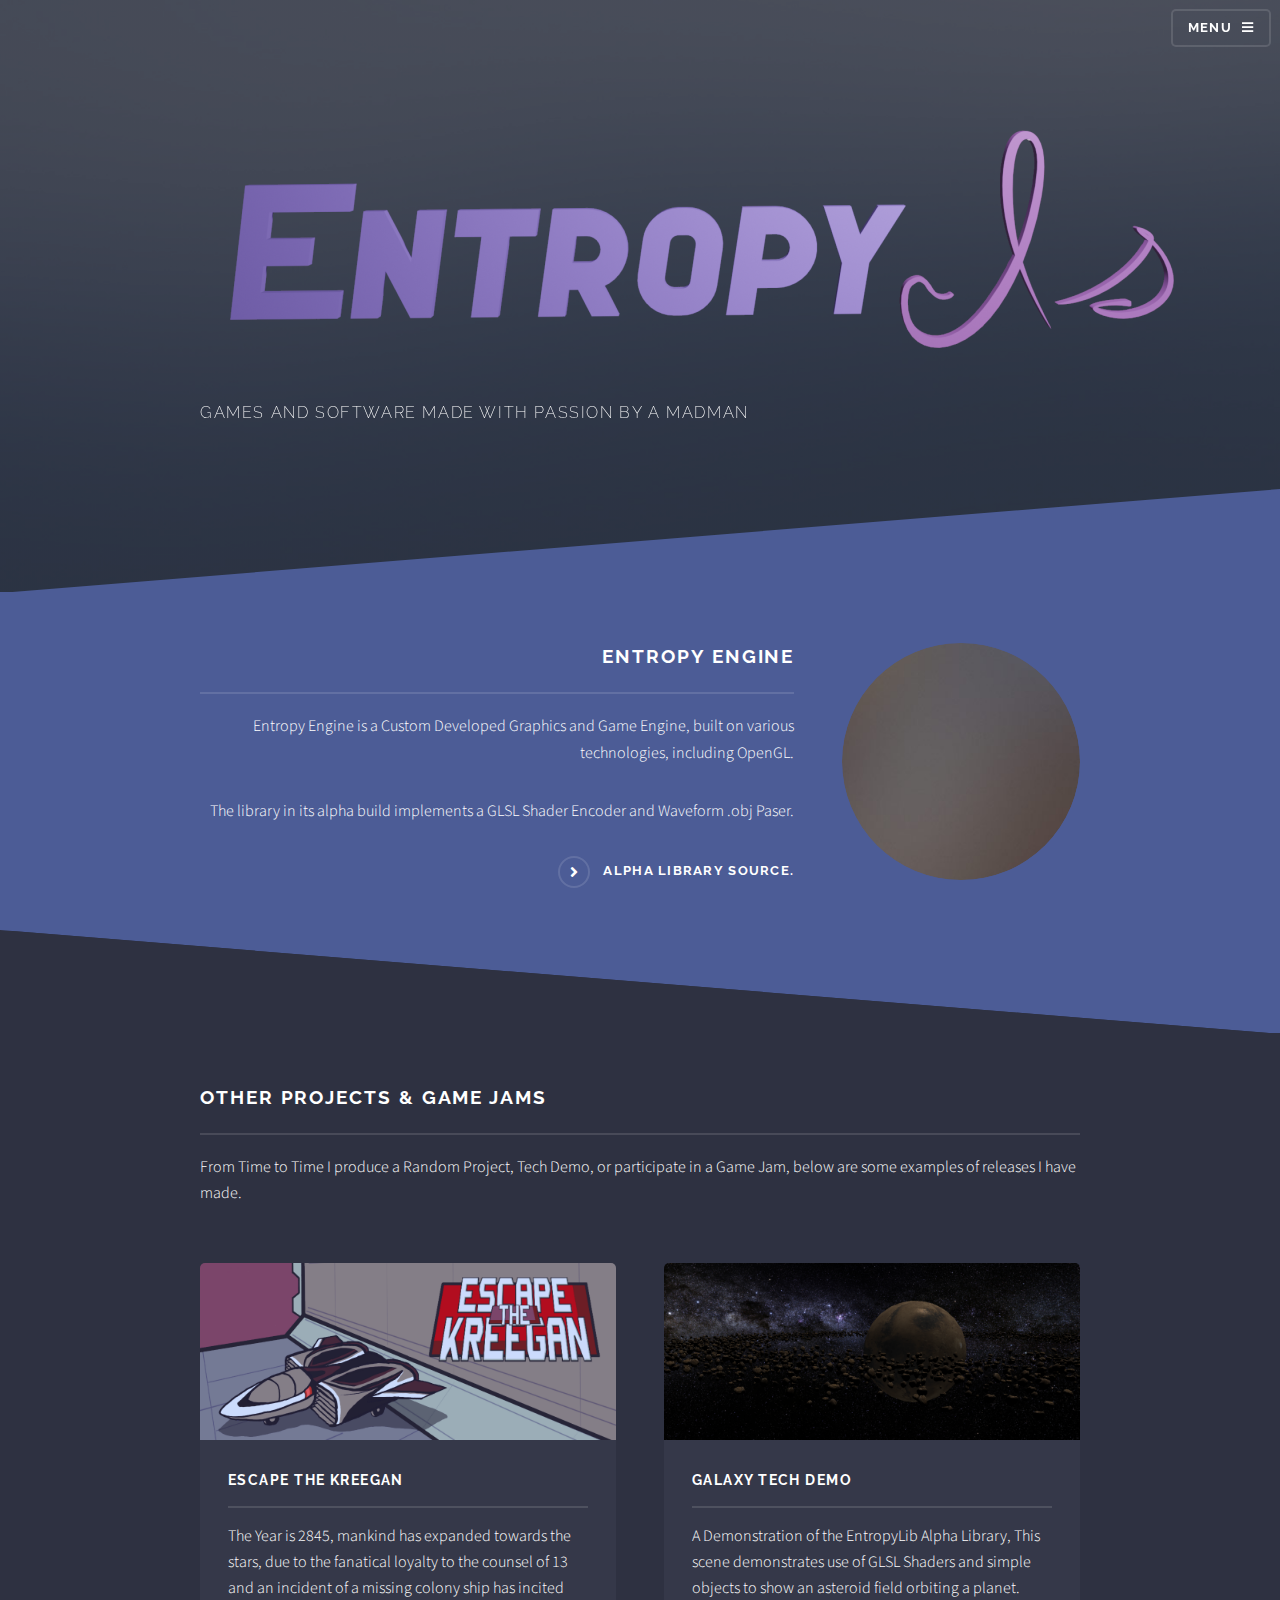
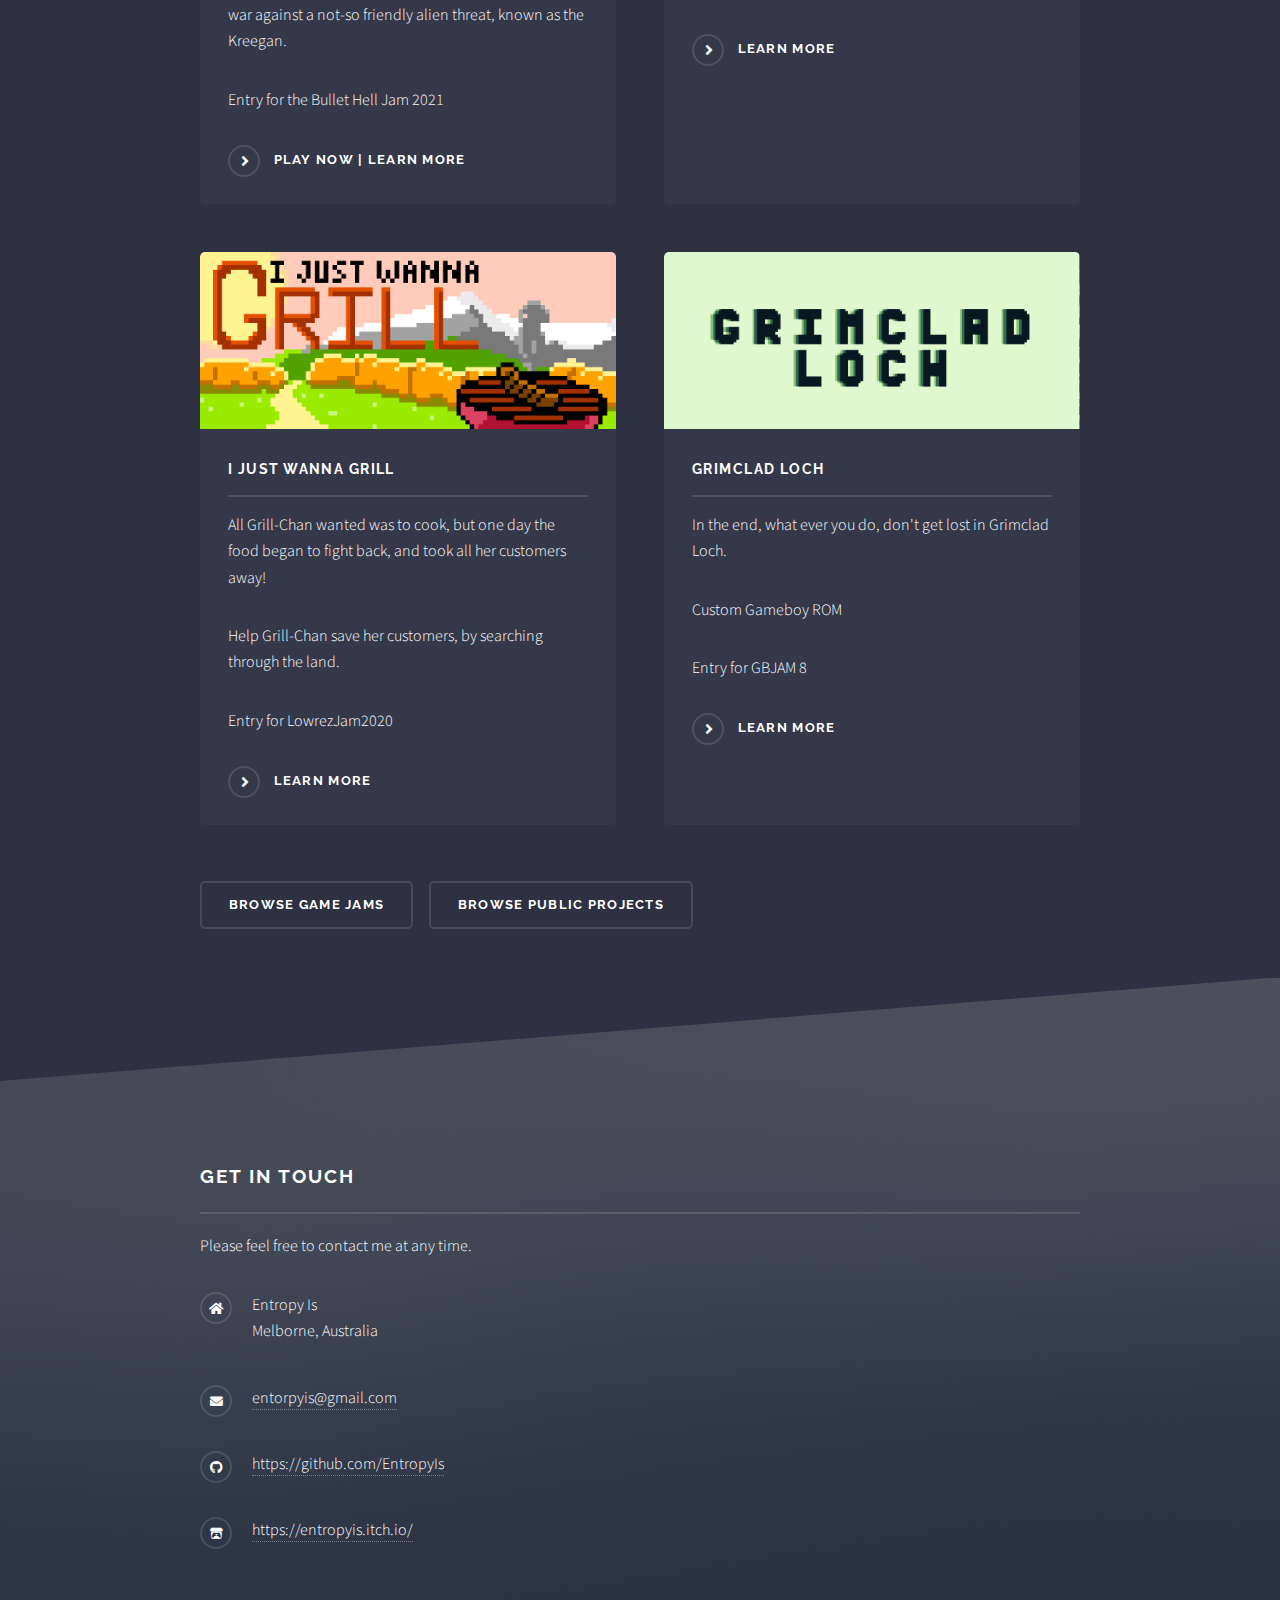
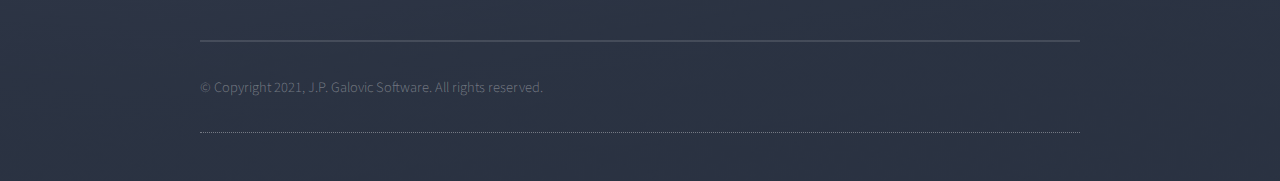
<file: index.html>
<!DOCTYPE HTML>
<!--
	Solid State by HTML5 UP
	html5up.net | @ajlkn
	Free for personal and commercial use under the CCA 3.0 license (html5up.net/license)
-->
<html>
	<head>
		<title>Entorpy Is</title>
		<meta charset="utf-8" />
		<meta name="viewport" content="width=device-width, initial-scale=1, user-scalable=no" />
		<link rel="stylesheet" href="assets/css/main.css" />
		<noscript><link rel="stylesheet" href="assets/css/noscript.css" /></noscript>
	</head>
	<body class="is-preload">

		<!-- Page Wrapper -->
			<div id="page-wrapper">

				<!-- Header -->
					<header id="header" class="alt">
						<h1><a href="index.html"><img src='images/eiv1_flat.png' alt="Entropy Is" /></a></h1>
						<nav>
							<a href="#menu">Menu</a>
						</nav>
					</header>

				<!-- Menu -->
					<nav id="menu">
						<div class="inner">
							<h2>Menu</h2>
							<ul class="links">
								<li><a href="index.html">Home</a></li>
							</ul>
							<a href="#" class="close">Close</a>
						</div>
					</nav>

				<!-- Banner -->
					<section id="banner">
						<div class="inner">
							<div class="logo"><img src='images/eiv1_flat.png' alt="Entropy Is" /></span></div>
							<p>Games And Software Made With Passion by a Madman</p>
						</div>
					</section>

				<!-- Wrapper -->
					<section id="wrapper">

						<!-- One -->
							<section id="one" class="wrapper spotlight style1">
								<div class="inner">
									<a href="#" class="image"><img src="images/pic01.jpg" alt="" /></a>
									<div class="content">
										<h2 class="major">Entropy Engine</h2>
										<p>Entropy Engine is a Custom Developed Graphics and Game Engine, built on various technologies, including OpenGL.</p>
										<p>The library in its alpha build implements a GLSL Shader Encoder and Waveform .obj Paser.</p>
										<a href="https://github.com/EntropyIs/EntropyLib" class="special">Alpha Library Source.</a>
									</div>
								</div>
							</section>

						<!-- Two
							<section id="two" class="wrapper alt spotlight style2">
								<div class="inner">
									<a href="#" class="image"><img src="images/pic02.jpg" alt="" /></a>
									<div class="content">
										<h2 class="major">Tempus adipiscing</h2>
										<p>Lorem ipsum dolor sit amet, etiam lorem adipiscing elit. Cras turpis ante, nullam sit amet turpis non, sollicitudin posuere urna. Mauris id tellus arcu. Nunc vehicula id nulla dignissim dapibus. Nullam ultrices, neque et faucibus viverra, ex nulla cursus.</p>
										<a href="#" class="special">Learn more</a>
									</div>
								</div>
							</section>

						<!-- Three
							<section id="three" class="wrapper spotlight style3">
								<div class="inner">
									<a href="#" class="image"><img src="images/pic03.jpg" alt="" /></a>
									<div class="content">
										<h2 class="major">Nullam dignissim</h2>
										<p>Lorem ipsum dolor sit amet, etiam lorem adipiscing elit. Cras turpis ante, nullam sit amet turpis non, sollicitudin posuere urna. Mauris id tellus arcu. Nunc vehicula id nulla dignissim dapibus. Nullam ultrices, neque et faucibus viverra, ex nulla cursus.</p>
										<a href="#" class="special">Learn more</a>
									</div>
								</div>
							</section>
						-->

						<!-- Four -->
							<section id="four" class="wrapper alt style1">
								<div class="inner">
									<h2 class="major">Other Projects & Game Jams</h2>
									<p>From Time to Time I produce a Random Project, Tech Demo, or participate in a Game Jam, below are some examples of releases I have made.</p>
									<section class="features">
										<article>
											<a href="#" class="image"><img src="images/escape_the_kreegan_banner.png" alt="" /></a>
											<h3 class="major">Escape The Kreegan</h3>
											<p>The Year is 2845, mankind has expanded towards the stars, due to the fanatical loyalty to the counsel of 13 and an incident of a missing colony ship has incited war against a not-so friendly alien threat, known as the Kreegan.</p>
											<p>Entry for the Bullet Hell Jam 2021</p>
											<a href="https://entropyis.itch.io/escape-kreegan" class="special">Play Now | Learn more</a>
										</article>
										<article>
											<a href="#" class="image"><img src="images/asteroids_demo.png" alt="" /></a>
											<h3 class="major">Galaxy Tech Demo</h3>
											<p>A Demonstration of the EntropyLib Alpha Library, This scene demonstrates use of GLSL Shaders and simple objects to show an asteroid field orbiting a planet.</p>
											<a href="https://github.com/EntropyIs/EntropyLib_Asteroids" class="special">Learn more</a>
										</article>
										<article>
											<a href="#" class="image"><img src="images/wanna_grill_banner.png" alt="I Just Wanna Grill." /></a>
											<h3 class="major">I Just Wanna Grill</h3>
											<p>All Grill-Chan wanted was to cook, but one day the food began to fight back, and took all her customers away!</p>
											<p>Help Grill-Chan save her customers, by searching through the land.</p>
											<p>Entry for LowrezJam2020</p>
											<a href="https://entropyis.itch.io/justwannagrill" class="special">Learn more</a>
										</article>
										<article>
											<a href="#" class="image"><img src="images/grimclad_loch_banner.png" alt="Grimclad Loch" /></a>
											<h3 class="major">Grimclad Loch</h3>
											<p>In the end, what ever you do, don't get lost in Grimclad Loch.</p>
											<p>Custom Gameboy ROM</p>
											<p>Entry for GBJAM 8</p>
											<a href="https://entropyis.itch.io/grimclad-loch" class="special">Learn more</a>
										</article>
									</section>
									<ul class="actions">
										<li><a href="https://entropyis.itch.io/" class="button">Browse Game Jams</a></li>
										<li><a href="https://github.com/EntropyIs" class="button">Browse Public Projects</a></li>
									</ul>
								</div>
							</section>

					</section>

				<!-- Footer -->
					<section id="footer">
						<div class="inner">
							<h2 class="major">Get in touch</h2>
							<p>Please feel free to contact me at any time.</p>
							<ul class="contact">
								<li class="icon solid fa-home">
									Entropy Is<br />
									Melborne, Australia
								</li>
								<li class="icon solid fa-envelope"><a href="mailto:entorpyis@gmail.com">entorpyis@gmail.com</a></li>
								<li class="icon brands fa-github"><a href="https://github.com/EntropyIs">https://github.com/EntropyIs</a></li>
								<li class="icon brands fa-itch-io"><a href="https://entropyis.itch.io/">https://entropyis.itch.io/</li>
							</ul>
							<ul class="copyright">
								<li>&copy; Copyright 2021, J.P. Galovic Software. All rights reserved.</li>
							</ul>
						</div>
					</section>

			</div>

		<!-- Scripts -->
			<script src="assets/js/jquery.min.js"></script>
			<script src="assets/js/jquery.scrollex.min.js"></script>
			<script src="assets/js/browser.min.js"></script>
			<script src="assets/js/breakpoints.min.js"></script>
			<script src="assets/js/util.js"></script>
			<script src="assets/js/main.js"></script>

	</body>
</html>
</file>
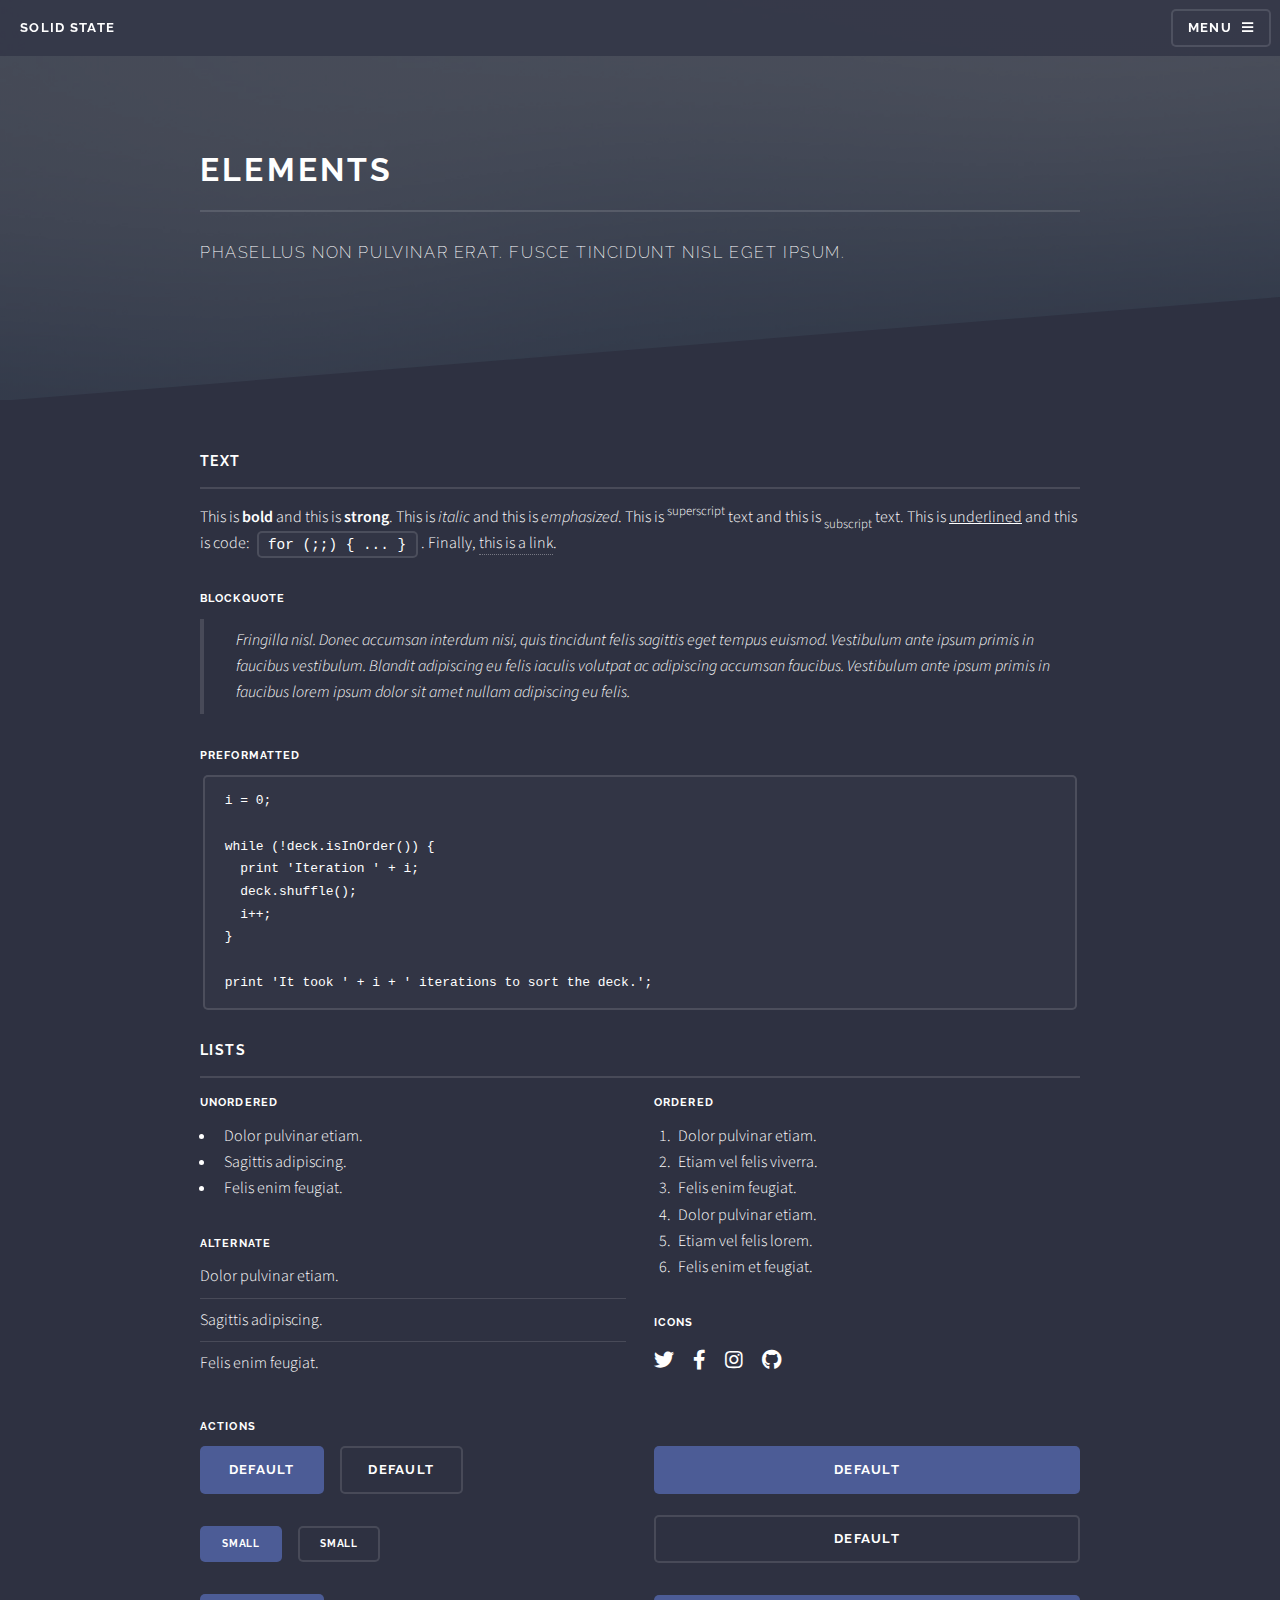
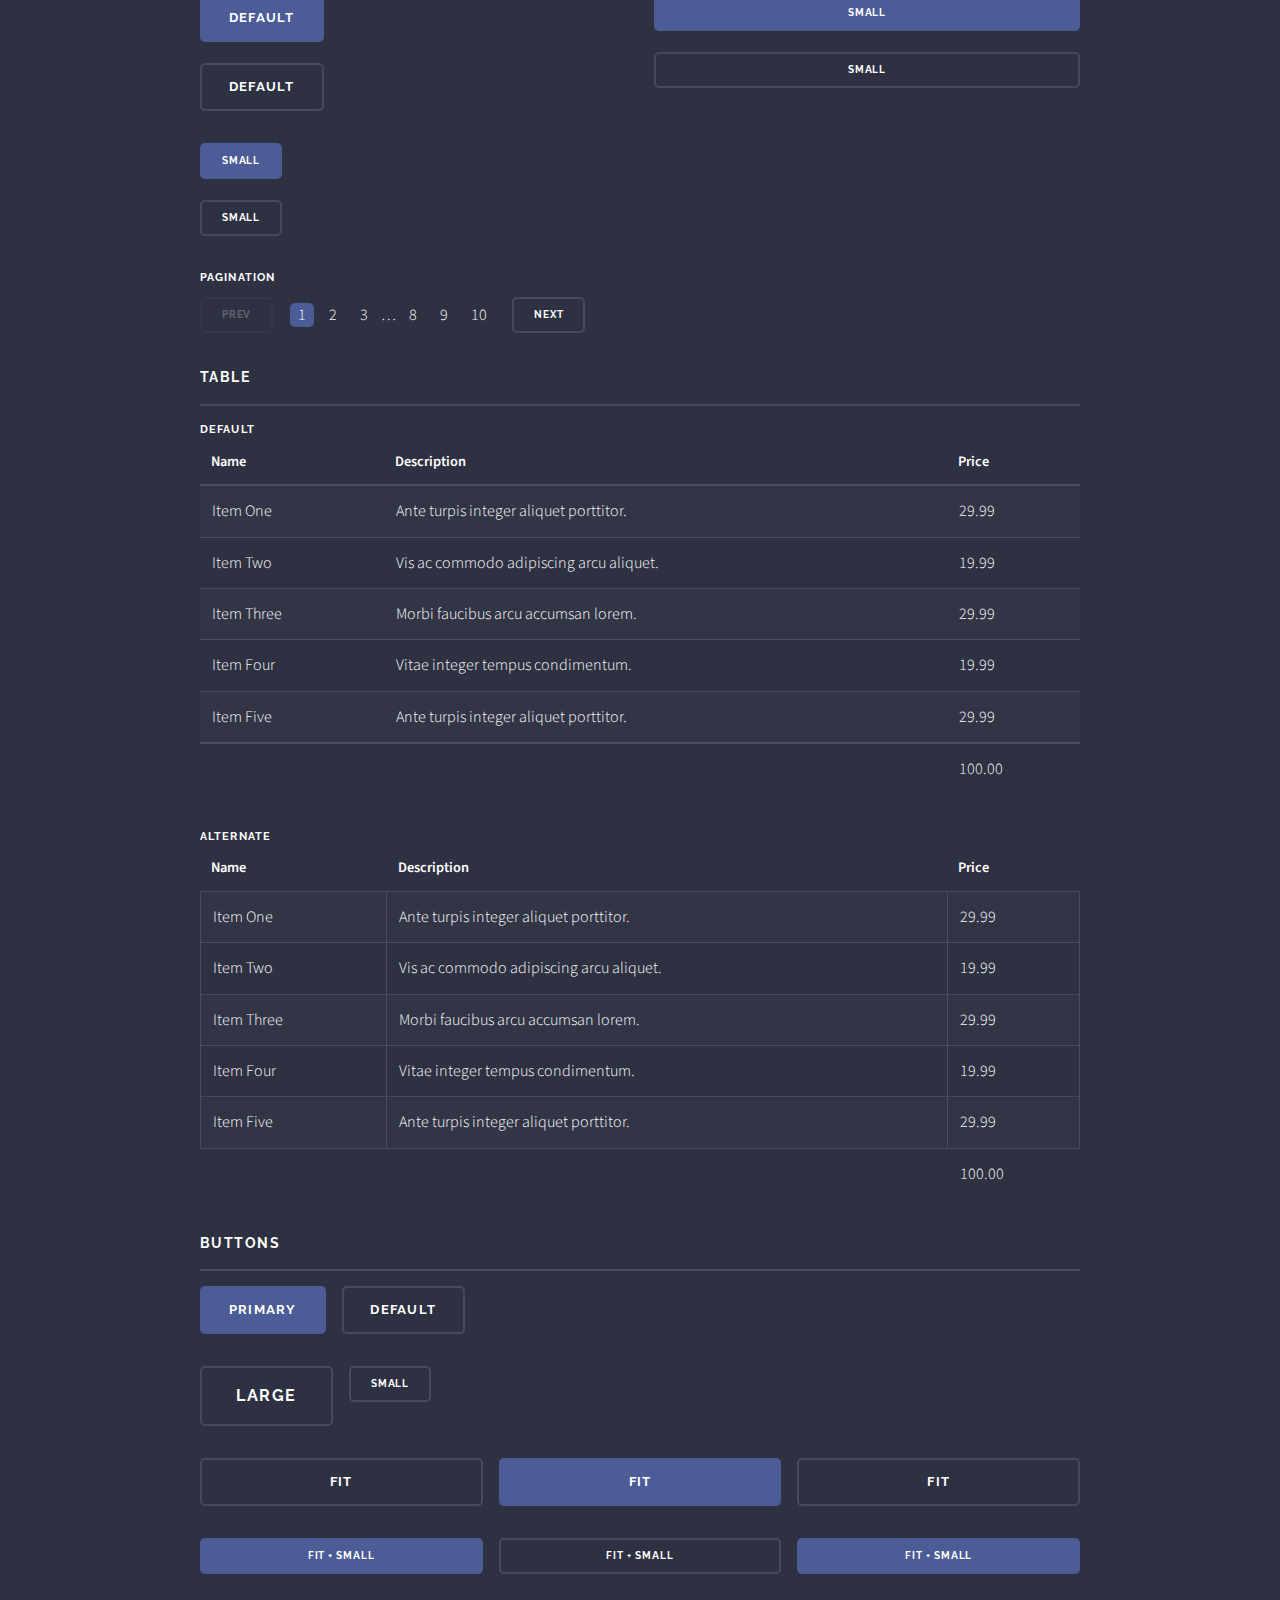
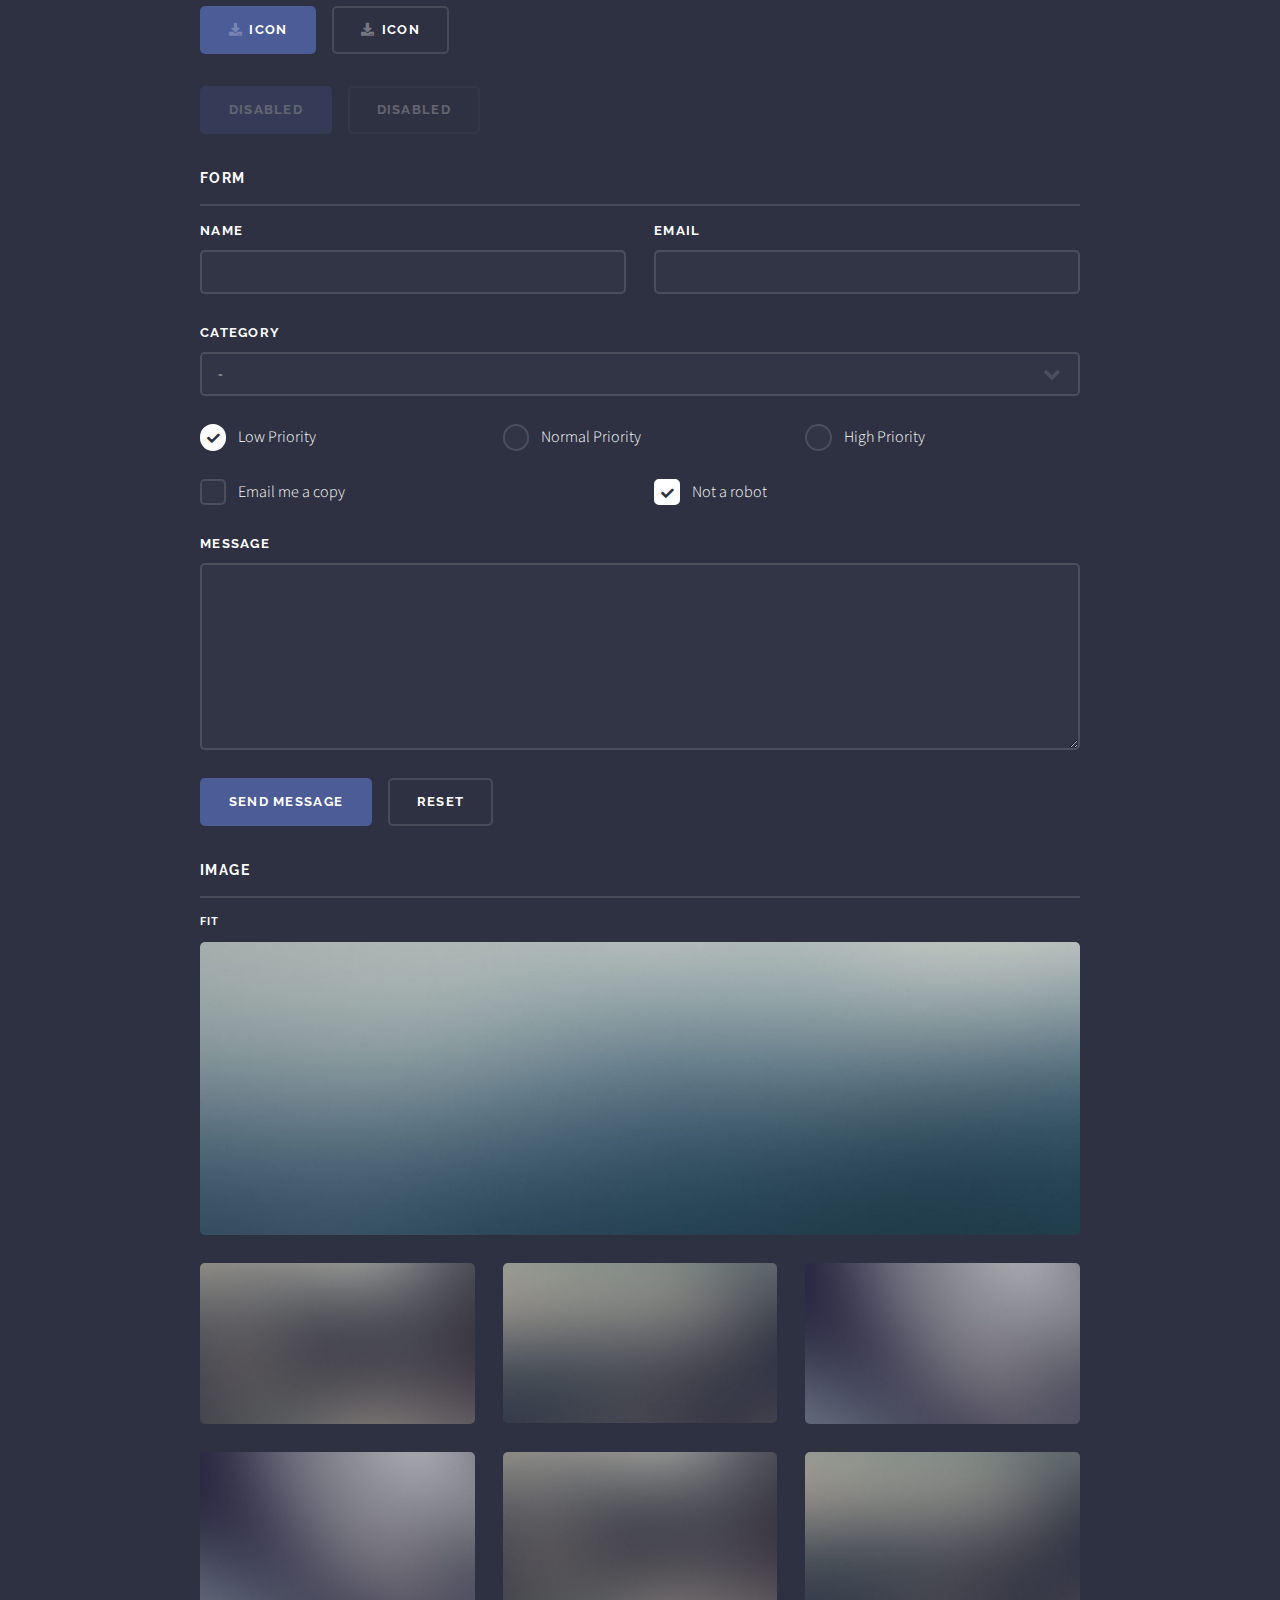
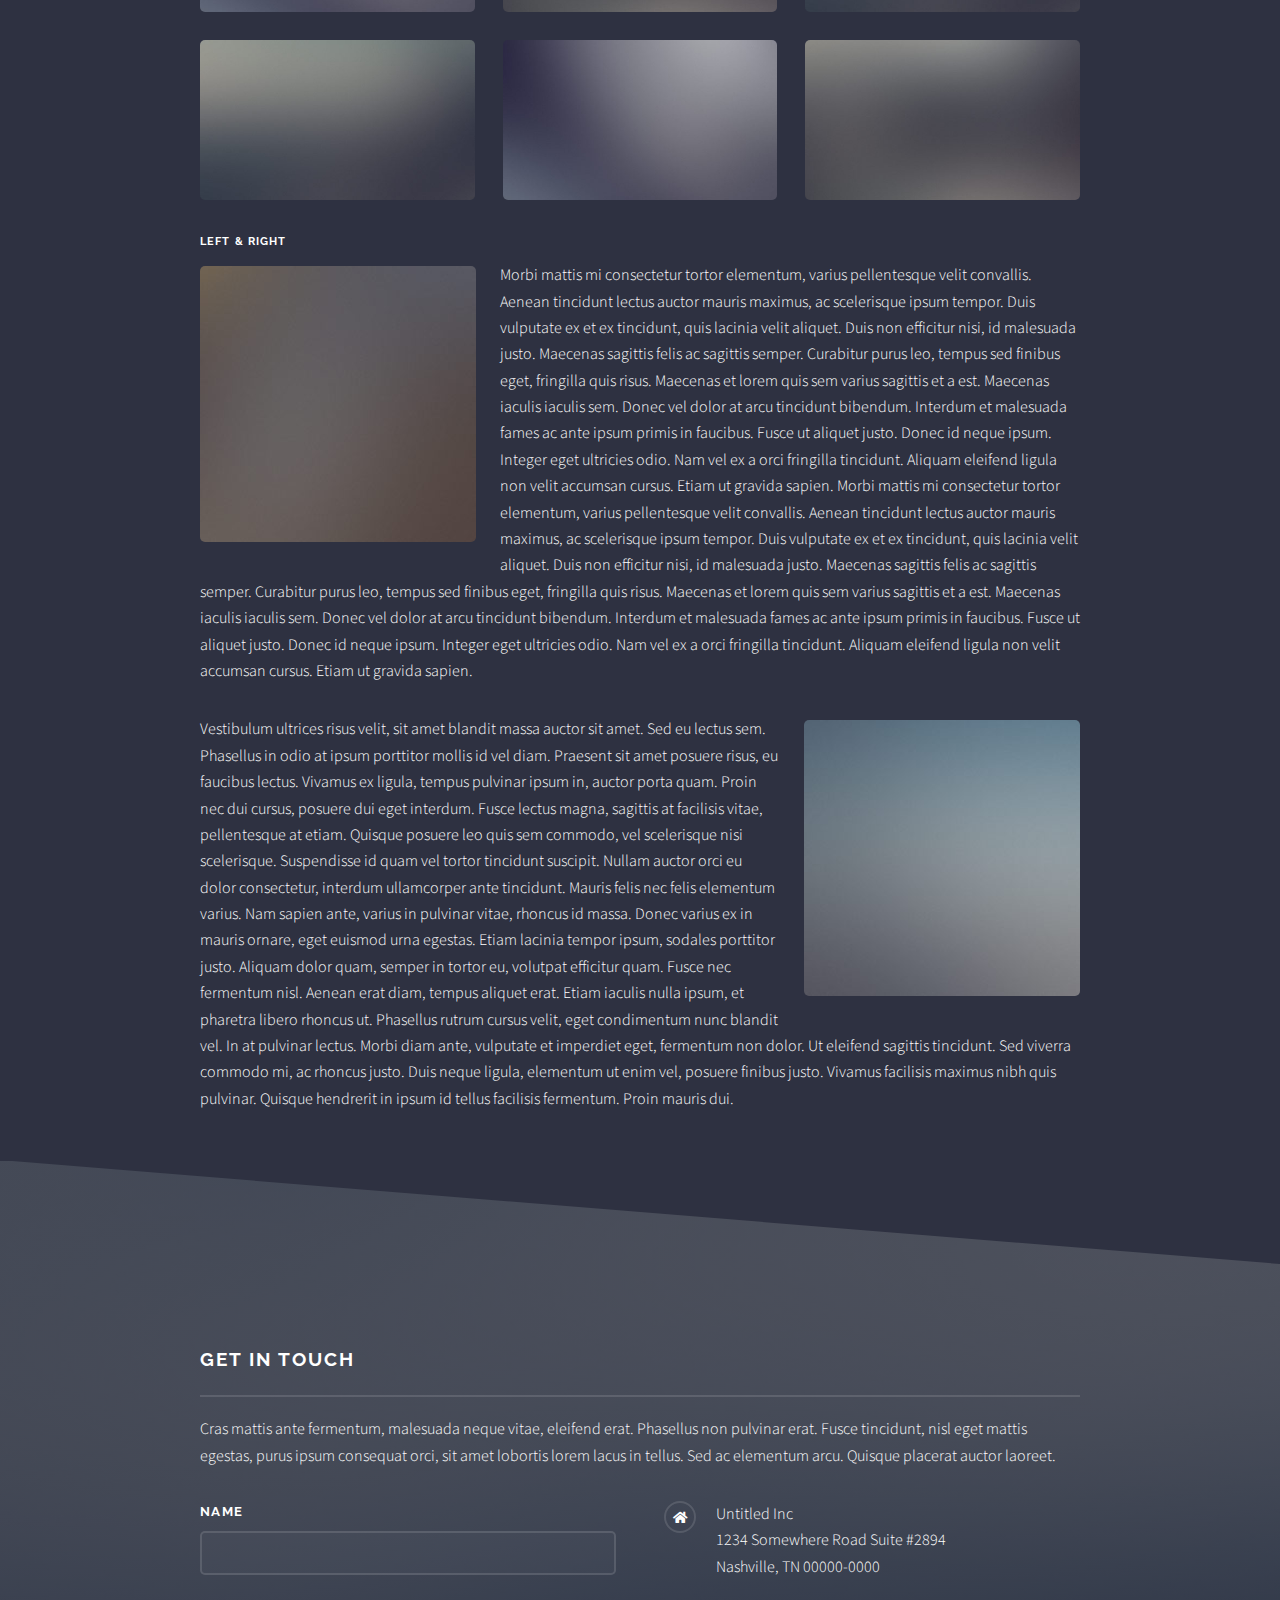
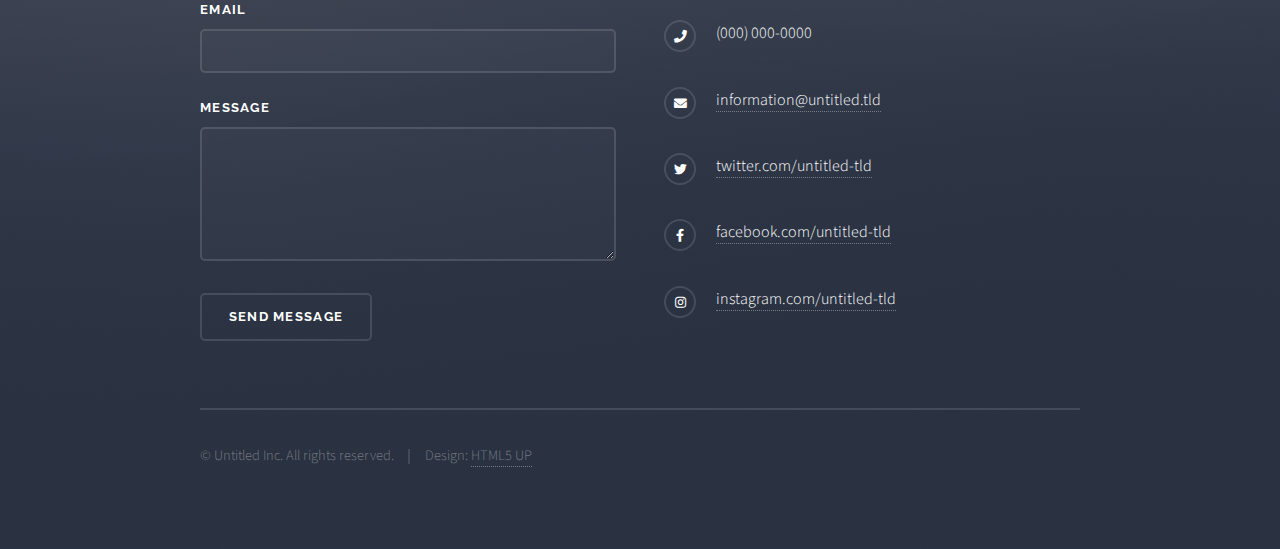
<file: elements.html>
<!DOCTYPE HTML>
<!--
	Solid State by HTML5 UP
	html5up.net | @ajlkn
	Free for personal and commercial use under the CCA 3.0 license (html5up.net/license)
-->
<html>
	<head>
		<title>Elements - Solid State by HTML5 UP</title>
		<meta charset="utf-8" />
		<meta name="viewport" content="width=device-width, initial-scale=1, user-scalable=no" />
		<link rel="stylesheet" href="assets/css/main.css" />
		<noscript><link rel="stylesheet" href="assets/css/noscript.css" /></noscript>
	</head>
	<body class="is-preload">

		<!-- Page Wrapper -->
			<div id="page-wrapper">

				<!-- Header -->
					<header id="header">
						<h1><a href="index.html">Solid State</a></h1>
						<nav>
							<a href="#menu">Menu</a>
						</nav>
					</header>

				<!-- Menu -->
					<nav id="menu">
						<div class="inner">
							<h2>Menu</h2>
							<ul class="links">
								<li><a href="index.html">Home</a></li>
								<li><a href="generic.html">Generic</a></li>
								<li><a href="elements.html">Elements</a></li>
								<li><a href="#">Log In</a></li>
								<li><a href="#">Sign Up</a></li>
							</ul>
							<a href="#" class="close">Close</a>
						</div>
					</nav>

				<!-- Wrapper -->
					<section id="wrapper">
						<header>
							<div class="inner">
								<h2>Elements</h2>
								<p>Phasellus non pulvinar erat. Fusce tincidunt nisl eget ipsum.</p>
							</div>
						</header>

						<!-- Content -->
							<div class="wrapper">
								<div class="inner">

									<section>
										<h3 class="major">Text</h3>
										<p>This is <b>bold</b> and this is <strong>strong</strong>. This is <i>italic</i> and this is <em>emphasized</em>.
										This is <sup>superscript</sup> text and this is <sub>subscript</sub> text.
										This is <u>underlined</u> and this is code: <code>for (;;) { ... }</code>. Finally, <a href="#">this is a link</a>.</p>
										<h4>Blockquote</h4>
										<blockquote>Fringilla nisl. Donec accumsan interdum nisi, quis tincidunt felis sagittis eget tempus euismod. Vestibulum ante ipsum primis in faucibus vestibulum. Blandit adipiscing eu felis iaculis volutpat ac adipiscing accumsan faucibus. Vestibulum ante ipsum primis in faucibus lorem ipsum dolor sit amet nullam adipiscing eu felis.</blockquote>
										<h4>Preformatted</h4>
										<pre><code>i = 0;

while (!deck.isInOrder()) {
  print 'Iteration ' + i;
  deck.shuffle();
  i++;
}

print 'It took ' + i + ' iterations to sort the deck.';</code></pre>
									</section>

									<section>
										<h3 class="major">Lists</h3>
										<div class="row">
											<div class="col-6 col-12-medium">
												<h4>Unordered</h4>
												<ul>
													<li>Dolor pulvinar etiam.</li>
													<li>Sagittis adipiscing.</li>
													<li>Felis enim feugiat.</li>
												</ul>
												<h4>Alternate</h4>
												<ul class="alt">
													<li>Dolor pulvinar etiam.</li>
													<li>Sagittis adipiscing.</li>
													<li>Felis enim feugiat.</li>
												</ul>
											</div>
											<div class="col-6 col-12-medium">
												<h4>Ordered</h4>
												<ol>
													<li>Dolor pulvinar etiam.</li>
													<li>Etiam vel felis viverra.</li>
													<li>Felis enim feugiat.</li>
													<li>Dolor pulvinar etiam.</li>
													<li>Etiam vel felis lorem.</li>
													<li>Felis enim et feugiat.</li>
												</ol>
												<h4>Icons</h4>
												<ul class="icons">
													<li><a href="#" class="icon brands fa-twitter"><span class="label">Twitter</span></a></li>
													<li><a href="#" class="icon brands fa-facebook-f"><span class="label">Facebook</span></a></li>
													<li><a href="#" class="icon brands fa-instagram"><span class="label">Instagram</span></a></li>
													<li><a href="#" class="icon brands fa-github"><span class="label">Github</span></a></li>
												</ul>
											</div>
										</div>
										<h4>Actions</h4>
										<div class="row">
											<div class="col-6 col-12-medium">
												<ul class="actions">
													<li><a href="#" class="button primary">Default</a></li>
													<li><a href="#" class="button">Default</a></li>
												</ul>
												<ul class="actions small">
													<li><a href="#" class="button primary small">Small</a></li>
													<li><a href="#" class="button small">Small</a></li>
												</ul>
												<ul class="actions stacked">
													<li><a href="#" class="button primary">Default</a></li>
													<li><a href="#" class="button">Default</a></li>
												</ul>
												<ul class="actions stacked small">
													<li><a href="#" class="button primary small">Small</a></li>
													<li><a href="#" class="button small">Small</a></li>
												</ul>
											</div>
											<div class="col-6 col-12-medium">
												<ul class="actions stacked">
													<li><a href="#" class="button primary fit">Default</a></li>
													<li><a href="#" class="button fit">Default</a></li>
												</ul>
												<ul class="actions stacked small">
													<li><a href="#" class="button primary small fit">Small</a></li>
													<li><a href="#" class="button small fit">Small</a></li>
												</ul>
											</div>
										</div>
										<h4>Pagination</h4>
										<ul class="pagination">
											<li><span class="button small disabled">Prev</span></li>
											<li><a href="#" class="page active">1</a></li>
											<li><a href="#" class="page">2</a></li>
											<li><a href="#" class="page">3</a></li>
											<li><span>&hellip;</span></li>
											<li><a href="#" class="page">8</a></li>
											<li><a href="#" class="page">9</a></li>
											<li><a href="#" class="page">10</a></li>
											<li><a href="#" class="button small">Next</a></li>
										</ul>
									</section>

									<section>
										<h3 class="major">Table</h3>
										<h4>Default</h4>
										<div class="table-wrapper">
											<table>
												<thead>
													<tr>
														<th>Name</th>
														<th>Description</th>
														<th>Price</th>
													</tr>
												</thead>
												<tbody>
													<tr>
														<td>Item One</td>
														<td>Ante turpis integer aliquet porttitor.</td>
														<td>29.99</td>
													</tr>
													<tr>
														<td>Item Two</td>
														<td>Vis ac commodo adipiscing arcu aliquet.</td>
														<td>19.99</td>
													</tr>
													<tr>
														<td>Item Three</td>
														<td> Morbi faucibus arcu accumsan lorem.</td>
														<td>29.99</td>
													</tr>
													<tr>
														<td>Item Four</td>
														<td>Vitae integer tempus condimentum.</td>
														<td>19.99</td>
													</tr>
													<tr>
														<td>Item Five</td>
														<td>Ante turpis integer aliquet porttitor.</td>
														<td>29.99</td>
													</tr>
												</tbody>
												<tfoot>
													<tr>
														<td colspan="2"></td>
														<td>100.00</td>
													</tr>
												</tfoot>
											</table>
										</div>

										<h4>Alternate</h4>
										<div class="table-wrapper">
											<table class="alt">
												<thead>
													<tr>
														<th>Name</th>
														<th>Description</th>
														<th>Price</th>
													</tr>
												</thead>
												<tbody>
													<tr>
														<td>Item One</td>
														<td>Ante turpis integer aliquet porttitor.</td>
														<td>29.99</td>
													</tr>
													<tr>
														<td>Item Two</td>
														<td>Vis ac commodo adipiscing arcu aliquet.</td>
														<td>19.99</td>
													</tr>
													<tr>
														<td>Item Three</td>
														<td> Morbi faucibus arcu accumsan lorem.</td>
														<td>29.99</td>
													</tr>
													<tr>
														<td>Item Four</td>
														<td>Vitae integer tempus condimentum.</td>
														<td>19.99</td>
													</tr>
													<tr>
														<td>Item Five</td>
														<td>Ante turpis integer aliquet porttitor.</td>
														<td>29.99</td>
													</tr>
												</tbody>
												<tfoot>
													<tr>
														<td colspan="2"></td>
														<td>100.00</td>
													</tr>
												</tfoot>
											</table>
										</div>
									</section>

									<section>
										<h3 class="major">Buttons</h3>
										<ul class="actions">
											<li><a href="#" class="button primary">Primary</a></li>
											<li><a href="#" class="button">Default</a></li>
										</ul>
										<ul class="actions">
											<li><a href="#" class="button large">Large</a></li>
											<li><a href="#" class="button small">Small</a></li>
										</ul>
										<ul class="actions fit">
											<li><a href="#" class="button fit">Fit</a></li>
											<li><a href="#" class="button primary fit">Fit</a></li>
											<li><a href="#" class="button fit">Fit</a></li>
										</ul>
										<ul class="actions fit small">
											<li><a href="#" class="button primary fit small">Fit + Small</a></li>
											<li><a href="#" class="button fit small">Fit + Small</a></li>
											<li><a href="#" class="button primary fit small">Fit + Small</a></li>
										</ul>
										<ul class="actions">
											<li><a href="#" class="button primary icon solid fa-download">Icon</a></li>
											<li><a href="#" class="button icon solid fa-download">Icon</a></li>
										</ul>
										<ul class="actions">
											<li><span class="button primary disabled">Disabled</span></li>
											<li><span class="button disabled">Disabled</span></li>
										</ul>
									</section>

									<section>
										<h3 class="major">Form</h3>
										<form method="post" action="#">
											<div class="row gtr-uniform">
												<div class="col-6 col-12-xsmall">
													<label for="demo-name">Name</label>
													<input type="text" name="demo-name" id="demo-name" value="" />
												</div>
												<div class="col-6 col-12-xsmall">
													<label for="demo-email">Email</label>
													<input type="email" name="demo-email" id="demo-email" value="" />
												</div>
												<div class="col-12">
													<label for="demo-category">Category</label>
													<select name="demo-category" id="demo-category">
														<option value="">-</option>
														<option value="1">Manufacturing</option>
														<option value="1">Shipping</option>
														<option value="1">Administration</option>
														<option value="1">Human Resources</option>
													</select>
												</div>
												<div class="col-4 col-12-small">
													<input type="radio" id="demo-priority-low" name="demo-priority" checked>
													<label for="demo-priority-low">Low Priority</label>
												</div>
												<div class="col-4 col-12-small">
													<input type="radio" id="demo-priority-normal" name="demo-priority">
													<label for="demo-priority-normal">Normal Priority</label>
												</div>
												<div class="col-4 col-12-small">
													<input type="radio" id="demo-priority-high" name="demo-priority">
													<label for="demo-priority-high">High Priority</label>
												</div>
												<div class="col-6 col-12-small">
													<input type="checkbox" id="demo-copy" name="demo-copy">
													<label for="demo-copy">Email me a copy</label>
												</div>
												<div class="col-6 col-12-small">
													<input type="checkbox" id="demo-human" name="demo-human" checked>
													<label for="demo-human">Not a robot</label>
												</div>
												<div class="col-12">
													<label for="demo-message">Message</label>
													<textarea name="demo-message" id="demo-message" rows="6"></textarea>
												</div>
												<div class="col-12">
													<ul class="actions">
														<li><input type="submit" value="Send Message" class="primary" /></li>
														<li><input type="reset" value="Reset" /></li>
													</ul>
												</div>
											</div>
										</form>
									</section>

									<section>
										<h3 class="major">Image</h3>
										<h4>Fit</h4>
										<div class="box alt">
											<div class="row gtr-uniform">
												<div class="col-12"><span class="image fit"><img src="images/pic08.jpg" alt="" /></span></div>
												<div class="col-4"><span class="image fit"><img src="images/pic05.jpg" alt="" /></span></div>
												<div class="col-4"><span class="image fit"><img src="images/pic06.jpg" alt="" /></span></div>
												<div class="col-4"><span class="image fit"><img src="images/pic07.jpg" alt="" /></span></div>
												<div class="col-4"><span class="image fit"><img src="images/pic07.jpg" alt="" /></span></div>
												<div class="col-4"><span class="image fit"><img src="images/pic05.jpg" alt="" /></span></div>
												<div class="col-4"><span class="image fit"><img src="images/pic06.jpg" alt="" /></span></div>
												<div class="col-4"><span class="image fit"><img src="images/pic06.jpg" alt="" /></span></div>
												<div class="col-4"><span class="image fit"><img src="images/pic07.jpg" alt="" /></span></div>
												<div class="col-4"><span class="image fit"><img src="images/pic05.jpg" alt="" /></span></div>
											</div>
										</div>
										<h4>Left &amp; Right</h4>
										<p><span class="image left"><img src="images/pic01.jpg" alt="" /></span>Morbi mattis mi consectetur tortor elementum, varius pellentesque velit convallis. Aenean tincidunt lectus auctor mauris maximus, ac scelerisque ipsum tempor. Duis vulputate ex et ex tincidunt, quis lacinia velit aliquet. Duis non efficitur nisi, id malesuada justo. Maecenas sagittis felis ac sagittis semper. Curabitur purus leo, tempus sed finibus eget, fringilla quis risus. Maecenas et lorem quis sem varius sagittis et a est. Maecenas iaculis iaculis sem. Donec vel dolor at arcu tincidunt bibendum. Interdum et malesuada fames ac ante ipsum primis in faucibus. Fusce ut aliquet justo. Donec id neque ipsum. Integer eget ultricies odio. Nam vel ex a orci fringilla tincidunt. Aliquam eleifend ligula non velit accumsan cursus. Etiam ut gravida sapien. Morbi mattis mi consectetur tortor elementum, varius pellentesque velit convallis. Aenean tincidunt lectus auctor mauris maximus, ac scelerisque ipsum tempor. Duis vulputate ex et ex tincidunt, quis lacinia velit aliquet. Duis non efficitur nisi, id malesuada justo. Maecenas sagittis felis ac sagittis semper. Curabitur purus leo, tempus sed finibus eget, fringilla quis risus. Maecenas et lorem quis sem varius sagittis et a est. Maecenas iaculis iaculis sem. Donec vel dolor at arcu tincidunt bibendum. Interdum et malesuada fames ac ante ipsum primis in faucibus. Fusce ut aliquet justo. Donec id neque ipsum. Integer eget ultricies odio. Nam vel ex a orci fringilla tincidunt. Aliquam eleifend ligula non velit accumsan cursus. Etiam ut gravida sapien.</p>
										<p><span class="image right"><img src="images/pic02.jpg" alt="" /></span>Vestibulum ultrices risus velit, sit amet blandit massa auctor sit amet. Sed eu lectus sem. Phasellus in odio at ipsum porttitor mollis id vel diam. Praesent sit amet posuere risus, eu faucibus lectus. Vivamus ex ligula, tempus pulvinar ipsum in, auctor porta quam. Proin nec dui cursus, posuere dui eget interdum. Fusce lectus magna, sagittis at facilisis vitae, pellentesque at etiam. Quisque posuere leo quis sem commodo, vel scelerisque nisi scelerisque. Suspendisse id quam vel tortor tincidunt suscipit. Nullam auctor orci eu dolor consectetur, interdum ullamcorper ante tincidunt. Mauris felis nec felis elementum varius. Nam sapien ante, varius in pulvinar vitae, rhoncus id massa. Donec varius ex in mauris ornare, eget euismod urna egestas. Etiam lacinia tempor ipsum, sodales porttitor justo. Aliquam dolor quam, semper in tortor eu, volutpat efficitur quam. Fusce nec fermentum nisl. Aenean erat diam, tempus aliquet erat. Etiam iaculis nulla ipsum, et pharetra libero rhoncus ut. Phasellus rutrum cursus velit, eget condimentum nunc blandit vel. In at pulvinar lectus. Morbi diam ante, vulputate et imperdiet eget, fermentum non dolor. Ut eleifend sagittis tincidunt. Sed viverra commodo mi, ac rhoncus justo. Duis neque ligula, elementum ut enim vel, posuere finibus justo. Vivamus facilisis maximus nibh quis pulvinar. Quisque hendrerit in ipsum id tellus facilisis fermentum. Proin mauris dui.</p>
									</section>

								</div>
							</div>

					</section>

				<!-- Footer -->
					<section id="footer">
						<div class="inner">
							<h2 class="major">Get in touch</h2>
							<p>Cras mattis ante fermentum, malesuada neque vitae, eleifend erat. Phasellus non pulvinar erat. Fusce tincidunt, nisl eget mattis egestas, purus ipsum consequat orci, sit amet lobortis lorem lacus in tellus. Sed ac elementum arcu. Quisque placerat auctor laoreet.</p>
							<form method="post" action="#">
								<div class="fields">
									<div class="field">
										<label for="name">Name</label>
										<input type="text" name="name" id="name" />
									</div>
									<div class="field">
										<label for="email">Email</label>
										<input type="email" name="email" id="email" />
									</div>
									<div class="field">
										<label for="message">Message</label>
										<textarea name="message" id="message" rows="4"></textarea>
									</div>
								</div>
								<ul class="actions">
									<li><input type="submit" value="Send Message" /></li>
								</ul>
							</form>
							<ul class="contact">
								<li class="icon solid fa-home">
									Untitled Inc<br />
									1234 Somewhere Road Suite #2894<br />
									Nashville, TN 00000-0000
								</li>
								<li class="icon solid fa-phone">(000) 000-0000</li>
								<li class="icon solid fa-envelope"><a href="#">information@untitled.tld</a></li>
								<li class="icon brands fa-twitter"><a href="#">twitter.com/untitled-tld</a></li>
								<li class="icon brands fa-facebook-f"><a href="#">facebook.com/untitled-tld</a></li>
								<li class="icon brands fa-instagram"><a href="#">instagram.com/untitled-tld</a></li>
							</ul>
							<ul class="copyright">
								<li>&copy; Untitled Inc. All rights reserved.</li><li>Design: <a href="http://html5up.net">HTML5 UP</a></li>
							</ul>
						</div>
					</section>

			</div>

		<!-- Scripts -->
			<script src="assets/js/jquery.min.js"></script>
			<script src="assets/js/jquery.scrollex.min.js"></script>
			<script src="assets/js/browser.min.js"></script>
			<script src="assets/js/breakpoints.min.js"></script>
			<script src="assets/js/util.js"></script>
			<script src="assets/js/main.js"></script>

	</body>
</html>
</file>
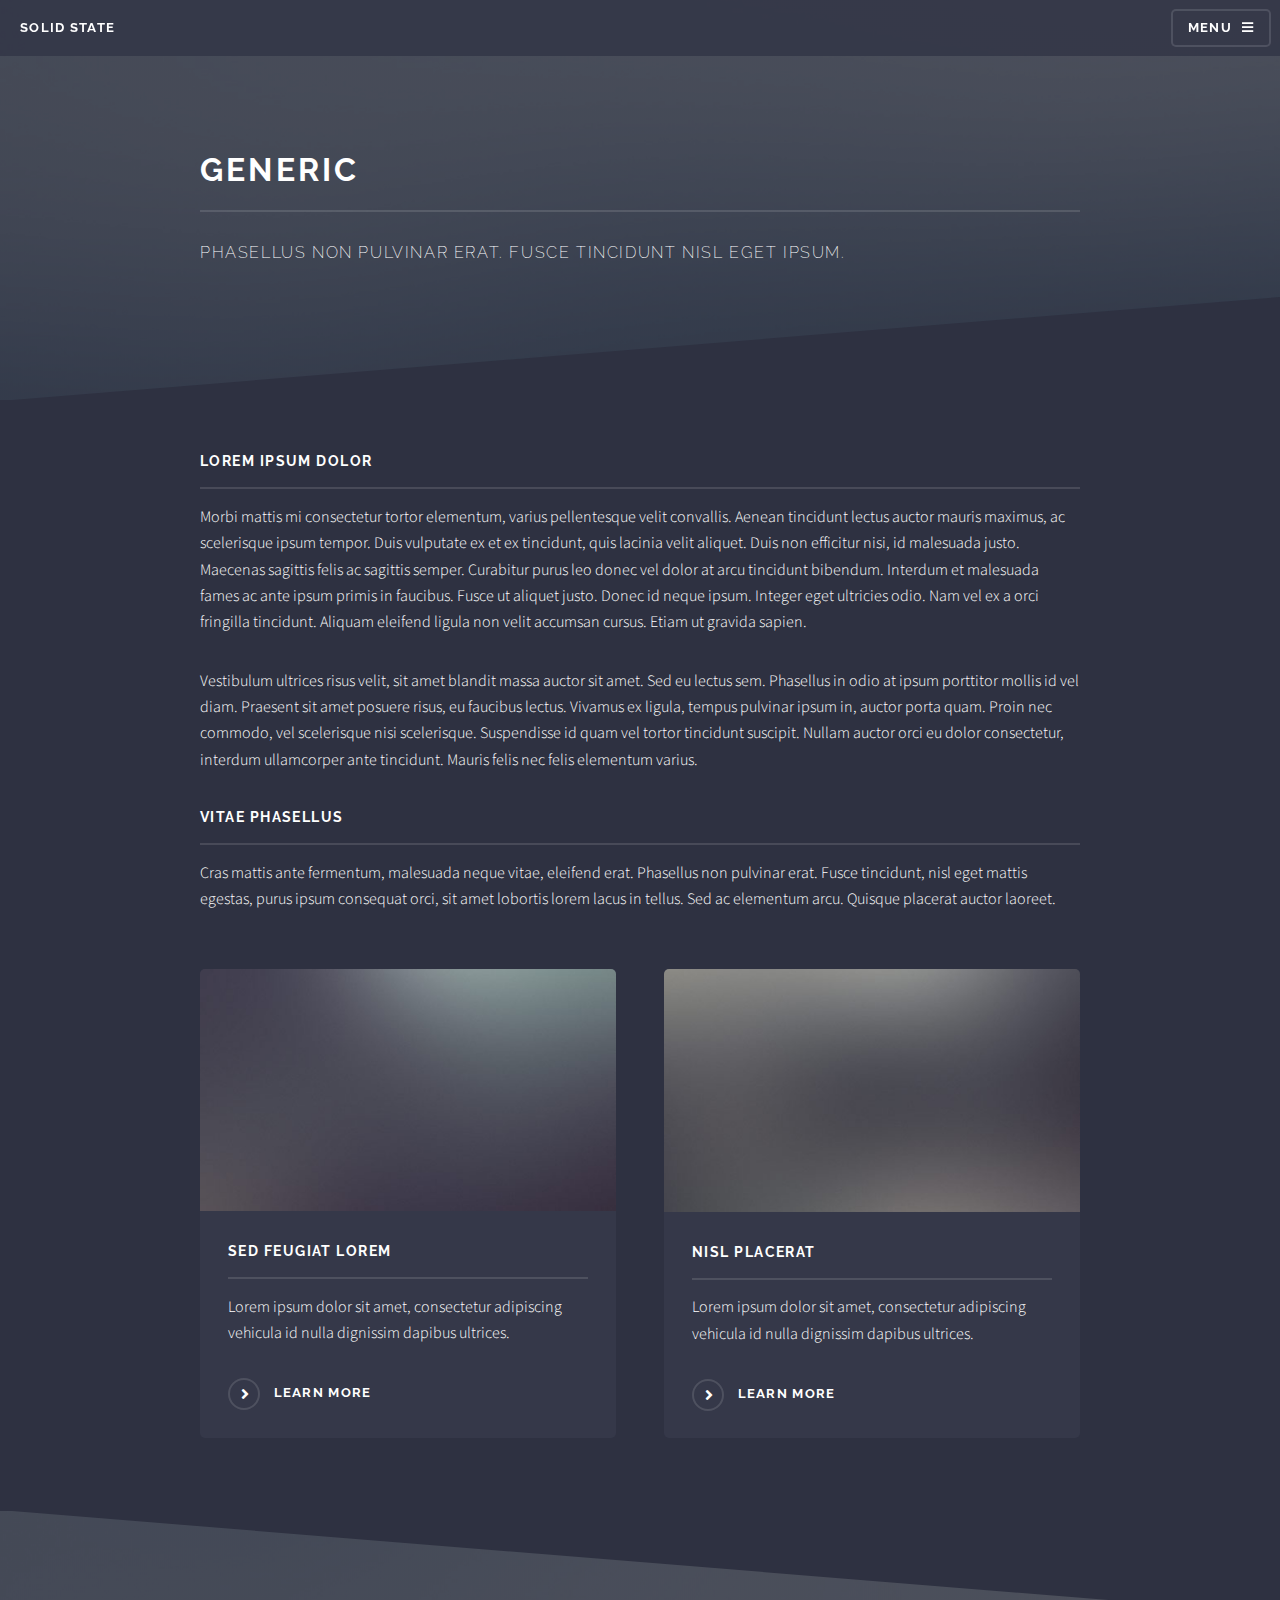
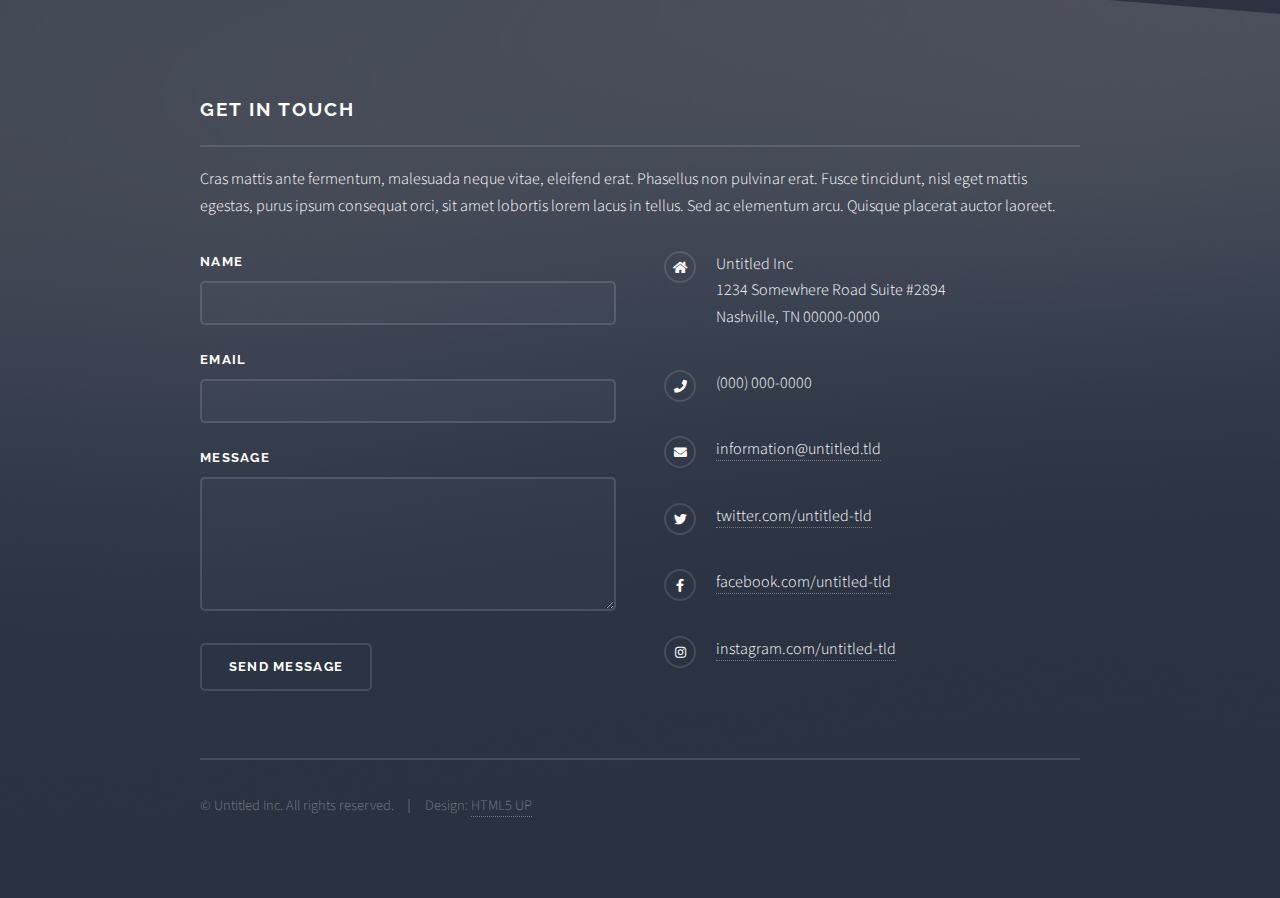
<file: generic.html>
<!DOCTYPE HTML>
<!--
	Solid State by HTML5 UP
	html5up.net | @ajlkn
	Free for personal and commercial use under the CCA 3.0 license (html5up.net/license)
-->
<html>
	<head>
		<title>Generic - Solid State by HTML5 UP</title>
		<meta charset="utf-8" />
		<meta name="viewport" content="width=device-width, initial-scale=1, user-scalable=no" />
		<link rel="stylesheet" href="assets/css/main.css" />
		<noscript><link rel="stylesheet" href="assets/css/noscript.css" /></noscript>
	</head>
	<body class="is-preload">

		<!-- Page Wrapper -->
			<div id="page-wrapper">

				<!-- Header -->
					<header id="header">
						<h1><a href="index.html">Solid State</a></h1>
						<nav>
							<a href="#menu">Menu</a>
						</nav>
					</header>

				<!-- Menu -->
					<nav id="menu">
						<div class="inner">
							<h2>Menu</h2>
							<ul class="links">
								<li><a href="index.html">Home</a></li>
								<li><a href="generic.html">Generic</a></li>
								<li><a href="elements.html">Elements</a></li>
								<li><a href="#">Log In</a></li>
								<li><a href="#">Sign Up</a></li>
							</ul>
							<a href="#" class="close">Close</a>
						</div>
					</nav>

				<!-- Wrapper -->
					<section id="wrapper">
						<header>
							<div class="inner">
								<h2>Generic</h2>
								<p>Phasellus non pulvinar erat. Fusce tincidunt nisl eget ipsum.</p>
							</div>
						</header>

						<!-- Content -->
							<div class="wrapper">
								<div class="inner">

									<h3 class="major">Lorem ipsum dolor</h3>
									<p>Morbi mattis mi consectetur tortor elementum, varius pellentesque velit convallis. Aenean tincidunt lectus auctor mauris maximus, ac scelerisque ipsum tempor. Duis vulputate ex et ex tincidunt, quis lacinia velit aliquet. Duis non efficitur nisi, id malesuada justo. Maecenas sagittis felis ac sagittis semper. Curabitur purus leo donec vel dolor at arcu tincidunt bibendum. Interdum et malesuada fames ac ante ipsum primis in faucibus. Fusce ut aliquet justo. Donec id neque ipsum. Integer eget ultricies odio. Nam vel ex a orci fringilla tincidunt. Aliquam eleifend ligula non velit accumsan cursus. Etiam ut gravida sapien.</p>

									<p>Vestibulum ultrices risus velit, sit amet blandit massa auctor sit amet. Sed eu lectus sem. Phasellus in odio at ipsum porttitor mollis id vel diam. Praesent sit amet posuere risus, eu faucibus lectus. Vivamus ex ligula, tempus pulvinar ipsum in, auctor porta quam. Proin nec commodo, vel scelerisque nisi scelerisque. Suspendisse id quam vel tortor tincidunt suscipit. Nullam auctor orci eu dolor consectetur, interdum ullamcorper ante tincidunt. Mauris felis nec felis elementum varius.</p>

									<h3 class="major">Vitae phasellus</h3>
									<p>Cras mattis ante fermentum, malesuada neque vitae, eleifend erat. Phasellus non pulvinar erat. Fusce tincidunt, nisl eget mattis egestas, purus ipsum consequat orci, sit amet lobortis lorem lacus in tellus. Sed ac elementum arcu. Quisque placerat auctor laoreet.</p>

									<section class="features">
										<article>
											<a href="#" class="image"><img src="images/pic04.jpg" alt="" /></a>
											<h3 class="major">Sed feugiat lorem</h3>
											<p>Lorem ipsum dolor sit amet, consectetur adipiscing vehicula id nulla dignissim dapibus ultrices.</p>
											<a href="#" class="special">Learn more</a>
										</article>
										<article>
											<a href="#" class="image"><img src="images/pic05.jpg" alt="" /></a>
											<h3 class="major">Nisl placerat</h3>
											<p>Lorem ipsum dolor sit amet, consectetur adipiscing vehicula id nulla dignissim dapibus ultrices.</p>
											<a href="#" class="special">Learn more</a>
										</article>
									</section>

								</div>
							</div>

					</section>

				<!-- Footer -->
					<section id="footer">
						<div class="inner">
							<h2 class="major">Get in touch</h2>
							<p>Cras mattis ante fermentum, malesuada neque vitae, eleifend erat. Phasellus non pulvinar erat. Fusce tincidunt, nisl eget mattis egestas, purus ipsum consequat orci, sit amet lobortis lorem lacus in tellus. Sed ac elementum arcu. Quisque placerat auctor laoreet.</p>
							<form method="post" action="#">
								<div class="fields">
									<div class="field">
										<label for="name">Name</label>
										<input type="text" name="name" id="name" />
									</div>
									<div class="field">
										<label for="email">Email</label>
										<input type="email" name="email" id="email" />
									</div>
									<div class="field">
										<label for="message">Message</label>
										<textarea name="message" id="message" rows="4"></textarea>
									</div>
								</div>
								<ul class="actions">
									<li><input type="submit" value="Send Message" /></li>
								</ul>
							</form>
							<ul class="contact">
								<li class="icon solid fa-home">
									Untitled Inc<br />
									1234 Somewhere Road Suite #2894<br />
									Nashville, TN 00000-0000
								</li>
								<li class="icon solid fa-phone">(000) 000-0000</li>
								<li class="icon solid fa-envelope"><a href="#">information@untitled.tld</a></li>
								<li class="icon brands fa-twitter"><a href="#">twitter.com/untitled-tld</a></li>
								<li class="icon brands fa-facebook-f"><a href="#">facebook.com/untitled-tld</a></li>
								<li class="icon brands fa-instagram"><a href="#">instagram.com/untitled-tld</a></li>
							</ul>
							<ul class="copyright">
								<li>&copy; Untitled Inc. All rights reserved.</li><li>Design: <a href="http://html5up.net">HTML5 UP</a></li>
							</ul>
						</div>
					</section>

			</div>

		<!-- Scripts -->
			<script src="assets/js/jquery.min.js"></script>
			<script src="assets/js/jquery.scrollex.min.js"></script>
			<script src="assets/js/browser.min.js"></script>
			<script src="assets/js/breakpoints.min.js"></script>
			<script src="assets/js/util.js"></script>
			<script src="assets/js/main.js"></script>

	</body>
</html>
</file>
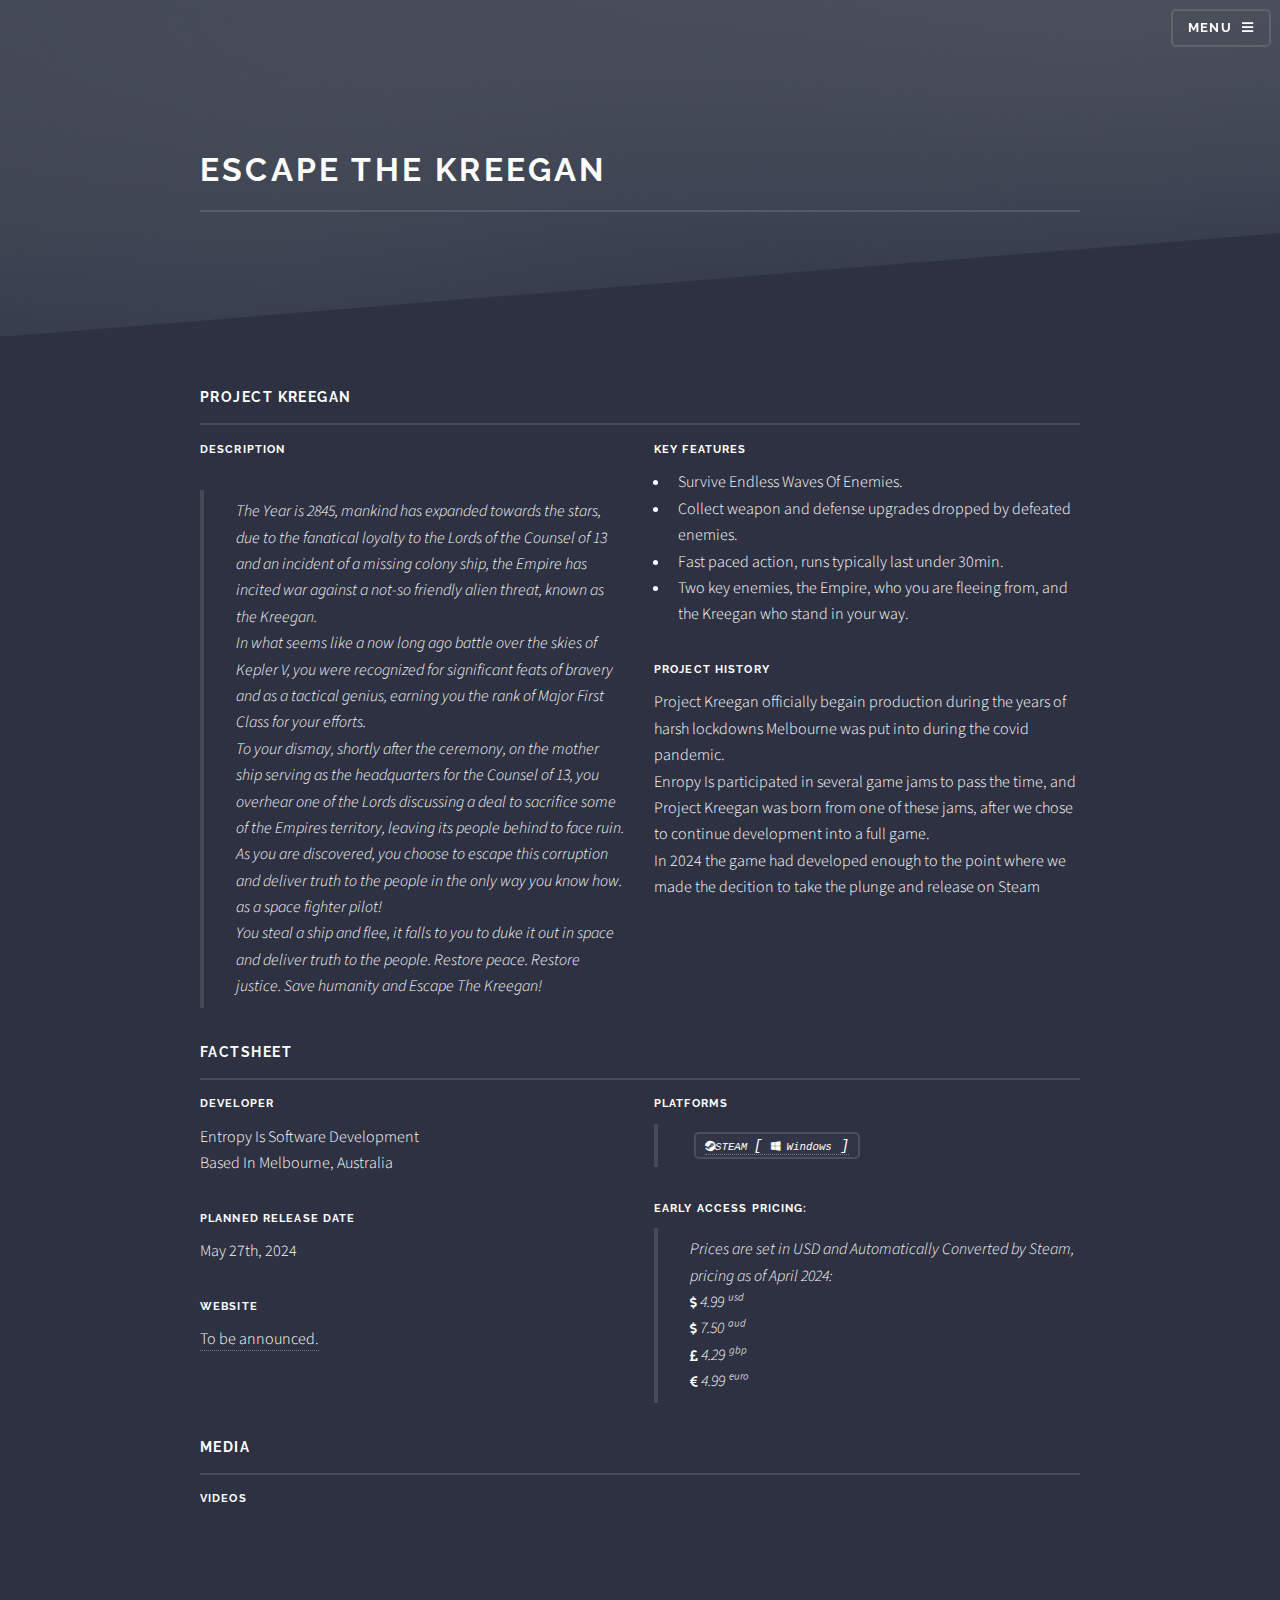
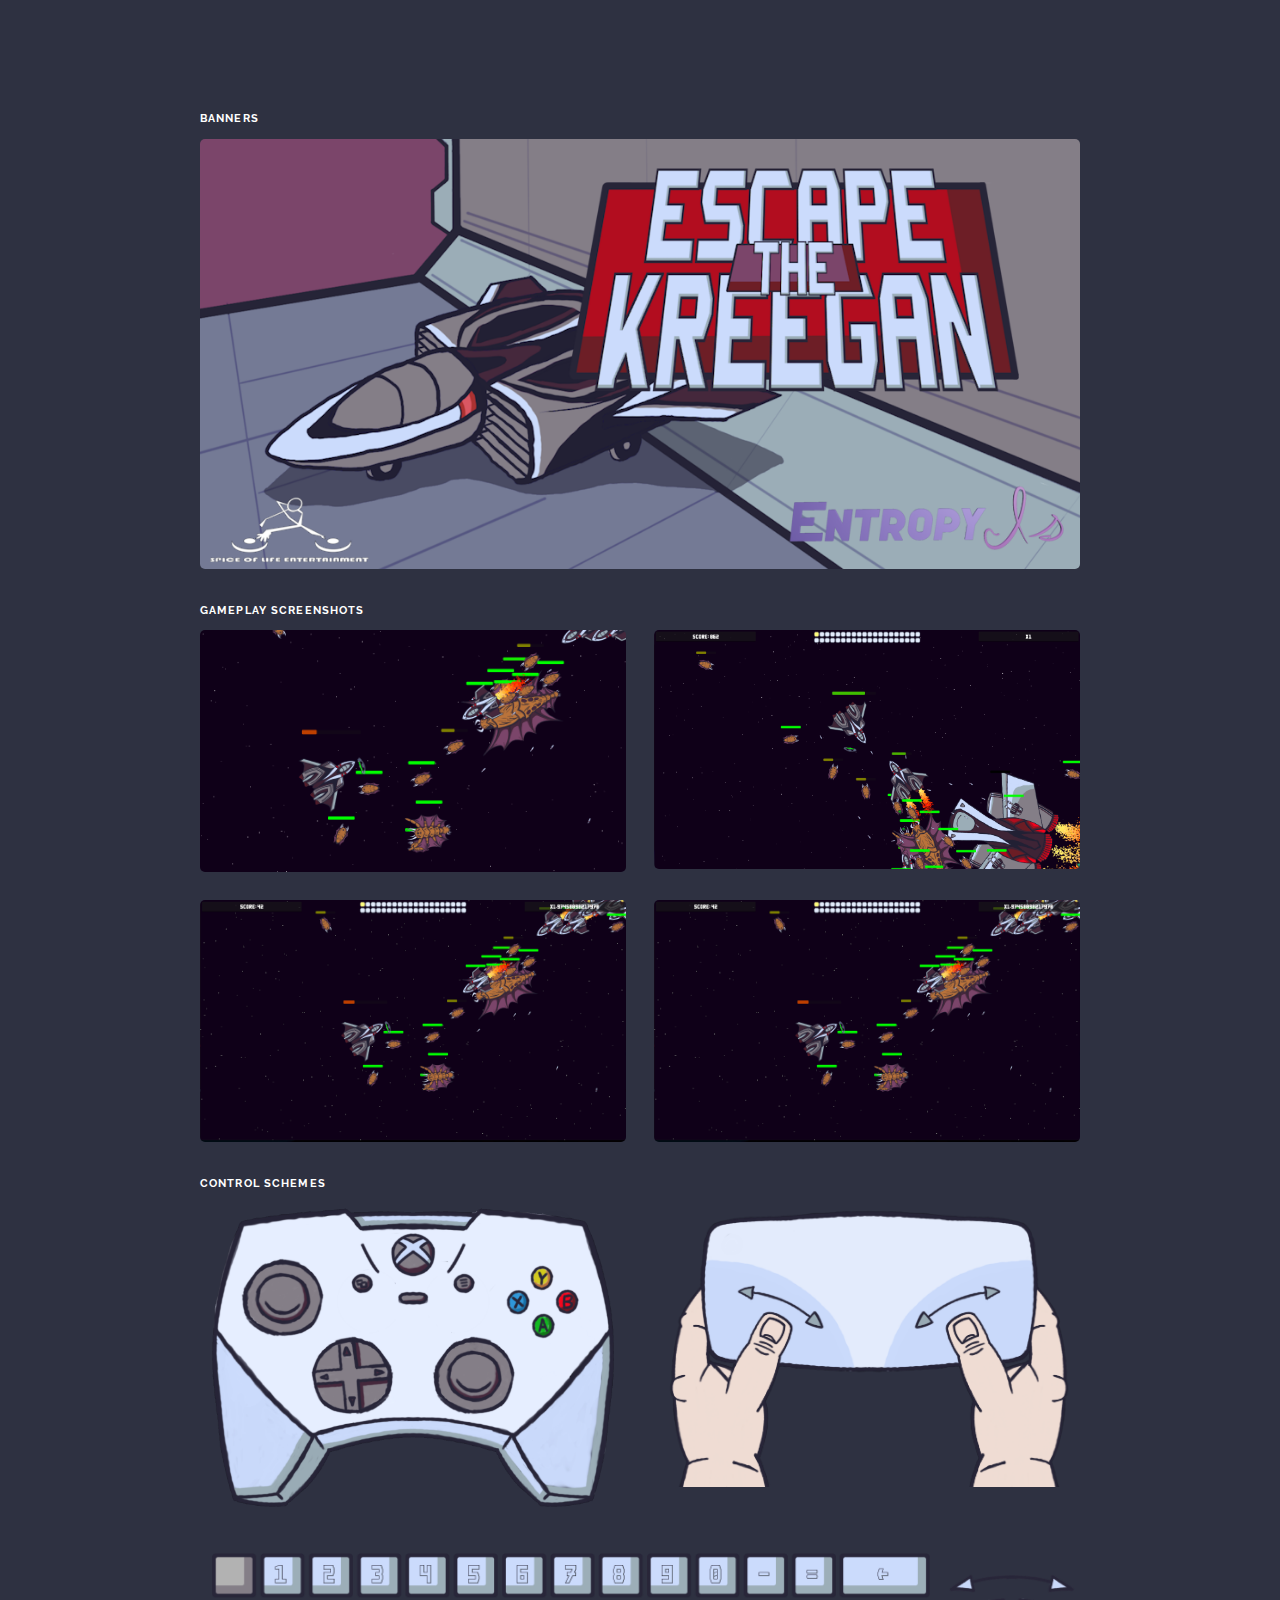
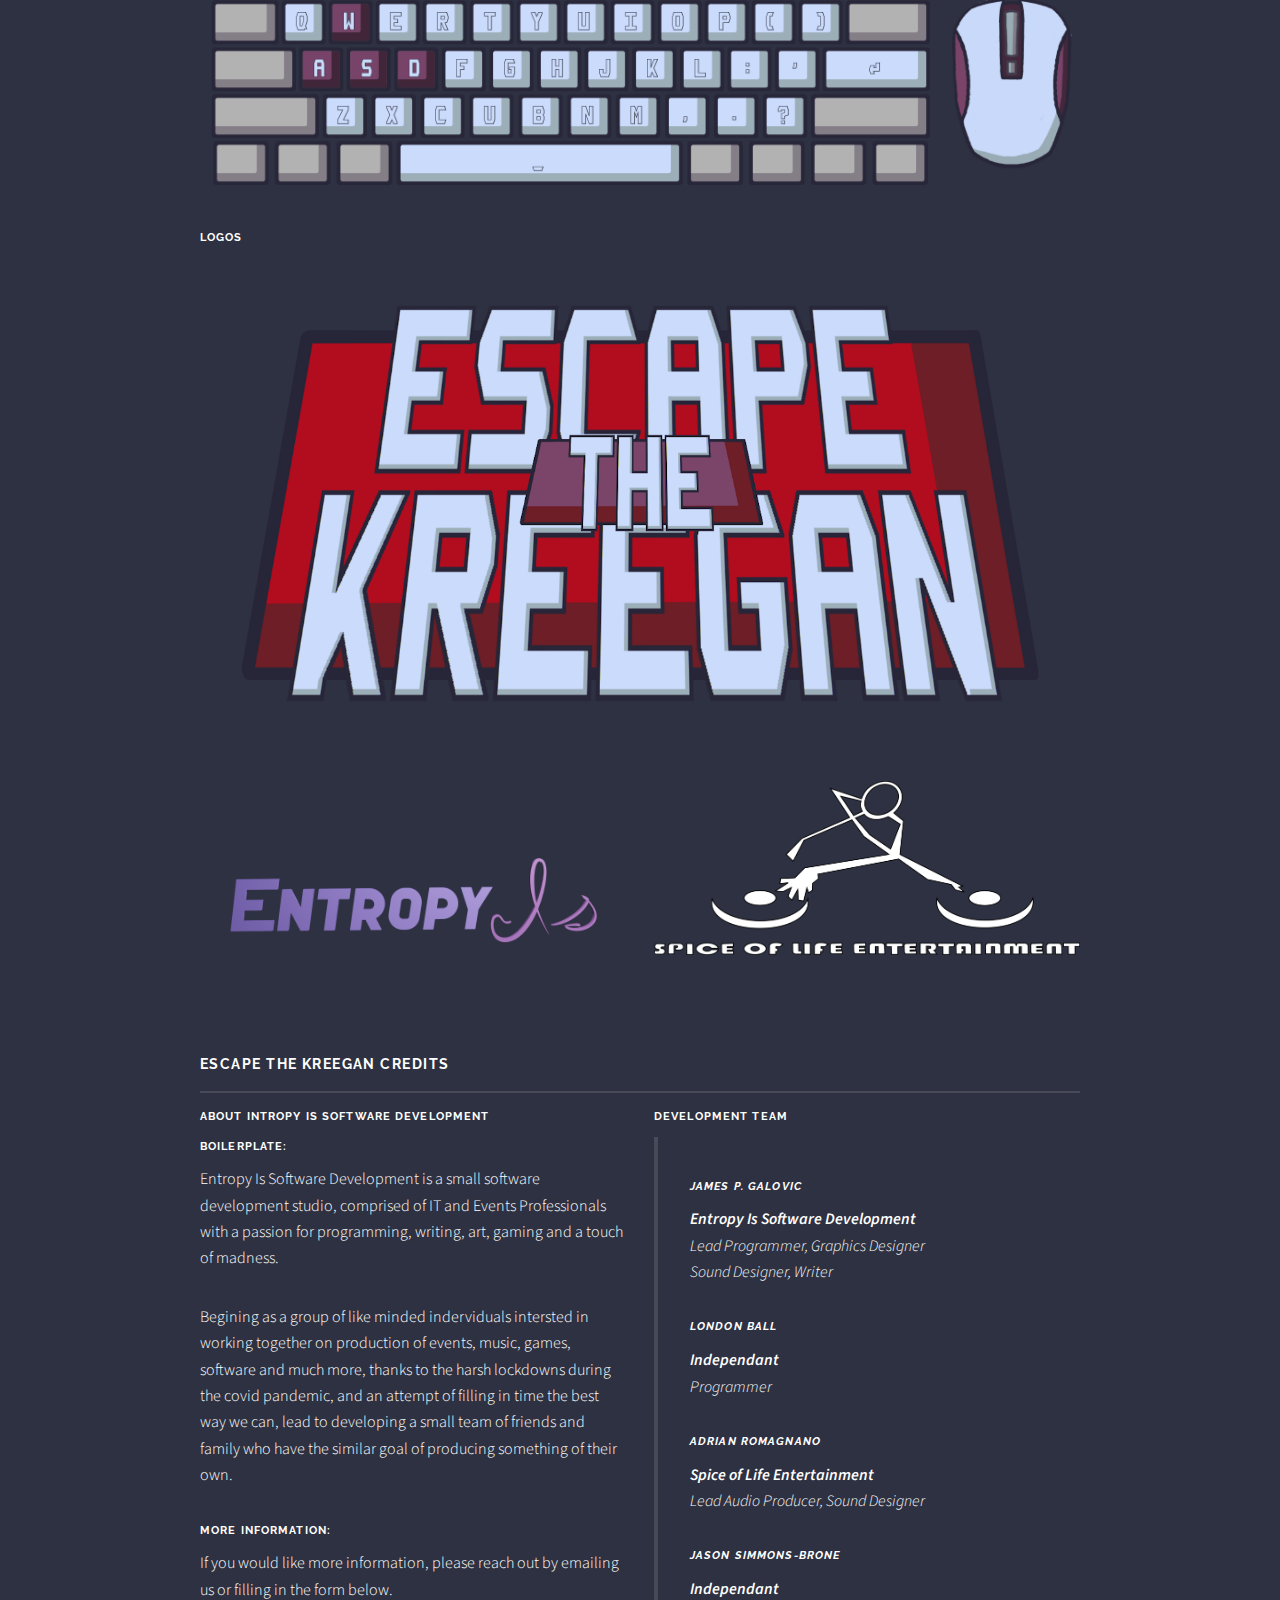
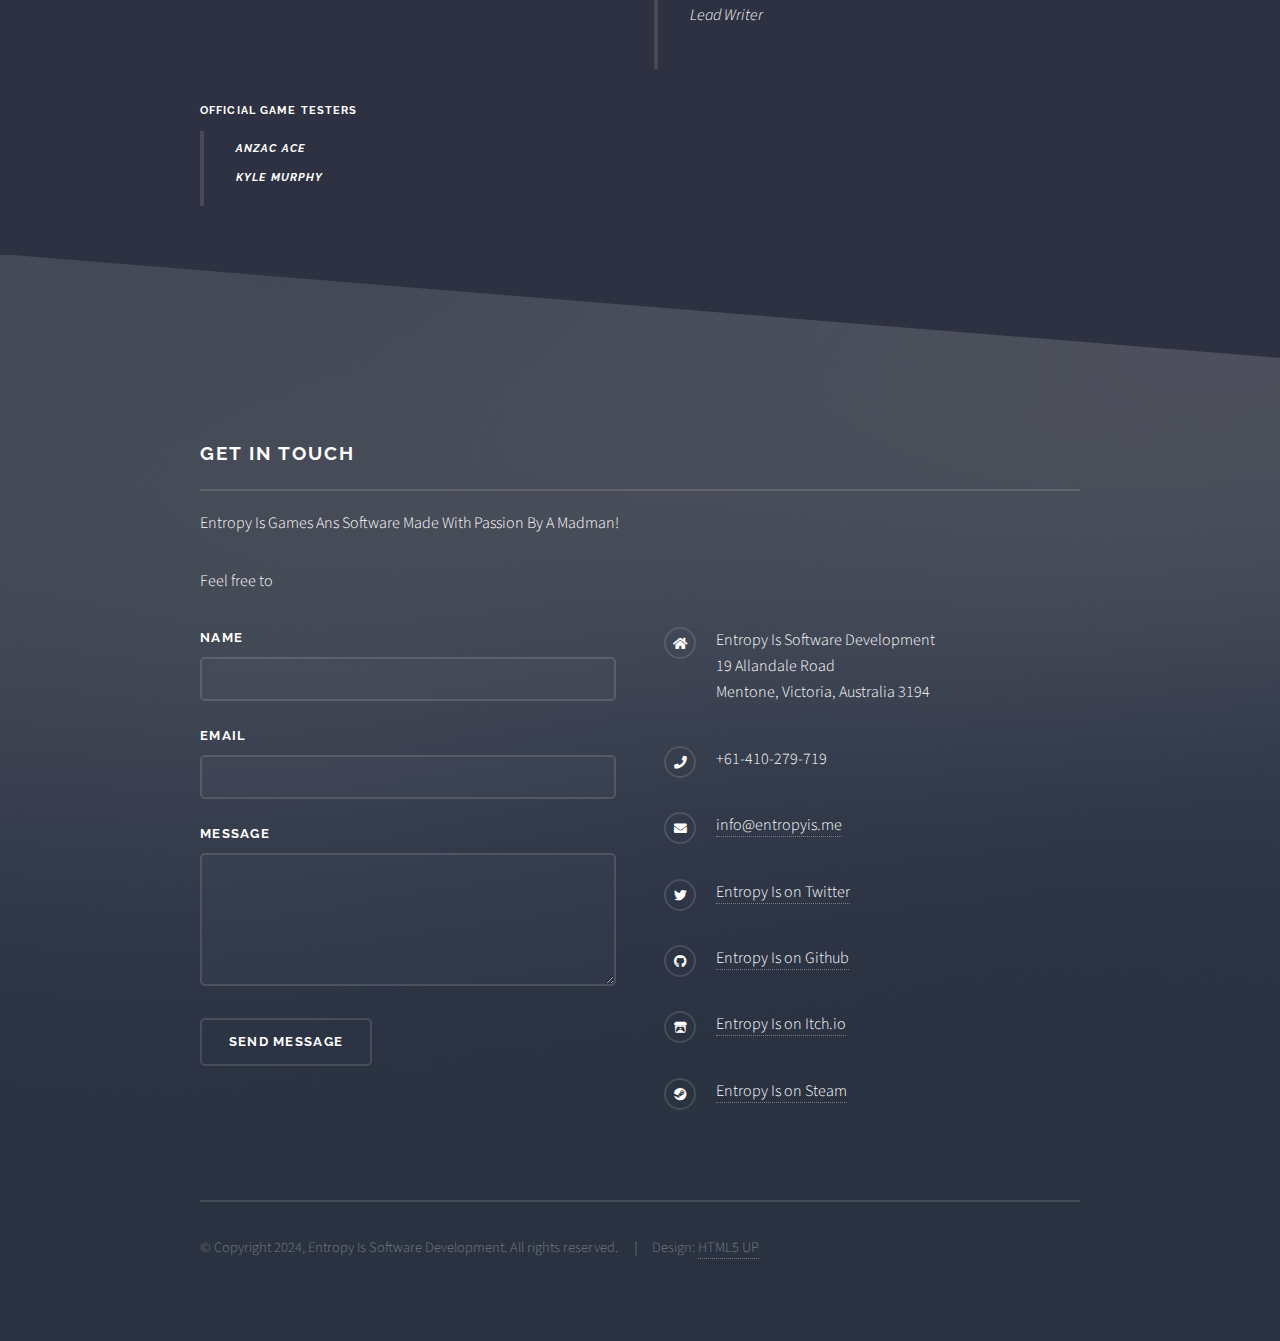
<file: press_kit/project_kreegan.html>
<!DOCTYPE HTML>
<!--
	Solid State by HTML5 UP
	html5up.net | @ajlkn
	Free for personal and commercial use under the CCA 3.0 license (html5up.net/license)
-->
<html>
	<head>
		<title>Entropy Is - Project Kreegan Press Release</title>
		<meta charset="utf-8" />
		<meta name="viewport" content="width=device-width, initial-scale=1, user-scalable=no" />
		<link rel="stylesheet" href="../assets/css/main.css" />
		<noscript><link rel="stylesheet" href="../assets/css/noscript.css" /></noscript>
	</head>
	<body class="is-preload">

		<!-- Page Wrapper -->
			<div id="page-wrapper">

				<!-- Header -->
					<header id="header" class="alt">
						<h1><a href="../index.html"><img src='../images/eiv1_flat.png' alt="Entropy Is" /></a></h1>
						<nav>
							<a href="#menu">Menu</a>
						</nav>
					</header>

				<!-- Menu -->
					<nav id="menu">
						<div class="inner">
							<h2>Menu</h2>
							<ul class="links">
								<li><a href="../index.html">Home</a></li>
								<li><a href="project_kreegan/playbook.html">Project Kreegan Playbook</a></li>
							</ul>
							<a href="#" class="close">Close</a>
						</div>
					</nav>

				<!-- Wrapper -->
					<section id="wrapper">
						<header>
							<div class="inner">
								<h2>Escape The Kreegan</h2>
							</div>
						</header>

						<!-- Content -->
						<div class="wrapper">
							<div class="inner">
								<section>
									<h3 class="major">Project Kreegan</h3>
									<div class="row">
										<div class="col-6 col-12-medium">
											<h4>Description</h4>
											<p><blockquote>The Year is 2845, mankind has expanded towards the stars, due to the fanatical loyalty to the Lords of the Counsel of 13 and an incident of a missing colony ship, the Empire has incited war against a not-so friendly alien threat, known as the Kreegan.<br>
												In what seems like a now long ago battle over the skies of Kepler V, you were recognized for significant feats of bravery and as a tactical genius, earning you the rank of Major First Class for your efforts.<br>
												To your dismay, shortly after the ceremony, on the mother ship serving as the headquarters for the Counsel of 13, you overhear one of the Lords discussing a deal to sacrifice some of the Empires territory, leaving its people behind to face ruin.<br>
												As you are discovered, you choose to escape this corruption and deliver truth to the people in the only way you know how. as a space fighter pilot!<br>
												You steal a ship and flee, it falls to you to duke it out in space and deliver truth to the people. Restore peace. Restore justice. Save humanity and Escape The Kreegan!</blockquote></p>
										</div>
										<div class="col-6 col-12-medium">
											<h4>Key Features</h4>
											<ul>
												<li>Survive Endless Waves Of Enemies.</li>
												<li>Collect weapon and defense upgrades dropped by defeated enemies.</li>
												<li>Fast paced action, runs typically last under 30min.</li>
												<li>Two key enemies, the Empire, who you are fleeing from, and the Kreegan who stand in your way.</li>
											</ul>
											<h4>Project History</h4>
											<p>Project Kreegan officially begain production during the years of harsh lockdowns Melbourne was put into during the covid pandemic.<br>
											Enropy Is participated in several game jams to pass the time, and Project Kreegan was born from one of these jams, after we chose to continue development into a full game.<br>
											In 2024 the game had developed enough to the point where we made the decition to take the plunge and release on Steam</p>
										</div>
										<div class="col-12 col-12-medium">
											<h3 class="major">Factsheet</h3>
										</div>
										<div class="col-6 col-12-medium">
											<h4>Developer</h4>
											<p>Entropy Is Software Development<br>Based In Melbourne, Australia</p>
											<h4>Planned Release Date</h4>
											<p>May 27th, 2024</p>
											<h4>Website</h4>
											<p><a href="#"><!--project-kreegan.entropyis.me--> To be announced.</a></p>
										</div>
										<div class="col-6 col-12-medium" >
											<h4>Platforms</h4>
											<blockquote>
												<code><a href="https://store.steampowered.com/app/2896000"><i class="icon brands fa-steam fa-xs">STEAM </i> [ <i class="icon brands fa-windows fa-xs"> Windows</i> <!-- - <i class="icon brands fa-apple fa-xs"> macOS</i> - <i class="icon brands fa-linux fa-xs"> Linux</i> --> ]</a></code>
											</blockquote>
											<h4>Early Access Pricing:</h4>
											<blockquote>
												Prices are set in USD and Automatically Converted by Steam, pricing as of April 2024:<br>
												<i class="icon solid fa-dollar-sign fa-xs"></i> 4.99 ᵘˢᵈ<br>
												<i class="icon solid fa-dollar-sign fa-xs"></i> 7.50 ᵃᵘᵈ<br>
												<i class="icon solid fa-pound-sign fa-xs"></i> 4.29 ᵍᵇᵖ<br>
												<i class="icon solid fa-euro-sign fa-xs"></i> 4.99 ᵉᵘʳᵒ
											</blockquote>
										</div>
									</div>
								</section>

								<section>
									<h3 class="major">Media</h3>
									<h4>Videos</h4>
									<div class="box alt">
										<div class="youtube">
											<iframe src="https://www.youtube.com/embed/o2R5V2maXkE" title="Escape The Kreegan - BETA Game Play"></iframe>
										</div>
									</div>
									<h4>Banners</h4>
									<div class="box alt">
										<!--<div class="col-12"><span class="image fit"><img src="../images/project_kreegan/banner_android.png" alt="" /></span></div>-->
										<div class="col-12"><span class="image fit"><img src="../images/project_kreegan/banner_general.png" alt="" /></span></div>
									</div>
									<h4>Gameplay Screenshots</h4>
									<div class="box alt">
										<div class="row gtr-uniform">
											<div class="col-6"><span class="image fit"><img src="../images/project_kreegan/screen_closeup.png" alt="" /></span></div>
											<div class="col-6"><span class="image fit"><img src="../images/project_kreegan/screen_heavy_fire.png" alt="" /></span></div>
											<div class="col-6"><span class="image fit"><img src="../images/project_kreegan/screen_low_level.png" alt="" /></span></div>
											<div class="col-6"><span class="image fit"><img src="../images/project_kreegan/screen_low_level.png" alt="" /></span></div>
										</div>
									</div>
									<div class="box alt">
									<h4>Control Schemes</h4>
										<div class="row gtr-uniform">
											<div class="col-6"><span class="image fit"><img src="../images/project_kreegan/controls_xbox.png" alt="" /></span></div>
											<div class="col-6"><span class="image fit"><img src="../images/project_kreegan/controls_phone.png" alt="" /></span></div>
											<div class="col-12"><span class="image fit"><img src="../images/project_kreegan/controls_keyboard.png" alt="" /></span></div>
										</div>
									</div>
									<h4>Logos</h4>
									<div class="box alt">
										<div class="row gtr-uniform">
											<div class="col-12"><span class="image fit"><img src="../images/project_kreegan/logo_kreegan.png" alt="" /></span></div>
											<div class="col-6"><span class="image fit"><img src="../images/project_kreegan/logo_entropy.png" alt="" /></span></div>
											<div class="col-6"><span class="image fit"><img src="../images/project_kreegan/logo_spice.png" alt="" /></span></div>
										</div>
									</div>
								</section>

								<section>
									<h3 class="major">Escape the Kreegan Credits</h3>
									<div class="row">
										<div class="col-6 col-12-medium">
											<h4>About Intropy Is Software Development</h4>
											<backquote>
												<h4>Boilerplate:</h4>
												<p>Entropy Is Software Development is a small software development studio, comprised of IT and Events Professionals with a passion for programming, writing, art, gaming and a touch of madness.</p>
												<p>Begining as a group of like minded inderviduals intersted in working together on production of events, music, games, software and much more, thanks to the harsh lockdowns during the covid pandemic,
												and an attempt of filling in time the best way we can, lead to developing a small team of friends and family who have the similar goal of producing something of their own.</p>
												<h4>More Information:</h4>
												If you would like more information, please reach out by emailing us or filling in the form below.
											</backquote>
										</div>
										<div class="col-6 col-12-medium">
											<h4>Development Team</h4>
											<blockquote>
												<p><h4>James P. Galovic</h4><b>Entropy Is Software Development</b><br>Lead Programmer, Graphics Designer<br>Sound Designer, Writer</p>
												<p><h4>London Ball</h4><b>Independant</b><br>Programmer</p>
												<p><h4>Adrian Romagnano</h4><b>Spice of Life Entertainment</b><br>Lead Audio Producer, Sound Designer</p>
												<p><h4>Jason Simmons-Brone</h4><b>Independant</b><br>Lead Writer</p>
												<!-- <p><h4>Xander Boyle</h4><b>Independant</b>Voice Over Artist</p> -->
											</blockquote>
										</div>
										<div class="col-12">
											<h4>Official Game Testers</h4>
											<blockquote>
												<h5>Anzac Ace</h5>
												<h5>Kyle Murphy</h5>
											</blockquote>
										</div>
									</div>
								</section>
							</div>
						</div>
					</section>

				<!-- Footer -->
					<section id="footer">
						<div class="inner">
							<h2 class="major">Get in touch</h2>
							<p>Entropy Is Games Ans Software Made With Passion By A Madman!</p>
							<p>Feel free to </p>
							<form method="post" action="#">
								<div class="fields">
									<div class="field">
										<label for="name">Name</label>
										<input type="text" name="name" id="name" />
									</div>
									<div class="field">
										<label for="email">Email</label>
										<input type="email" name="email" id="email" />
									</div>
									<div class="field">
										<label for="message">Message</label>
										<textarea name="message" id="message" rows="4"></textarea>
									</div>
								</div>
								<ul class="actions">
									<li><input type="submit" value="Send Message" /></li>
								</ul>
							</form>
							<ul class="contact">
								<li class="icon solid fa-home">
									Entropy Is Software Development<br />
									19 Allandale Road<br />
									Mentone, Victoria, Australia 3194
								</li>
								<li class="icon solid fa-phone">+61-410-279-719</li>
								<li class="icon solid fa-envelope"><a href="mailto:info@entropyis.me">info@entropyis.me</a></li>
								<li class="icon brands fa-twitter"><a href="https://twitter.com/entorpyis">Entropy Is on Twitter</a></li>
								<li class="icon brands fa-github"><a href="https://github.com/EntropyIs">Entropy Is on Github</a></li>
								<li class="icon brands fa-itch-io"><a href="https://entropyis.itch.io/">Entropy Is on Itch.io</li>
								<li class="icon brands fa-steam"><a href="https://store.steampowered.com/search/?developer=Entropy%20Is%20Software%20Development">Entropy Is on Steam</a></li>
							</ul>
							<ul class="copyright">
								<li>&copy; Copyright 2024, Entropy Is Software Development. All rights reserved.</li>
								<li>Design: <a href="http://html5up.net">HTML5 UP</a></li>
							</ul>
						</div>
					</section>

			</div>

		<!-- Scripts -->
			<script src="../assets/js/jquery.min.js"></script>
			<script src="../assets/js/jquery.scrollex.min.js"></script>
			<script src="../assets/js/browser.min.js"></script>
			<script src="../assets/js/breakpoints.min.js"></script>
			<script src="../assets/js/util.js"></script>
			<script src="../assets/js/main.js"></script>

	</body>
</html>
</file>
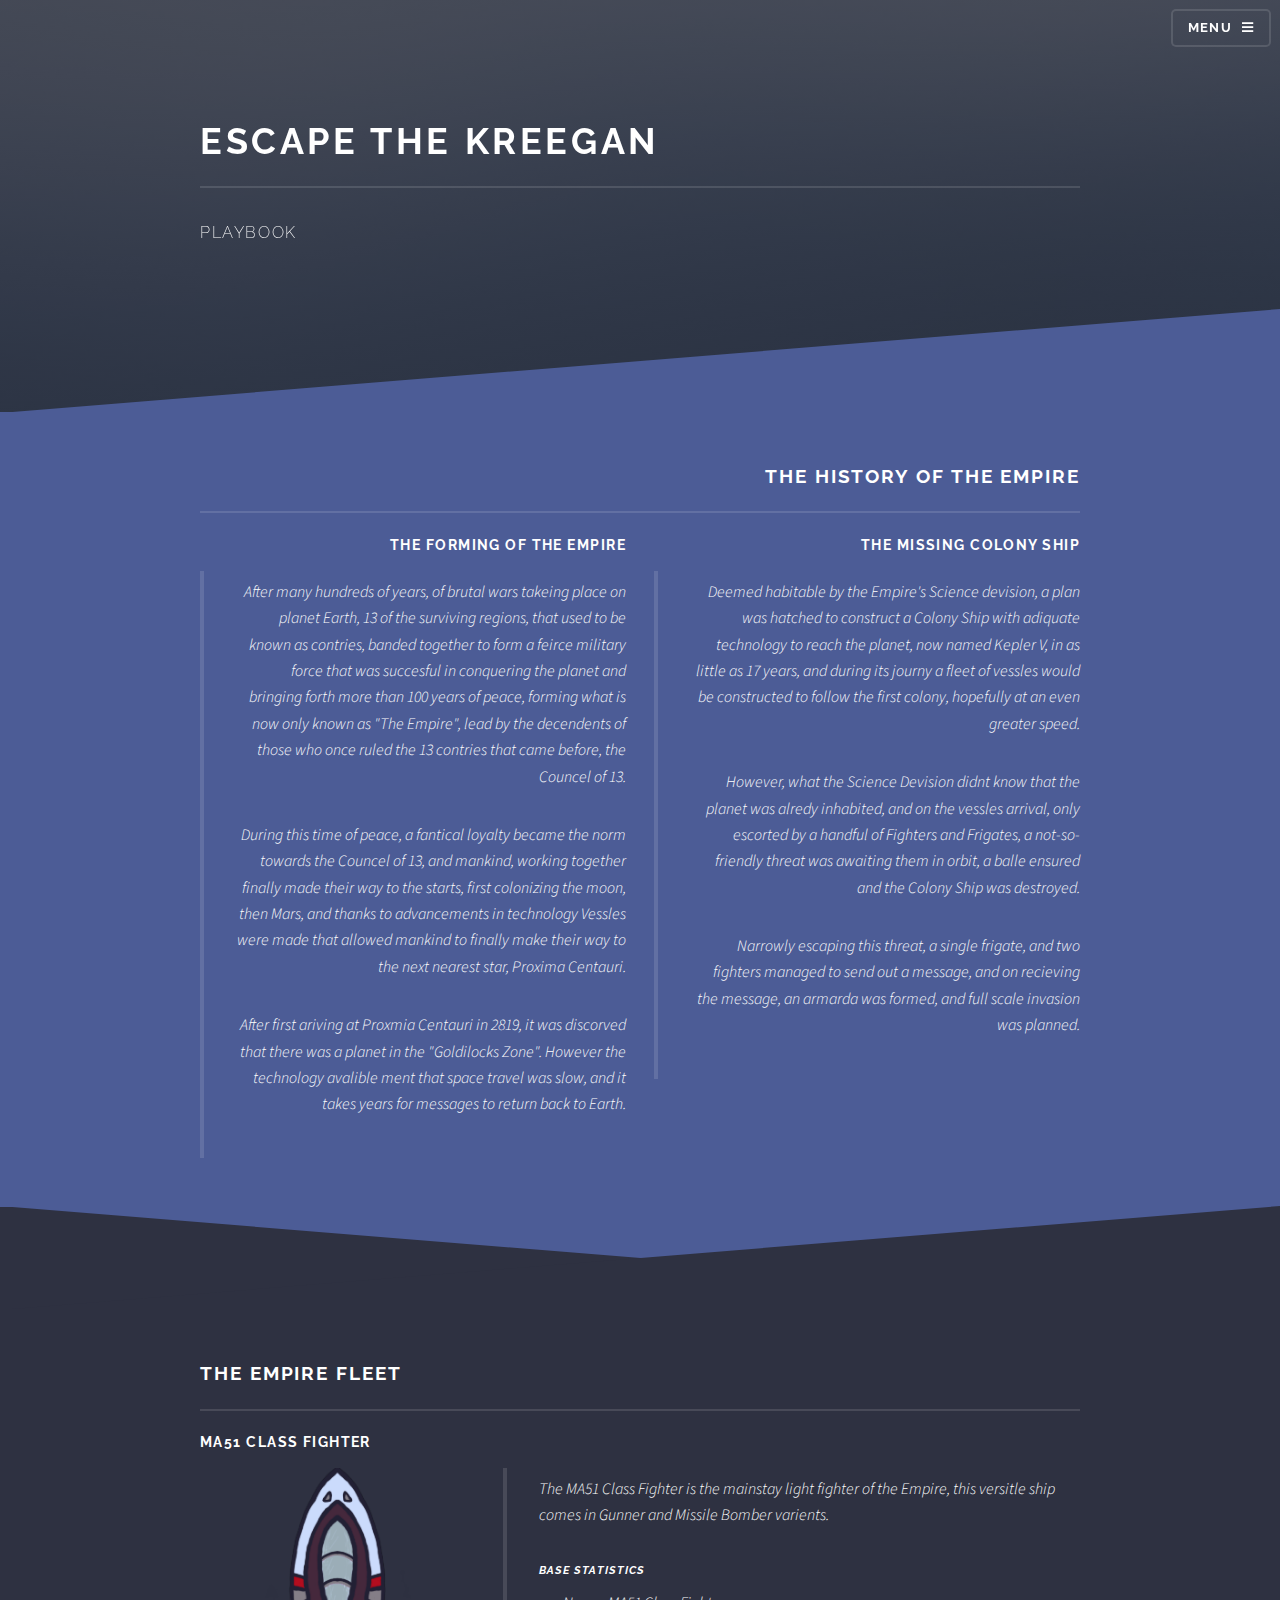
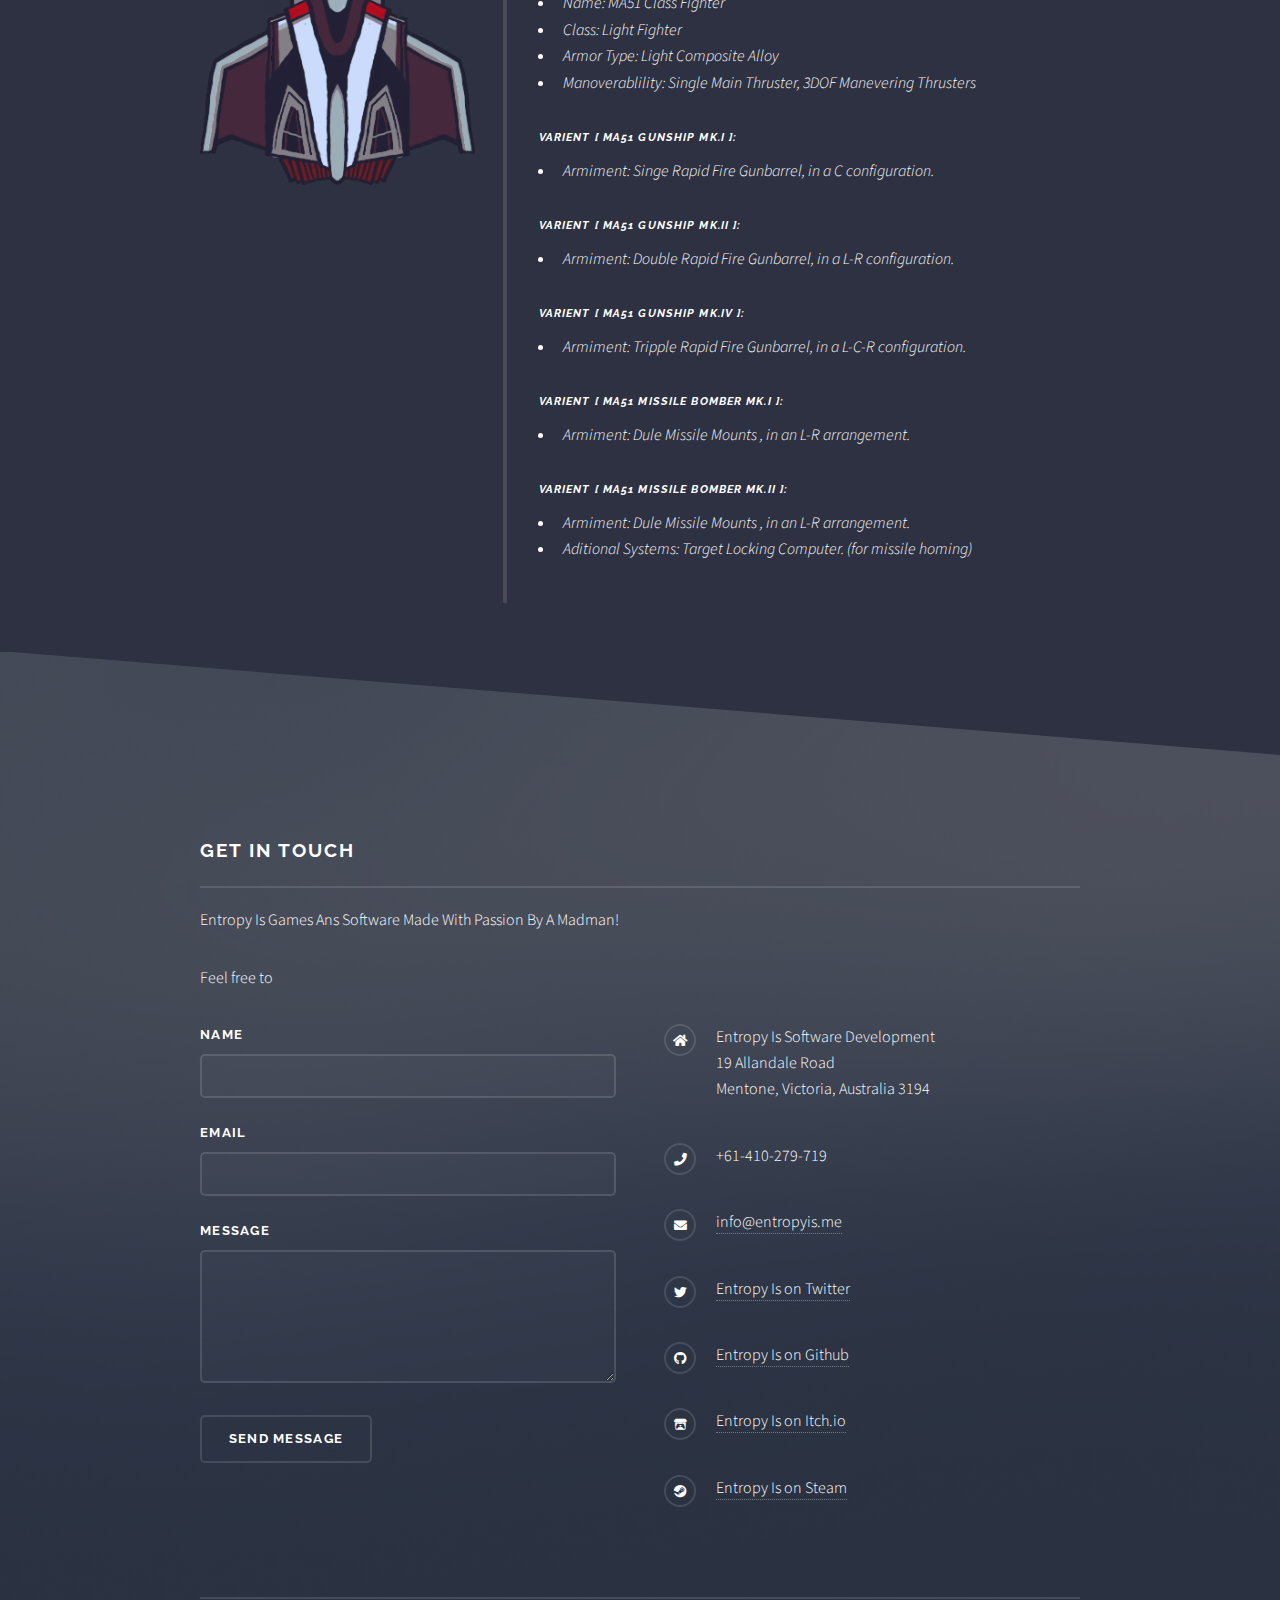
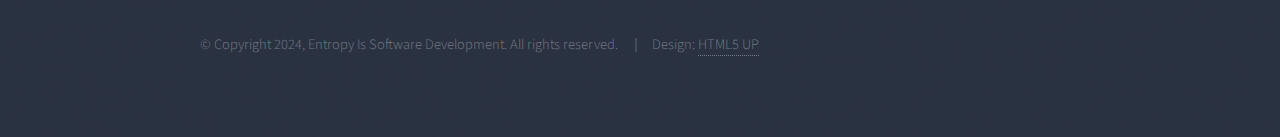
<file: press_kit/project_kreegan/playbook.html>
<!DOCTYPE HTML>
<!--
	Solid State by HTML5 UP
	html5up.net | @ajlkn
	Free for personal and commercial use under the CCA 3.0 license (html5up.net/license)
-->
<html>
	<head>
		<title>Entropy Is - Project Kreegan Playbook</title>
		<meta charset="utf-8" />
		<meta name="viewport" content="width=device-width, initial-scale=1, user-scalable=no" />
		<link rel="stylesheet" href="../../assets/css/main.css" />
		<noscript><link rel="stylesheet" href="../../assets/css/noscript.css" /></noscript>
	</head>
	<body class="is-preload">

		<!-- Page Wrapper -->
			<div id="page-wrapper">

				<!-- Header -->
					<header id="header" class="alt">
						<h1><a href="../../index.html"><img src='../../images/eiv1_flat.png' alt="Entropy Is" /></a></h1>
						<nav>
							<a href="#menu">Menu</a>
						</nav>
					</header>

				<!-- Menu -->
					<nav id="menu">
						<div class="inner">
							<h2>Menu</h2>
							<ul class="links">
								<li><a href="../../index.html">Home</a></li>
								<li><a href="../project_kreegan.html">Project Kreegan Press Release</a></li>
							</ul>
							<a href="#" class="close">Close</a>
						</div>
					</nav>

				<!-- Banner -->
					<section id="banner">
						<header>
							<div class="inner">
								<h2>Escape The Kreegan</h2>
								<p>Playbook</p>
							</div>
						</header>
					</section>

				<!-- Wrapper -->
					<section id="wrapper">

					<!-- Empire -->
						<section id="one" class="wrapper spotlight style1">
							<div class="inner">
								<div class="content">
									<h2 class="major">The History of The Empire</h2>
									<!--<h2 class="major">History of The Empire</h2>-->
									<div class="row">
										<div class="col-6 col-12-medium">
											<h3>The Forming of the Empire</h3>
											<blockquote>
												<p>
													After many hundreds of years, of brutal wars takeing place on planet Earth, 13 of the surviving regions,
													that used to be known as contries, banded together to form a feirce military force that was succesful in conquering
													the planet and bringing forth more than 100 years of peace, forming what is now only known as "The Empire", lead by
													the decendents of those who once ruled the 13 contries that came before, the Councel of 13.
												</p>
												<p>
													During this time of peace, a fantical loyalty became the norm towards the Councel of 13, and mankind, working together
													finally made their way to the starts, first colonizing the moon, then Mars, and thanks to advancements in technology Vessles
													were made that allowed mankind to finally make their way to the next nearest star, Proxima Centauri.
												</p>
												<p>
													After first ariving at Proxmia Centauri in 2819, it was discorved that there was a planet in the "Goldilocks Zone".
													However the technology avalible ment that space travel was slow, and it takes years for messages to return back to Earth.
												</p>
											</blockquote>
										</div>
										<div class="col-6 col-12-medium">
											<h3>The Missing Colony Ship</h3>
											<blockquote>
												<p>
													Deemed habitable by the Empire's Science devision, a plan was hatched to construct a Colony Ship with adiquate technology
													to reach the planet, now named Kepler V, in as little as 17 years, and during its journy a fleet of vessles would be 
													constructed to follow the first colony, hopefully at an even greater speed.
												</p>
												<p>
													However, what the Science Devision didnt know that the planet was alredy inhabited, and on the vessles arrival, only escorted
													by a handful of Fighters and Frigates, a not-so-friendly threat was awaiting them in orbit, a balle ensured and the Colony Ship was destroyed.
												</p>
												<p>
													Narrowly escaping this threat, a single frigate, and two fighters managed to send out a message, and on recieving the message, an armarda was formed,
													and full scale invasion was planned.
												</p>
											</blockquote>
										</div>
									</div>
								</div>
							</div>
						</section>
						<div class="wrapper">
							<section>
								<div class="inner">
									<div class="content">
										<h2 class="major">The Empire Fleet</h2>
										<h3>MA51 Class Fighter</h3>
										<div class="row">
											<div class="col-4 col-12-medium">
												<span class="image fit"><img src="images/ma51_gunship.png"></span>
											</div>
											<div class="col-8 col-12-medium">
												<blockquote>
													<p>
														The MA51 Class Fighter is the mainstay light fighter of the Empire, this versitle ship comes in Gunner and Missile Bomber varients.
													</p>
													<h4>Base Statistics</h4>
													<ul>
														<li>Name: MA51 Class Fighter</li>
														<li>Class: Light Fighter</li>
														<li>Armor Type: Light Composite Alloy</li>
														<li>Manoverablility: Single Main Thruster, 3DOF Manevering Thrusters</li>
													</ul>
													<h4>Varient [ MA51 Gunship mk.I ]:</h4>
													<ul>
														<li>Armiment: Singe Rapid Fire Gunbarrel, in a C configuration.</li>
													</ul>
													<h4>Varient [ MA51 Gunship mk.II ]:</h4>
													<ul>
														<li>Armiment: Double Rapid Fire Gunbarrel, in a L-R configuration.</li>
													</ul>
													<h4>Varient [ MA51 Gunship mk.IV ]:</h4>
													<ul>
														<li>Armiment: Tripple Rapid Fire Gunbarrel, in a L-C-R configuration.</li>
													</ul>
													<h4>Varient [ MA51 Missile Bomber mk.I ]:</h4>
													<ul>
														<li>Armiment: Dule Missile Mounts , in an L-R arrangement.</li>
													</ul>
													<h4>Varient [ MA51 Missile Bomber mk.II ]:</h4>
													<ul>
														<li>Armiment: Dule Missile Mounts , in an L-R arrangement.</li>
														<li>Aditional Systems: Target Locking Computer. (for missile homing)</li>
													</ul>
												</blockquote>
											</div>
										</div>
										</div>
									</div>
								</div>
							</section>
						</div>

				<!-- Footer -->
					<section id="footer">
						<div class="inner">
							<h2 class="major">Get in touch</h2>
							<p>Entropy Is Games Ans Software Made With Passion By A Madman!</p>
							<p>Feel free to </p>
							<form method="post" action="#">
								<div class="fields">
									<div class="field">
										<label for="name">Name</label>
										<input type="text" name="name" id="name" />
									</div>
									<div class="field">
										<label for="email">Email</label>
										<input type="email" name="email" id="email" />
									</div>
									<div class="field">
										<label for="message">Message</label>
										<textarea name="message" id="message" rows="4"></textarea>
									</div>
								</div>
								<ul class="actions">
									<li><input type="submit" value="Send Message" /></li>
								</ul>
							</form>
							<ul class="contact">
								<li class="icon solid fa-home">
									Entropy Is Software Development<br />
									19 Allandale Road<br />
									Mentone, Victoria, Australia 3194
								</li>
								<li class="icon solid fa-phone">+61-410-279-719</li>
								<li class="icon solid fa-envelope"><a href="mailto:info@entropyis.me">info@entropyis.me</a></li>
								<li class="icon brands fa-twitter"><a href="https://twitter.com/entorpyis">Entropy Is on Twitter</a></li>
								<li class="icon brands fa-github"><a href="https://github.com/EntropyIs">Entropy Is on Github</a></li>
								<li class="icon brands fa-itch-io"><a href="https://entropyis.itch.io/">Entropy Is on Itch.io</li>
								<li class="icon brands fa-steam"><a href="https://store.steampowered.com/search/?developer=Entropy%20Is%20Software%20Development">Entropy Is on Steam</a></li>
							</ul>
							<ul class="copyright">
								<li>&copy; Copyright 2024, Entropy Is Software Development. All rights reserved.</li>
								<li>Design: <a href="http://html5up.net">HTML5 UP</a></li>
							</ul>
						</div>
					</section>

			</div>

		<!-- Scripts -->
			<script src="../../assets/js/jquery.min.js"></script>
			<script src="../../assets/js/jquery.scrollex.min.js"></script>
			<script src="../../assets/js/browser.min.js"></script>
			<script src="../../assets/js/breakpoints.min.js"></script>
			<script src="../../assets/js/util.js"></script>
			<script src="../../assets/js/main.js"></script>

	</body>
</html>
</file>
<file: assets/css/noscript.css>
/*
	Solid State by HTML5 UP
	html5up.net | @ajlkn
	Free for personal and commercial use under the CCA 3.0 license (html5up.net/license)
*/

/* Banner */

	body.is-preload #banner .logo {
		-moz-transform: none;
		-webkit-transform: none;
		-ms-transform: none;
		transform: none;
		opacity: 1;
	}

	body.is-preload #banner h2 {
		opacity: 1;
		-moz-transform: none;
		-webkit-transform: none;
		-ms-transform: none;
		transform: none;
		-moz-filter: none;
		-webkit-filter: none;
		-ms-filter: none;
		filter: none;
	}

	body.is-preload #banner p {
		opacity: 01;
		-moz-transform: none;
		-webkit-transform: none;
		-ms-transform: none;
		transform: none;
		-moz-filter: none;
		-webkit-filter: none;
		-ms-filter: none;
		filter: none;
	}
</file>
<file: assets/css/main.css>
@import url(fontawesome-all.min.css);
@import url("https://fonts.googleapis.com/css?family=Raleway:200,700|Source+Sans+Pro:300,600,300italic,600italic");

/*
	Solid State by HTML5 UP
	html5up.net | @ajlkn
	Free for personal and commercial use under the CCA 3.0 license (html5up.net/license)
*/

html, body, div, span, applet, object,
iframe, h1, h2, h3, h4, h5, h6, p, blockquote,
pre, a, abbr, acronym, address, big, cite,
code, del, dfn, em, img, ins, kbd, q, s, samp,
small, strike, strong, sub, sup, tt, var, b,
u, i, center, dl, dt, dd, ol, ul, li, fieldset,
form, label, legend, table, caption, tbody,
tfoot, thead, tr, th, td, article, aside,
canvas, details, embed, figure, figcaption,
footer, header, hgroup, menu, nav, output, ruby,
section, summary, time, mark, audio, video {
	margin: 0;
	padding: 0;
	border: 0;
	font-size: 100%;
	font: inherit;
	vertical-align: baseline;}

article, aside, details, figcaption, figure,
footer, header, hgroup, menu, nav, section {
	display: block;}

body {
	line-height: 1;
}

ol, ul {
	list-style: none;
}

blockquote, q {
	quotes: none;
}

	blockquote:before, blockquote:after, q:before, q:after {
		content: '';
		content: none;
	}

table {
	border-collapse: collapse;
	border-spacing: 0;
}

body {
	-webkit-text-size-adjust: none;
}

mark {
	background-color: transparent;
	color: inherit;
}

input::-moz-focus-inner {
	border: 0;
	padding: 0;
}

input, select, textarea {
	-moz-appearance: none;
	-webkit-appearance: none;
	-ms-appearance: none;
	appearance: none;
}

/* Basic */

	@-ms-viewport {
		width: device-width;
	}

	body {
		-ms-overflow-style: scrollbar;
	}

	@media screen and (max-width: 480px) {

		html, body {
			min-width: 320px;
		}

	}

	html {
		box-sizing: border-box;
	}

	*, *:before, *:after {
		box-sizing: inherit;
	}

	body {
		background-color: #2e3141;
		background-image: linear-gradient(to top, rgba(46, 49, 65, 0.8), rgba(46, 49, 65, 0.8)), url("../../images/bg.jpg");
		background-size: auto, cover;
		background-attachment: fixed, fixed;
		background-position: center, center;
	}

		body.is-preload *, body.is-preload *:before, body.is-preload *:after {
			-moz-animation: none !important;
			-webkit-animation: none !important;
			-ms-animation: none !important;
			animation: none !important;
			-moz-transition: none !important;
			-webkit-transition: none !important;
			-ms-transition: none !important;
			transition: none !important;
		}

/* Type */

	body, input, select, textarea {
		color: #ffffff;
		font-family: "Source Sans Pro", Helvetica, sans-serif;
		font-size: 16.5pt;
		font-weight: 300;
		line-height: 1.65;
	}

		@media screen and (max-width: 1680px) {

			body, input, select, textarea {
				font-size: 13pt;
			}

		}

		@media screen and (max-width: 1280px) {

			body, input, select, textarea {
				font-size: 12pt;
			}

		}

		@media screen and (max-width: 980px) {

			body, input, select, textarea {
				font-size: 12pt;
			}

		}

		@media screen and (max-width: 736px) {

			body, input, select, textarea {
				font-size: 12pt;
			}

		}

		@media screen and (max-width: 480px) {

			body, input, select, textarea {
				font-size: 12pt;
			}

		}

	a {
		-moz-transition: color 0.2s ease-in-out, border-bottom-color 0.2s ease-in-out;
		-webkit-transition: color 0.2s ease-in-out, border-bottom-color 0.2s ease-in-out;
		-ms-transition: color 0.2s ease-in-out, border-bottom-color 0.2s ease-in-out;
		transition: color 0.2s ease-in-out, border-bottom-color 0.2s ease-in-out;
		border-bottom: dotted 1px rgba(255, 255, 255, 0.35);
		color: #ffffff;
		text-decoration: none;
	}

		a:hover {
			border-bottom-color: transparent;
			color: #ffffff !important;
		}

		a.special:not(.button) {
			text-decoration: none;
			border-bottom: 0;
			display: block;
			font-family: Raleway, Helvetica, sans-serif;
			font-size: 0.8em;
			font-weight: 700;
			letter-spacing: 0.1em;
			margin: 0 0 2em 0;
			text-transform: uppercase;
		}

			a.special:not(.button):before {
				-moz-osx-font-smoothing: grayscale;
				-webkit-font-smoothing: antialiased;
				display: inline-block;
				font-style: normal;
				font-variant: normal;
				text-rendering: auto;
				line-height: 1;
				text-transform: none !important;
				font-family: 'Font Awesome 5 Free';
				font-weight: 900;
			}

			a.special:not(.button):before {
				-moz-transition: background-color 0.2s ease-in-out;
				-webkit-transition: background-color 0.2s ease-in-out;
				-ms-transition: background-color 0.2s ease-in-out;
				transition: background-color 0.2s ease-in-out;
				border-radius: 100%;
				border: solid 2px rgba(255, 255, 255, 0.125);
				content: '\f105';
				display: inline-block;
				font-size: 1.25em;
				height: 2em;
				line-height: 1.75em;
				margin-right: 0.85em;
				text-align: center;
				text-indent: 0.15em;
				vertical-align: middle;
				width: 2em;
			}

			a.special:not(.button):hover:before {
				background-color: rgba(255, 255, 255, 0.025);
			}

			a.special:not(.button):active:before {
				background-color: rgba(255, 255, 255, 0.075);
			}

	strong, b {
		color: #ffffff;
		font-weight: 600;
	}

	em, i {
		font-style: italic;
	}

	p {
		margin: 0 0 2em 0;
	}

	h1, h2, h3, h4, h5, h6 {
		color: #ffffff;
		font-family: Raleway, Helvetica, sans-serif;
		font-weight: 700;
		letter-spacing: 0.1em;
		margin: 0 0 1em 0;
		text-transform: uppercase;
	}

		h1 a, h2 a, h3 a, h4 a, h5 a, h6 a {
			color: inherit;
			text-decoration: none;
			border-bottom: 0;
		}

		h1 span, h2 span, h3 span, h4 span, h5 span, h6 span {
			font-weight: 200;
		}

		h1.major, h2.major, h3.major, h4.major, h5.major, h6.major {
			padding-bottom: 1em;
			border-bottom: solid 2px rgba(255, 255, 255, 0.125);
		}

	h2 {
		font-size: 1.2em;
	}

	h3 {
		font-size: 0.9em;
	}

	h4 {
		font-size: 0.7em;
	}

	h5 {
		font-size: 0.7em;
	}

	h6 {
		font-size: 0.7em;
	}

	@media screen and (max-width: 736px) {

		h2 {
			font-size: 1em;
		}

		h3 {
			font-size: 0.8em;
		}

	}

	sub {
		font-size: 0.8em;
		position: relative;
		top: 0.5em;
	}

	sup {
		font-size: 0.8em;
		position: relative;
		top: -0.5em;
	}

	blockquote {
		border-left: solid 4px rgba(255, 255, 255, 0.125);
		font-style: italic;
		margin: 0 0 2em 0;
		padding: 0.5em 0 0.5em 2em;
	}

	code {
		background: rgba(255, 255, 255, 0.025);
		border-radius: 5px;
		border: solid 2px rgba(255, 255, 255, 0.125);
		font-family: "Courier New", monospace;
		font-size: 0.9em;
		margin: 0 0.25em;
		padding: 0.25em 0.65em;
	}

	pre {
		-webkit-overflow-scrolling: touch;
		font-family: "Courier New", monospace;
		font-size: 0.9em;
		margin: 0 0 2em 0;
	}

		pre code {
			display: block;
			line-height: 1.75em;
			padding: 1em 1.5em;
			overflow-x: auto;
		}

	hr {
		border: 0;
		border-bottom: solid 2px rgba(255, 255, 255, 0.125);
		margin: 2.5em 0;
	}

		hr.major {
			margin: 4em 0;
		}

	.align-left {
		text-align: left;
	}

	.align-center {
		text-align: center;
	}

	.align-right {
		text-align: right;
	}

/* Row */

	.row {
		display: flex;
		flex-wrap: wrap;
		box-sizing: border-box;
		align-items: stretch;
	}

		.row > * {
			box-sizing: border-box;
		}

		.row.gtr-uniform > * > :last-child {
			margin-bottom: 0;
		}

		.row.aln-left {
			justify-content: flex-start;
		}

		.row.aln-center {
			justify-content: center;
		}

		.row.aln-right {
			justify-content: flex-end;
		}

		.row.aln-top {
			align-items: flex-start;
		}

		.row.aln-middle {
			align-items: center;
		}

		.row.aln-bottom {
			align-items: flex-end;
		}

		.row > .imp {
			order: -1;
		}

		.row > .col-1 {
			width: 8.33333%;
		}

		.row > .off-1 {
			margin-left: 8.33333%;
		}

		.row > .col-2 {
			width: 16.66667%;
		}

		.row > .off-2 {
			margin-left: 16.66667%;
		}

		.row > .col-3 {
			width: 25%;
		}

		.row > .off-3 {
			margin-left: 25%;
		}

		.row > .col-4 {
			width: 33.33333%;
		}

		.row > .off-4 {
			margin-left: 33.33333%;
		}

		.row > .col-5 {
			width: 41.66667%;
		}

		.row > .off-5 {
			margin-left: 41.66667%;
		}

		.row > .col-6 {
			width: 50%;
		}

		.row > .off-6 {
			margin-left: 50%;
		}

		.row > .col-7 {
			width: 58.33333%;
		}

		.row > .off-7 {
			margin-left: 58.33333%;
		}

		.row > .col-8 {
			width: 66.66667%;
		}

		.row > .off-8 {
			margin-left: 66.66667%;
		}

		.row > .col-9 {
			width: 75%;
		}

		.row > .off-9 {
			margin-left: 75%;
		}

		.row > .col-10 {
			width: 83.33333%;
		}

		.row > .off-10 {
			margin-left: 83.33333%;
		}

		.row > .col-11 {
			width: 91.66667%;
		}

		.row > .off-11 {
			margin-left: 91.66667%;
		}

		.row > .col-12 {
			width: 100%;
		}

		.row > .off-12 {
			margin-left: 100%;
		}

		.row.gtr-0 {
			margin-top: 0;
			margin-left: 0em;
		}

			.row.gtr-0 > * {
				padding: 0 0 0 0em;
			}

			.row.gtr-0.gtr-uniform {
				margin-top: 0em;
			}

				.row.gtr-0.gtr-uniform > * {
					padding-top: 0em;
				}

		.row.gtr-25 {
			margin-top: 0;
			margin-left: -0.4375em;
		}

			.row.gtr-25 > * {
				padding: 0 0 0 0.4375em;
			}

			.row.gtr-25.gtr-uniform {
				margin-top: -0.4375em;
			}

				.row.gtr-25.gtr-uniform > * {
					padding-top: 0.4375em;
				}

		.row.gtr-50 {
			margin-top: 0;
			margin-left: -0.875em;
		}

			.row.gtr-50 > * {
				padding: 0 0 0 0.875em;
			}

			.row.gtr-50.gtr-uniform {
				margin-top: -0.875em;
			}

				.row.gtr-50.gtr-uniform > * {
					padding-top: 0.875em;
				}

		.row {
			margin-top: 0;
			margin-left: -1.75em;
		}

			.row > * {
				padding: 0 0 0 1.75em;
			}

			.row.gtr-uniform {
				margin-top: -1.75em;
			}

				.row.gtr-uniform > * {
					padding-top: 1.75em;
				}

		.row.gtr-150 {
			margin-top: 0;
			margin-left: -2.625em;
		}

			.row.gtr-150 > * {
				padding: 0 0 0 2.625em;
			}

			.row.gtr-150.gtr-uniform {
				margin-top: -2.625em;
			}

				.row.gtr-150.gtr-uniform > * {
					padding-top: 2.625em;
				}

		.row.gtr-200 {
			margin-top: 0;
			margin-left: -3.5em;
		}

			.row.gtr-200 > * {
				padding: 0 0 0 3.5em;
			}

			.row.gtr-200.gtr-uniform {
				margin-top: -3.5em;
			}

				.row.gtr-200.gtr-uniform > * {
					padding-top: 3.5em;
				}

		@media screen and (max-width: 1680px) {

			.row {
				display: flex;
				flex-wrap: wrap;
				box-sizing: border-box;
				align-items: stretch;
			}

				.row > * {
					box-sizing: border-box;
				}

				.row.gtr-uniform > * > :last-child {
					margin-bottom: 0;
				}

				.row.aln-left {
					justify-content: flex-start;
				}

				.row.aln-center {
					justify-content: center;
				}

				.row.aln-right {
					justify-content: flex-end;
				}

				.row.aln-top {
					align-items: flex-start;
				}

				.row.aln-middle {
					align-items: center;
				}

				.row.aln-bottom {
					align-items: flex-end;
				}

				.row > .imp-xlarge {
					order: -1;
				}

				.row > .col-1-xlarge {
					width: 8.33333%;
				}

				.row > .off-1-xlarge {
					margin-left: 8.33333%;
				}

				.row > .col-2-xlarge {
					width: 16.66667%;
				}

				.row > .off-2-xlarge {
					margin-left: 16.66667%;
				}

				.row > .col-3-xlarge {
					width: 25%;
				}

				.row > .off-3-xlarge {
					margin-left: 25%;
				}

				.row > .col-4-xlarge {
					width: 33.33333%;
				}

				.row > .off-4-xlarge {
					margin-left: 33.33333%;
				}

				.row > .col-5-xlarge {
					width: 41.66667%;
				}

				.row > .off-5-xlarge {
					margin-left: 41.66667%;
				}

				.row > .col-6-xlarge {
					width: 50%;
				}

				.row > .off-6-xlarge {
					margin-left: 50%;
				}

				.row > .col-7-xlarge {
					width: 58.33333%;
				}

				.row > .off-7-xlarge {
					margin-left: 58.33333%;
				}

				.row > .col-8-xlarge {
					width: 66.66667%;
				}

				.row > .off-8-xlarge {
					margin-left: 66.66667%;
				}

				.row > .col-9-xlarge {
					width: 75%;
				}

				.row > .off-9-xlarge {
					margin-left: 75%;
				}

				.row > .col-10-xlarge {
					width: 83.33333%;
				}

				.row > .off-10-xlarge {
					margin-left: 83.33333%;
				}

				.row > .col-11-xlarge {
					width: 91.66667%;
				}

				.row > .off-11-xlarge {
					margin-left: 91.66667%;
				}

				.row > .col-12-xlarge {
					width: 100%;
				}

				.row > .off-12-xlarge {
					margin-left: 100%;
				}

				.row.gtr-0 {
					margin-top: 0;
					margin-left: 0em;
				}

					.row.gtr-0 > * {
						padding: 0 0 0 0em;
					}

					.row.gtr-0.gtr-uniform {
						margin-top: 0em;
					}

						.row.gtr-0.gtr-uniform > * {
							padding-top: 0em;
						}

				.row.gtr-25 {
					margin-top: 0;
					margin-left: -0.4375em;
				}

					.row.gtr-25 > * {
						padding: 0 0 0 0.4375em;
					}

					.row.gtr-25.gtr-uniform {
						margin-top: -0.4375em;
					}

						.row.gtr-25.gtr-uniform > * {
							padding-top: 0.4375em;
						}

				.row.gtr-50 {
					margin-top: 0;
					margin-left: -0.875em;
				}

					.row.gtr-50 > * {
						padding: 0 0 0 0.875em;
					}

					.row.gtr-50.gtr-uniform {
						margin-top: -0.875em;
					}

						.row.gtr-50.gtr-uniform > * {
							padding-top: 0.875em;
						}

				.row {
					margin-top: 0;
					margin-left: -1.75em;
				}

					.row > * {
						padding: 0 0 0 1.75em;
					}

					.row.gtr-uniform {
						margin-top: -1.75em;
					}

						.row.gtr-uniform > * {
							padding-top: 1.75em;
						}

				.row.gtr-150 {
					margin-top: 0;
					margin-left: -2.625em;
				}

					.row.gtr-150 > * {
						padding: 0 0 0 2.625em;
					}

					.row.gtr-150.gtr-uniform {
						margin-top: -2.625em;
					}

						.row.gtr-150.gtr-uniform > * {
							padding-top: 2.625em;
						}

				.row.gtr-200 {
					margin-top: 0;
					margin-left: -3.5em;
				}

					.row.gtr-200 > * {
						padding: 0 0 0 3.5em;
					}

					.row.gtr-200.gtr-uniform {
						margin-top: -3.5em;
					}

						.row.gtr-200.gtr-uniform > * {
							padding-top: 3.5em;
						}

		}

		@media screen and (max-width: 1280px) {

			.row {
				display: flex;
				flex-wrap: wrap;
				box-sizing: border-box;
				align-items: stretch;
			}

				.row > * {
					box-sizing: border-box;
				}

				.row.gtr-uniform > * > :last-child {
					margin-bottom: 0;
				}

				.row.aln-left {
					justify-content: flex-start;
				}

				.row.aln-center {
					justify-content: center;
				}

				.row.aln-right {
					justify-content: flex-end;
				}

				.row.aln-top {
					align-items: flex-start;
				}

				.row.aln-middle {
					align-items: center;
				}

				.row.aln-bottom {
					align-items: flex-end;
				}

				.row > .imp-large {
					order: -1;
				}

				.row > .col-1-large {
					width: 8.33333%;
				}

				.row > .off-1-large {
					margin-left: 8.33333%;
				}

				.row > .col-2-large {
					width: 16.66667%;
				}

				.row > .off-2-large {
					margin-left: 16.66667%;
				}

				.row > .col-3-large {
					width: 25%;
				}

				.row > .off-3-large {
					margin-left: 25%;
				}

				.row > .col-4-large {
					width: 33.33333%;
				}

				.row > .off-4-large {
					margin-left: 33.33333%;
				}

				.row > .col-5-large {
					width: 41.66667%;
				}

				.row > .off-5-large {
					margin-left: 41.66667%;
				}

				.row > .col-6-large {
					width: 50%;
				}

				.row > .off-6-large {
					margin-left: 50%;
				}

				.row > .col-7-large {
					width: 58.33333%;
				}

				.row > .off-7-large {
					margin-left: 58.33333%;
				}

				.row > .col-8-large {
					width: 66.66667%;
				}

				.row > .off-8-large {
					margin-left: 66.66667%;
				}

				.row > .col-9-large {
					width: 75%;
				}

				.row > .off-9-large {
					margin-left: 75%;
				}

				.row > .col-10-large {
					width: 83.33333%;
				}

				.row > .off-10-large {
					margin-left: 83.33333%;
				}

				.row > .col-11-large {
					width: 91.66667%;
				}

				.row > .off-11-large {
					margin-left: 91.66667%;
				}

				.row > .col-12-large {
					width: 100%;
				}

				.row > .off-12-large {
					margin-left: 100%;
				}

				.row.gtr-0 {
					margin-top: 0;
					margin-left: 0em;
				}

					.row.gtr-0 > * {
						padding: 0 0 0 0em;
					}

					.row.gtr-0.gtr-uniform {
						margin-top: 0em;
					}

						.row.gtr-0.gtr-uniform > * {
							padding-top: 0em;
						}

				.row.gtr-25 {
					margin-top: 0;
					margin-left: -0.4375em;
				}

					.row.gtr-25 > * {
						padding: 0 0 0 0.4375em;
					}

					.row.gtr-25.gtr-uniform {
						margin-top: -0.4375em;
					}

						.row.gtr-25.gtr-uniform > * {
							padding-top: 0.4375em;
						}

				.row.gtr-50 {
					margin-top: 0;
					margin-left: -0.875em;
				}

					.row.gtr-50 > * {
						padding: 0 0 0 0.875em;
					}

					.row.gtr-50.gtr-uniform {
						margin-top: -0.875em;
					}

						.row.gtr-50.gtr-uniform > * {
							padding-top: 0.875em;
						}

				.row {
					margin-top: 0;
					margin-left: -1.75em;
				}

					.row > * {
						padding: 0 0 0 1.75em;
					}

					.row.gtr-uniform {
						margin-top: -1.75em;
					}

						.row.gtr-uniform > * {
							padding-top: 1.75em;
						}

				.row.gtr-150 {
					margin-top: 0;
					margin-left: -2.625em;
				}

					.row.gtr-150 > * {
						padding: 0 0 0 2.625em;
					}

					.row.gtr-150.gtr-uniform {
						margin-top: -2.625em;
					}

						.row.gtr-150.gtr-uniform > * {
							padding-top: 2.625em;
						}

				.row.gtr-200 {
					margin-top: 0;
					margin-left: -3.5em;
				}

					.row.gtr-200 > * {
						padding: 0 0 0 3.5em;
					}

					.row.gtr-200.gtr-uniform {
						margin-top: -3.5em;
					}

						.row.gtr-200.gtr-uniform > * {
							padding-top: 3.5em;
						}

		}

		@media screen and (max-width: 980px) {

			.row {
				display: flex;
				flex-wrap: wrap;
				box-sizing: border-box;
				align-items: stretch;
			}

				.row > * {
					box-sizing: border-box;
				}

				.row.gtr-uniform > * > :last-child {
					margin-bottom: 0;
				}

				.row.aln-left {
					justify-content: flex-start;
				}

				.row.aln-center {
					justify-content: center;
				}

				.row.aln-right {
					justify-content: flex-end;
				}

				.row.aln-top {
					align-items: flex-start;
				}

				.row.aln-middle {
					align-items: center;
				}

				.row.aln-bottom {
					align-items: flex-end;
				}

				.row > .imp-medium {
					order: -1;
				}

				.row > .col-1-medium {
					width: 8.33333%;
				}

				.row > .off-1-medium {
					margin-left: 8.33333%;
				}

				.row > .col-2-medium {
					width: 16.66667%;
				}

				.row > .off-2-medium {
					margin-left: 16.66667%;
				}

				.row > .col-3-medium {
					width: 25%;
				}

				.row > .off-3-medium {
					margin-left: 25%;
				}

				.row > .col-4-medium {
					width: 33.33333%;
				}

				.row > .off-4-medium {
					margin-left: 33.33333%;
				}

				.row > .col-5-medium {
					width: 41.66667%;
				}

				.row > .off-5-medium {
					margin-left: 41.66667%;
				}

				.row > .col-6-medium {
					width: 50%;
				}

				.row > .off-6-medium {
					margin-left: 50%;
				}

				.row > .col-7-medium {
					width: 58.33333%;
				}

				.row > .off-7-medium {
					margin-left: 58.33333%;
				}

				.row > .col-8-medium {
					width: 66.66667%;
				}

				.row > .off-8-medium {
					margin-left: 66.66667%;
				}

				.row > .col-9-medium {
					width: 75%;
				}

				.row > .off-9-medium {
					margin-left: 75%;
				}

				.row > .col-10-medium {
					width: 83.33333%;
				}

				.row > .off-10-medium {
					margin-left: 83.33333%;
				}

				.row > .col-11-medium {
					width: 91.66667%;
				}

				.row > .off-11-medium {
					margin-left: 91.66667%;
				}

				.row > .col-12-medium {
					width: 100%;
				}

				.row > .off-12-medium {
					margin-left: 100%;
				}

				.row.gtr-0 {
					margin-top: 0;
					margin-left: 0em;
				}

					.row.gtr-0 > * {
						padding: 0 0 0 0em;
					}

					.row.gtr-0.gtr-uniform {
						margin-top: 0em;
					}

						.row.gtr-0.gtr-uniform > * {
							padding-top: 0em;
						}

				.row.gtr-25 {
					margin-top: 0;
					margin-left: -0.4375em;
				}

					.row.gtr-25 > * {
						padding: 0 0 0 0.4375em;
					}

					.row.gtr-25.gtr-uniform {
						margin-top: -0.4375em;
					}

						.row.gtr-25.gtr-uniform > * {
							padding-top: 0.4375em;
						}

				.row.gtr-50 {
					margin-top: 0;
					margin-left: -0.875em;
				}

					.row.gtr-50 > * {
						padding: 0 0 0 0.875em;
					}

					.row.gtr-50.gtr-uniform {
						margin-top: -0.875em;
					}

						.row.gtr-50.gtr-uniform > * {
							padding-top: 0.875em;
						}

				.row {
					margin-top: 0;
					margin-left: -1.75em;
				}

					.row > * {
						padding: 0 0 0 1.75em;
					}

					.row.gtr-uniform {
						margin-top: -1.75em;
					}

						.row.gtr-uniform > * {
							padding-top: 1.75em;
						}

				.row.gtr-150 {
					margin-top: 0;
					margin-left: -2.625em;
				}

					.row.gtr-150 > * {
						padding: 0 0 0 2.625em;
					}

					.row.gtr-150.gtr-uniform {
						margin-top: -2.625em;
					}

						.row.gtr-150.gtr-uniform > * {
							padding-top: 2.625em;
						}

				.row.gtr-200 {
					margin-top: 0;
					margin-left: -3.5em;
				}

					.row.gtr-200 > * {
						padding: 0 0 0 3.5em;
					}

					.row.gtr-200.gtr-uniform {
						margin-top: -3.5em;
					}

						.row.gtr-200.gtr-uniform > * {
							padding-top: 3.5em;
						}

		}

		@media screen and (max-width: 736px) {

			.row {
				display: flex;
				flex-wrap: wrap;
				box-sizing: border-box;
				align-items: stretch;
			}

				.row > * {
					box-sizing: border-box;
				}

				.row.gtr-uniform > * > :last-child {
					margin-bottom: 0;
				}

				.row.aln-left {
					justify-content: flex-start;
				}

				.row.aln-center {
					justify-content: center;
				}

				.row.aln-right {
					justify-content: flex-end;
				}

				.row.aln-top {
					align-items: flex-start;
				}

				.row.aln-middle {
					align-items: center;
				}

				.row.aln-bottom {
					align-items: flex-end;
				}

				.row > .imp-small {
					order: -1;
				}

				.row > .col-1-small {
					width: 8.33333%;
				}

				.row > .off-1-small {
					margin-left: 8.33333%;
				}

				.row > .col-2-small {
					width: 16.66667%;
				}

				.row > .off-2-small {
					margin-left: 16.66667%;
				}

				.row > .col-3-small {
					width: 25%;
				}

				.row > .off-3-small {
					margin-left: 25%;
				}

				.row > .col-4-small {
					width: 33.33333%;
				}

				.row > .off-4-small {
					margin-left: 33.33333%;
				}

				.row > .col-5-small {
					width: 41.66667%;
				}

				.row > .off-5-small {
					margin-left: 41.66667%;
				}

				.row > .col-6-small {
					width: 50%;
				}

				.row > .off-6-small {
					margin-left: 50%;
				}

				.row > .col-7-small {
					width: 58.33333%;
				}

				.row > .off-7-small {
					margin-left: 58.33333%;
				}

				.row > .col-8-small {
					width: 66.66667%;
				}

				.row > .off-8-small {
					margin-left: 66.66667%;
				}

				.row > .col-9-small {
					width: 75%;
				}

				.row > .off-9-small {
					margin-left: 75%;
				}

				.row > .col-10-small {
					width: 83.33333%;
				}

				.row > .off-10-small {
					margin-left: 83.33333%;
				}

				.row > .col-11-small {
					width: 91.66667%;
				}

				.row > .off-11-small {
					margin-left: 91.66667%;
				}

				.row > .col-12-small {
					width: 100%;
				}

				.row > .off-12-small {
					margin-left: 100%;
				}

				.row.gtr-0 {
					margin-top: 0;
					margin-left: 0em;
				}

					.row.gtr-0 > * {
						padding: 0 0 0 0em;
					}

					.row.gtr-0.gtr-uniform {
						margin-top: 0em;
					}

						.row.gtr-0.gtr-uniform > * {
							padding-top: 0em;
						}

				.row.gtr-25 {
					margin-top: 0;
					margin-left: -0.3125em;
				}

					.row.gtr-25 > * {
						padding: 0 0 0 0.3125em;
					}

					.row.gtr-25.gtr-uniform {
						margin-top: -0.3125em;
					}

						.row.gtr-25.gtr-uniform > * {
							padding-top: 0.3125em;
						}

				.row.gtr-50 {
					margin-top: 0;
					margin-left: -0.625em;
				}

					.row.gtr-50 > * {
						padding: 0 0 0 0.625em;
					}

					.row.gtr-50.gtr-uniform {
						margin-top: -0.625em;
					}

						.row.gtr-50.gtr-uniform > * {
							padding-top: 0.625em;
						}

				.row {
					margin-top: 0;
					margin-left: -1.25em;
				}

					.row > * {
						padding: 0 0 0 1.25em;
					}

					.row.gtr-uniform {
						margin-top: -1.25em;
					}

						.row.gtr-uniform > * {
							padding-top: 1.25em;
						}

				.row.gtr-150 {
					margin-top: 0;
					margin-left: -1.875em;
				}

					.row.gtr-150 > * {
						padding: 0 0 0 1.875em;
					}

					.row.gtr-150.gtr-uniform {
						margin-top: -1.875em;
					}

						.row.gtr-150.gtr-uniform > * {
							padding-top: 1.875em;
						}

				.row.gtr-200 {
					margin-top: 0;
					margin-left: -2.5em;
				}

					.row.gtr-200 > * {
						padding: 0 0 0 2.5em;
					}

					.row.gtr-200.gtr-uniform {
						margin-top: -2.5em;
					}

						.row.gtr-200.gtr-uniform > * {
							padding-top: 2.5em;
						}

		}

		@media screen and (max-width: 480px) {

			.row {
				display: flex;
				flex-wrap: wrap;
				box-sizing: border-box;
				align-items: stretch;
			}

				.row > * {
					box-sizing: border-box;
				}

				.row.gtr-uniform > * > :last-child {
					margin-bottom: 0;
				}

				.row.aln-left {
					justify-content: flex-start;
				}

				.row.aln-center {
					justify-content: center;
				}

				.row.aln-right {
					justify-content: flex-end;
				}

				.row.aln-top {
					align-items: flex-start;
				}

				.row.aln-middle {
					align-items: center;
				}

				.row.aln-bottom {
					align-items: flex-end;
				}

				.row > .imp-xsmall {
					order: -1;
				}

				.row > .col-1-xsmall {
					width: 8.33333%;
				}

				.row > .off-1-xsmall {
					margin-left: 8.33333%;
				}

				.row > .col-2-xsmall {
					width: 16.66667%;
				}

				.row > .off-2-xsmall {
					margin-left: 16.66667%;
				}

				.row > .col-3-xsmall {
					width: 25%;
				}

				.row > .off-3-xsmall {
					margin-left: 25%;
				}

				.row > .col-4-xsmall {
					width: 33.33333%;
				}

				.row > .off-4-xsmall {
					margin-left: 33.33333%;
				}

				.row > .col-5-xsmall {
					width: 41.66667%;
				}

				.row > .off-5-xsmall {
					margin-left: 41.66667%;
				}

				.row > .col-6-xsmall {
					width: 50%;
				}

				.row > .off-6-xsmall {
					margin-left: 50%;
				}

				.row > .col-7-xsmall {
					width: 58.33333%;
				}

				.row > .off-7-xsmall {
					margin-left: 58.33333%;
				}

				.row > .col-8-xsmall {
					width: 66.66667%;
				}

				.row > .off-8-xsmall {
					margin-left: 66.66667%;
				}

				.row > .col-9-xsmall {
					width: 75%;
				}

				.row > .off-9-xsmall {
					margin-left: 75%;
				}

				.row > .col-10-xsmall {
					width: 83.33333%;
				}

				.row > .off-10-xsmall {
					margin-left: 83.33333%;
				}

				.row > .col-11-xsmall {
					width: 91.66667%;
				}

				.row > .off-11-xsmall {
					margin-left: 91.66667%;
				}

				.row > .col-12-xsmall {
					width: 100%;
				}

				.row > .off-12-xsmall {
					margin-left: 100%;
				}

				.row.gtr-0 {
					margin-top: 0;
					margin-left: 0em;
				}

					.row.gtr-0 > * {
						padding: 0 0 0 0em;
					}

					.row.gtr-0.gtr-uniform {
						margin-top: 0em;
					}

						.row.gtr-0.gtr-uniform > * {
							padding-top: 0em;
						}

				.row.gtr-25 {
					margin-top: 0;
					margin-left: -0.3125em;
				}

					.row.gtr-25 > * {
						padding: 0 0 0 0.3125em;
					}

					.row.gtr-25.gtr-uniform {
						margin-top: -0.3125em;
					}

						.row.gtr-25.gtr-uniform > * {
							padding-top: 0.3125em;
						}

				.row.gtr-50 {
					margin-top: 0;
					margin-left: -0.625em;
				}

					.row.gtr-50 > * {
						padding: 0 0 0 0.625em;
					}

					.row.gtr-50.gtr-uniform {
						margin-top: -0.625em;
					}

						.row.gtr-50.gtr-uniform > * {
							padding-top: 0.625em;
						}

				.row {
					margin-top: 0;
					margin-left: -1.25em;
				}

					.row > * {
						padding: 0 0 0 1.25em;
					}

					.row.gtr-uniform {
						margin-top: -1.25em;
					}

						.row.gtr-uniform > * {
							padding-top: 1.25em;
						}

				.row.gtr-150 {
					margin-top: 0;
					margin-left: -1.875em;
				}

					.row.gtr-150 > * {
						padding: 0 0 0 1.875em;
					}

					.row.gtr-150.gtr-uniform {
						margin-top: -1.875em;
					}

						.row.gtr-150.gtr-uniform > * {
							padding-top: 1.875em;
						}

				.row.gtr-200 {
					margin-top: 0;
					margin-left: -2.5em;
				}

					.row.gtr-200 > * {
						padding: 0 0 0 2.5em;
					}

					.row.gtr-200.gtr-uniform {
						margin-top: -2.5em;
					}

						.row.gtr-200.gtr-uniform > * {
							padding-top: 2.5em;
						}

		}

		@media screen and (max-width: 360px) {

			.row {
				display: flex;
				flex-wrap: wrap;
				box-sizing: border-box;
				align-items: stretch;
			}

				.row > * {
					box-sizing: border-box;
				}

				.row.gtr-uniform > * > :last-child {
					margin-bottom: 0;
				}

				.row.aln-left {
					justify-content: flex-start;
				}

				.row.aln-center {
					justify-content: center;
				}

				.row.aln-right {
					justify-content: flex-end;
				}

				.row.aln-top {
					align-items: flex-start;
				}

				.row.aln-middle {
					align-items: center;
				}

				.row.aln-bottom {
					align-items: flex-end;
				}

				.row > .imp-xxsmall {
					order: -1;
				}

				.row > .col-1-xxsmall {
					width: 8.33333%;
				}

				.row > .off-1-xxsmall {
					margin-left: 8.33333%;
				}

				.row > .col-2-xxsmall {
					width: 16.66667%;
				}

				.row > .off-2-xxsmall {
					margin-left: 16.66667%;
				}

				.row > .col-3-xxsmall {
					width: 25%;
				}

				.row > .off-3-xxsmall {
					margin-left: 25%;
				}

				.row > .col-4-xxsmall {
					width: 33.33333%;
				}

				.row > .off-4-xxsmall {
					margin-left: 33.33333%;
				}

				.row > .col-5-xxsmall {
					width: 41.66667%;
				}

				.row > .off-5-xxsmall {
					margin-left: 41.66667%;
				}

				.row > .col-6-xxsmall {
					width: 50%;
				}

				.row > .off-6-xxsmall {
					margin-left: 50%;
				}

				.row > .col-7-xxsmall {
					width: 58.33333%;
				}

				.row > .off-7-xxsmall {
					margin-left: 58.33333%;
				}

				.row > .col-8-xxsmall {
					width: 66.66667%;
				}

				.row > .off-8-xxsmall {
					margin-left: 66.66667%;
				}

				.row > .col-9-xxsmall {
					width: 75%;
				}

				.row > .off-9-xxsmall {
					margin-left: 75%;
				}

				.row > .col-10-xxsmall {
					width: 83.33333%;
				}

				.row > .off-10-xxsmall {
					margin-left: 83.33333%;
				}

				.row > .col-11-xxsmall {
					width: 91.66667%;
				}

				.row > .off-11-xxsmall {
					margin-left: 91.66667%;
				}

				.row > .col-12-xxsmall {
					width: 100%;
				}

				.row > .off-12-xxsmall {
					margin-left: 100%;
				}

				.row.gtr-0 {
					margin-top: 0;
					margin-left: 0em;
				}

					.row.gtr-0 > * {
						padding: 0 0 0 0em;
					}

					.row.gtr-0.gtr-uniform {
						margin-top: 0em;
					}

						.row.gtr-0.gtr-uniform > * {
							padding-top: 0em;
						}

				.row.gtr-25 {
					margin-top: 0;
					margin-left: -0.3125em;
				}

					.row.gtr-25 > * {
						padding: 0 0 0 0.3125em;
					}

					.row.gtr-25.gtr-uniform {
						margin-top: -0.3125em;
					}

						.row.gtr-25.gtr-uniform > * {
							padding-top: 0.3125em;
						}

				.row.gtr-50 {
					margin-top: 0;
					margin-left: -0.625em;
				}

					.row.gtr-50 > * {
						padding: 0 0 0 0.625em;
					}

					.row.gtr-50.gtr-uniform {
						margin-top: -0.625em;
					}

						.row.gtr-50.gtr-uniform > * {
							padding-top: 0.625em;
						}

				.row {
					margin-top: 0;
					margin-left: -1.25em;
				}

					.row > * {
						padding: 0 0 0 1.25em;
					}

					.row.gtr-uniform {
						margin-top: -1.25em;
					}

						.row.gtr-uniform > * {
							padding-top: 1.25em;
						}

				.row.gtr-150 {
					margin-top: 0;
					margin-left: -1.875em;
				}

					.row.gtr-150 > * {
						padding: 0 0 0 1.875em;
					}

					.row.gtr-150.gtr-uniform {
						margin-top: -1.875em;
					}

						.row.gtr-150.gtr-uniform > * {
							padding-top: 1.875em;
						}

				.row.gtr-200 {
					margin-top: 0;
					margin-left: -2.5em;
				}

					.row.gtr-200 > * {
						padding: 0 0 0 2.5em;
					}

					.row.gtr-200.gtr-uniform {
						margin-top: -2.5em;
					}

						.row.gtr-200.gtr-uniform > * {
							padding-top: 2.5em;
						}

		}

/* Section/Article */

	section.special, article.special {
		text-align: center;
	}

/* Form */

	form {
		margin: 0 0 2em 0;
	}

		form > :last-child {
			margin-bottom: 0;
		}

		form > .fields {
			display: -moz-flex;
			display: -webkit-flex;
			display: -ms-flex;
			display: flex;
			-moz-flex-wrap: wrap;
			-webkit-flex-wrap: wrap;
			-ms-flex-wrap: wrap;
			flex-wrap: wrap;
			width: calc(100% + 3em);
			margin: -1.5em 0 2em -1.5em;
		}

			form > .fields > .field {
				-moz-flex-grow: 0;
				-webkit-flex-grow: 0;
				-ms-flex-grow: 0;
				flex-grow: 0;
				-moz-flex-shrink: 0;
				-webkit-flex-shrink: 0;
				-ms-flex-shrink: 0;
				flex-shrink: 0;
				padding: 1.5em 0 0 1.5em;
				width: calc(100% - 1.5em);
			}

				form > .fields > .field.half {
					width: calc(50% - 0.75em);
				}

				form > .fields > .field.third {
					width: calc(100%/3 - 0.5em);
				}

				form > .fields > .field.quarter {
					width: calc(25% - 0.375em);
				}

		@media screen and (max-width: 480px) {

			form > .fields {
				width: calc(100% + 3em);
				margin: -1.5em 0 2em -1.5em;
			}

				form > .fields > .field {
					padding: 1.5em 0 0 1.5em;
					width: calc(100% - 1.5em);
				}

					form > .fields > .field.half {
						width: calc(100% - 1.5em);
					}

					form > .fields > .field.third {
						width: calc(100% - 1.5em);
					}

					form > .fields > .field.quarter {
						width: calc(100% - 1.5em);
					}

		}

	label {
		color: #ffffff;
		display: block;
		font-family: Raleway, Helvetica, sans-serif;
		font-size: 0.8em;
		font-weight: 700;
		letter-spacing: 0.1em;
		margin: 0 0 0.7em 0;
		text-transform: uppercase;
	}

	input[type="text"],
	input[type="password"],
	input[type="email"],
	input[type="tel"],
	select,
	textarea {
		-moz-appearance: none;
		-webkit-appearance: none;
		-ms-appearance: none;
		appearance: none;
		background: rgba(255, 255, 255, 0.025);
		border-radius: 5px;
		border: none;
		border: solid 2px rgba(255, 255, 255, 0.125);
		color: inherit;
		display: block;
		outline: 0;
		padding: 0 1em;
		text-decoration: none;
		width: 100%;
	}

		input[type="text"]:invalid,
		input[type="password"]:invalid,
		input[type="email"]:invalid,
		input[type="tel"]:invalid,
		select:invalid,
		textarea:invalid {
			box-shadow: none;
		}

		input[type="text"]:focus,
		input[type="password"]:focus,
		input[type="email"]:focus,
		input[type="tel"]:focus,
		select:focus,
		textarea:focus {
			border-color: #5b6ba6;
		}

	select {
		background-image: url("data:image/svg+xml;charset=utf8,%3Csvg xmlns='http://www.w3.org/2000/svg' width='40' height='40' preserveAspectRatio='none' viewBox='0 0 40 40'%3E%3Cpath d='M9.4,12.3l10.4,10.4l10.4-10.4c0.2-0.2,0.5-0.4,0.9-0.4c0.3,0,0.6,0.1,0.9,0.4l3.3,3.3c0.2,0.2,0.4,0.5,0.4,0.9 c0,0.4-0.1,0.6-0.4,0.9L20.7,31.9c-0.2,0.2-0.5,0.4-0.9,0.4c-0.3,0-0.6-0.1-0.9-0.4L4.3,17.3c-0.2-0.2-0.4-0.5-0.4-0.9 c0-0.4,0.1-0.6,0.4-0.9l3.3-3.3c0.2-0.2,0.5-0.4,0.9-0.4S9.1,12.1,9.4,12.3z' fill='rgba(255, 255, 255, 0.125)' /%3E%3C/svg%3E");
		background-size: 1.25rem;
		background-repeat: no-repeat;
		background-position: calc(100% - 1rem) center;
		height: 2.75em;
		padding-right: 2.75em;
		text-overflow: ellipsis;
	}

		select option {
			color: #ffffff;
			background: #2e3141;
		}

		select:focus::-ms-value {
			background-color: transparent;
		}

		select::-ms-expand {
			display: none;
		}

	input[type="text"],
	input[type="password"],
	input[type="email"],
	select {
		height: 2.75em;
	}

	textarea {
		padding: 0.75em 1em;
	}

	input[type="checkbox"],
	input[type="radio"] {
		-moz-appearance: none;
		-webkit-appearance: none;
		-ms-appearance: none;
		appearance: none;
		display: block;
		float: left;
		margin-right: -2em;
		opacity: 0;
		width: 1em;
		z-index: -1;
	}

		input[type="checkbox"] + label,
		input[type="radio"] + label {
			text-decoration: none;
			color: #ffffff;
			cursor: pointer;
			display: inline-block;
			font-size: 1em;
			font-family: "Source Sans Pro", Helvetica, sans-serif;
			text-transform: none;
			letter-spacing: 0;
			font-weight: 300;
			padding-left: 2.4em;
			padding-right: 0.75em;
			position: relative;
		}

			input[type="checkbox"] + label:before,
			input[type="radio"] + label:before {
				-moz-osx-font-smoothing: grayscale;
				-webkit-font-smoothing: antialiased;
				display: inline-block;
				font-style: normal;
				font-variant: normal;
				text-rendering: auto;
				line-height: 1;
				text-transform: none !important;
				font-family: 'Font Awesome 5 Free';
				font-weight: 900;
			}

			input[type="checkbox"] + label:before,
			input[type="radio"] + label:before {
				background: rgba(255, 255, 255, 0.025);
				border-radius: 5px;
				border: solid 2px rgba(255, 255, 255, 0.125);
				content: '';
				display: inline-block;
				font-size: 0.8em;
				height: 2.0625em;
				left: 0;
				line-height: 2.0625em;
				position: absolute;
				text-align: center;
				top: 0;
				width: 2.0625em;
			}

		input[type="checkbox"]:checked + label:before,
		input[type="radio"]:checked + label:before {
			background: #ffffff;
			border-color: #ffffff;
			content: '\f00c';
			color: #2e3141;
		}

		input[type="checkbox"]:focus + label:before,
		input[type="radio"]:focus + label:before {
			border-color: #4c5c96;
		}

	input[type="checkbox"] + label:before {
		border-radius: 5px;
	}

	input[type="radio"] + label:before {
		border-radius: 100%;
	}

	::-webkit-input-placeholder {
		color: rgba(255, 255, 255, 0.35) !important;
		opacity: 1.0;
	}

	:-moz-placeholder {
		color: rgba(255, 255, 255, 0.35) !important;
		opacity: 1.0;
	}

	::-moz-placeholder {
		color: rgba(255, 255, 255, 0.35) !important;
		opacity: 1.0;
	}

	:-ms-input-placeholder {
		color: rgba(255, 255, 255, 0.35) !important;
		opacity: 1.0;
	}

/* Box */

	.box {
		border-radius: 5px;
		border: solid 2px rgba(255, 255, 255, 0.125);
		margin-bottom: 2em;
		padding: 1.5em;
	}

		.box > :last-child,
		.box > :last-child > :last-child,
		.box > :last-child > :last-child > :last-child {
			margin-bottom: 0;
		}

		.box.alt {
			border: 0;
			border-radius: 0;
			padding: 0;
		}

/* Icon */

	.icon {
		text-decoration: none;
		border-bottom: none;
		position: relative;
	}

		.icon:before {
			-moz-osx-font-smoothing: grayscale;
			-webkit-font-smoothing: antialiased;
			display: inline-block;
			font-style: normal;
			font-variant: normal;
			text-rendering: auto;
			line-height: 1;
			text-transform: none !important;
			font-family: 'Font Awesome 5 Free';
			font-weight: 400;
		}

		.icon > .label {
			display: none;
		}

		.icon:before {
			line-height: inherit;
		}

		.icon.solid:before {
			font-weight: 900;
		}

		.icon.brands:before {
			font-family: 'Font Awesome 5 Brands';
		}

/* Image */

	.image {
		border-radius: 5px;
		border: 0;
		display: inline-block;
		position: relative;
	}

		.image img {
			border-radius: 5px;
			display: block;
		}

		.image.left, .image.right {
			max-width: 40%;
		}

			.image.left img, .image.right img {
				width: 100%;
			}

		.image.left {
			float: left;
			padding: 0 1.5em 1em 0;
			top: 0.25em;
		}

		.image.right {
			float: right;
			padding: 0 0 1em 1.5em;
			top: 0.25em;
		}

		.image.fit {
			display: block;
			margin: 0 0 2em 0;
			width: 100%;
		}

			.image.fit img {
				width: 100%;
			}

		.image.main {
			display: block;
			margin: 0 0 3em 0;
			width: 100%;
		}

			.image.main img {
				width: 100%;
			}

/* List */

	ol {
		list-style: decimal;
		margin: 0 0 2em 0;
		padding-left: 1.25em;
	}

		ol li {
			padding-left: 0.25em;
		}

	ul {
		list-style: disc;
		margin: 0 0 2em 0;
		padding-left: 1em;
	}

		ul li {
			padding-left: 0.5em;
		}

		ul.alt {
			list-style: none;
			padding-left: 0;
		}

			ul.alt li {
				border-top: solid 1px rgba(255, 255, 255, 0.125);
				padding: 0.5em 0;
			}

				ul.alt li:first-child {
					border-top: 0;
					padding-top: 0;
				}

	dl {
		margin: 0 0 2em 0;
	}

		dl dt {
			display: block;
			font-weight: 600;
			margin: 0 0 1em 0;
		}

		dl dd {
			margin-left: 2em;
		}

/* Actions */

	ul.actions {
		display: -moz-flex;
		display: -webkit-flex;
		display: -ms-flex;
		display: flex;
		cursor: default;
		list-style: none;
		margin-left: -1em;
		padding-left: 0;
	}

		ul.actions li {
			padding: 0 0 0 1em;
			vertical-align: middle;
		}

		ul.actions.special {
			-moz-justify-content: center;
			-webkit-justify-content: center;
			-ms-justify-content: center;
			justify-content: center;
			width: 100%;
			margin-left: 0;
		}

			ul.actions.special li:first-child {
				padding-left: 0;
			}

		ul.actions.stacked {
			-moz-flex-direction: column;
			-webkit-flex-direction: column;
			-ms-flex-direction: column;
			flex-direction: column;
			margin-left: 0;
		}

			ul.actions.stacked li {
				padding: 1.3em 0 0 0;
			}

				ul.actions.stacked li:first-child {
					padding-top: 0;
				}

		ul.actions.fit {
			width: calc(100% + 1em);
		}

			ul.actions.fit li {
				-moz-flex-grow: 1;
				-webkit-flex-grow: 1;
				-ms-flex-grow: 1;
				flex-grow: 1;
				-moz-flex-shrink: 1;
				-webkit-flex-shrink: 1;
				-ms-flex-shrink: 1;
				flex-shrink: 1;
				width: 100%;
			}

				ul.actions.fit li > * {
					width: 100%;
				}

			ul.actions.fit.stacked {
				width: 100%;
			}

		@media screen and (max-width: 480px) {

			ul.actions:not(.fixed) {
				-moz-flex-direction: column;
				-webkit-flex-direction: column;
				-ms-flex-direction: column;
				flex-direction: column;
				margin-left: 0;
				width: 100% !important;
			}

				ul.actions:not(.fixed) li {
					-moz-flex-grow: 1;
					-webkit-flex-grow: 1;
					-ms-flex-grow: 1;
					flex-grow: 1;
					-moz-flex-shrink: 1;
					-webkit-flex-shrink: 1;
					-ms-flex-shrink: 1;
					flex-shrink: 1;
					padding: 1em 0 0 0;
					text-align: center;
					width: 100%;
				}

					ul.actions:not(.fixed) li > * {
						width: 100%;
					}

					ul.actions:not(.fixed) li:first-child {
						padding-top: 0;
					}

					ul.actions:not(.fixed) li input[type="submit"],
					ul.actions:not(.fixed) li input[type="reset"],
					ul.actions:not(.fixed) li input[type="button"],
					ul.actions:not(.fixed) li button,
					ul.actions:not(.fixed) li .button {
						width: 100%;
					}

						ul.actions:not(.fixed) li input[type="submit"].icon:before,
						ul.actions:not(.fixed) li input[type="reset"].icon:before,
						ul.actions:not(.fixed) li input[type="button"].icon:before,
						ul.actions:not(.fixed) li button.icon:before,
						ul.actions:not(.fixed) li .button.icon:before {
							margin-left: -0.5rem;
						}

		}

/* Icons */

	ul.icons {
		cursor: default;
		list-style: none;
		padding-left: 0;
	}

		ul.icons li {
			display: inline-block;
			padding: 0 1em 0 0;
		}

			ul.icons li:last-child {
				padding-right: 0;
			}

			ul.icons li .icon:before {
				font-size: 1.25em;
			}

/* Contact */

	ul.contact {
		list-style: none;
		padding: 0;
	}

		ul.contact li {
			text-decoration: none;
			margin: 2.5em 0 0 0;
			padding: 0 0 0 3.25em;
			position: relative;
		}

			ul.contact li:before {
				-moz-osx-font-smoothing: grayscale;
				-webkit-font-smoothing: antialiased;
				display: inline-block;
				font-style: normal;
				font-variant: normal;
				text-rendering: auto;
				line-height: 1;
				text-transform: none !important;
				font-family: 'Font Awesome 5 Free';
				font-weight: 400;
			}

			ul.contact li:before {
				border-radius: 100%;
				border: solid 2px rgba(255, 255, 255, 0.125);
				display: inline-block;
				font-size: 0.8em;
				height: 2.5em;
				left: 0;
				line-height: 2.35em;
				position: absolute;
				text-align: center;
				top: 0;
				width: 2.5em;
			}

			ul.contact li:first-child {
				margin-top: 0;
			}

		@media screen and (max-width: 736px) {

			ul.contact li {
				margin: 1.5em 0 0 0;
			}

		}

/* Pagination */

	ul.pagination {
		cursor: default;
		list-style: none;
		padding-left: 0;
	}

		ul.pagination li {
			display: inline-block;
			padding-left: 0;
			vertical-align: middle;
		}

			ul.pagination li > .page {
				-moz-transition: background-color 0.2s ease-in-out, color 0.2s ease-in-out;
				-webkit-transition: background-color 0.2s ease-in-out, color 0.2s ease-in-out;
				-ms-transition: background-color 0.2s ease-in-out, color 0.2s ease-in-out;
				transition: background-color 0.2s ease-in-out, color 0.2s ease-in-out;
				border-bottom: 0;
				border-radius: 5px;
				display: inline-block;
				height: 1.5em;
				line-height: 1.5em;
				margin: 0 0.125em;
				min-width: 1.5em;
				padding: 0 0.5em;
				text-align: center;
			}

				ul.pagination li > .page:hover {
					background-color: rgba(255, 255, 255, 0.025);
				}

				ul.pagination li > .page.active {
					background-color: #4c5c96;
				}

			ul.pagination li:first-child {
				padding-right: 0.75em;
			}

			ul.pagination li:last-child {
				padding-left: 0.75em;
			}

		@media screen and (max-width: 480px) {

			ul.pagination li:nth-child(n+2):nth-last-child(n+2) {
				display: none;
			}

			ul.pagination li .button {
				width: 100%;
			}

			ul.pagination li:first-child {
				width: calc(50% - 2px);
				text-align: left;
				padding-right: 0.325em;
			}

			ul.pagination li:last-child {
				width: calc(50% - 2px);
				text-align: right;
				padding-left: 0.325em;
			}

		}

/* Table */

	.table-wrapper {
		-webkit-overflow-scrolling: touch;
		overflow-x: auto;
	}

	table {
		margin: 0 0 2em 0;
		width: 100%;
	}

		table tbody tr {
			border: solid 1px rgba(255, 255, 255, 0.125);
			border-left: 0;
			border-right: 0;
		}

			table tbody tr:nth-child(2n + 1) {
				background-color: rgba(255, 255, 255, 0.025);
			}

		table td {
			padding: 0.75em 0.75em;
		}

		table th {
			color: #ffffff;
			font-size: 0.9em;
			font-weight: 600;
			padding: 0 0.75em 0.75em 0.75em;
			text-align: left;
		}

		table thead {
			border-bottom: solid 2px rgba(255, 255, 255, 0.125);
		}

		table tfoot {
			border-top: solid 2px rgba(255, 255, 255, 0.125);
		}

		table.alt {
			border-collapse: separate;
		}

			table.alt tbody tr td {
				border: solid 1px rgba(255, 255, 255, 0.125);
				border-left-width: 0;
				border-top-width: 0;
			}

				table.alt tbody tr td:first-child {
					border-left-width: 1px;
				}

			table.alt tbody tr:first-child td {
				border-top-width: 1px;
			}

			table.alt thead {
				border-bottom: 0;
			}

			table.alt tfoot {
				border-top: 0;
			}

/* Button */

	input[type="submit"],
	input[type="reset"],
	input[type="button"],
	button,
	.button {
		-moz-appearance: none;
		-webkit-appearance: none;
		-ms-appearance: none;
		appearance: none;
		-moz-transition: background-color 0.2s ease-in-out;
		-webkit-transition: background-color 0.2s ease-in-out;
		-ms-transition: background-color 0.2s ease-in-out;
		transition: background-color 0.2s ease-in-out;
		background-color: transparent;
		border-radius: 5px;
		border: 0;
		box-shadow: inset 0 0 0 2px rgba(255, 255, 255, 0.125);
		color: #ffffff !important;
		cursor: pointer;
		display: inline-block;
		font-family: Raleway, Helvetica, sans-serif;
		font-size: 0.8em;
		font-weight: 700;
		height: 3.75em;
		letter-spacing: 0.1em;
		line-height: 3.75em;
		padding: 0 2.25em;
		text-align: center;
		text-decoration: none;
		text-transform: uppercase;
		white-space: nowrap;
	}

		input[type="submit"]:hover,
		input[type="reset"]:hover,
		input[type="button"]:hover,
		button:hover,
		.button:hover {
			background-color: rgba(255, 255, 255, 0.025);
		}

		input[type="submit"]:active,
		input[type="reset"]:active,
		input[type="button"]:active,
		button:active,
		.button:active {
			background-color: rgba(255, 255, 255, 0.075);
		}

		input[type="submit"].icon:before,
		input[type="reset"].icon:before,
		input[type="button"].icon:before,
		button.icon:before,
		.button.icon:before {
			margin-right: 0.5em;
			color: rgba(255, 255, 255, 0.35);
		}

		input[type="submit"].primary,
		input[type="reset"].primary,
		input[type="button"].primary,
		button.primary,
		.button.primary {
			background-color: #4c5c96;
			box-shadow: none;
		}

			input[type="submit"].primary:hover,
			input[type="reset"].primary:hover,
			input[type="button"].primary:hover,
			button.primary:hover,
			.button.primary:hover {
				background-color: #53639e;
			}

			input[type="submit"].primary:active,
			input[type="reset"].primary:active,
			input[type="button"].primary:active,
			button.primary:active,
			.button.primary:active {
				background-color: #45558d;
			}

			input[type="submit"].primary.icon:before,
			input[type="reset"].primary.icon:before,
			input[type="button"].primary.icon:before,
			button.primary.icon:before,
			.button.primary.icon:before {
				color: #7985b0;
			}

		input[type="submit"].fit,
		input[type="reset"].fit,
		input[type="button"].fit,
		button.fit,
		.button.fit {
			width: 100%;
		}

		input[type="submit"].small,
		input[type="reset"].small,
		input[type="button"].small,
		button.small,
		.button.small {
			font-size: 0.6em;
		}

		input[type="submit"].large,
		input[type="reset"].large,
		input[type="button"].large,
		button.large,
		.button.large {
			font-size: 1em;
		}

		input[type="submit"].disabled, input[type="submit"]:disabled,
		input[type="reset"].disabled,
		input[type="reset"]:disabled,
		input[type="button"].disabled,
		input[type="button"]:disabled,
		button.disabled,
		button:disabled,
		.button.disabled,
		.button:disabled {
			opacity: 0.25;
		}

		@media screen and (max-width: 480px) {

			input[type="submit"],
			input[type="reset"],
			input[type="button"],
			button,
			.button {
				padding: 0;
			}

		}

/* Features */

	.features {
		display: -moz-flex;
		display: -webkit-flex;
		display: -ms-flex;
		display: flex;
		-moz-flex-wrap: wrap;
		-webkit-flex-wrap: wrap;
		-ms-flex-wrap: wrap;
		flex-wrap: wrap;
		margin: 0 0 2em 0;
	}

		.features article {
			padding: 1.75em 1.75em 0.1em 1.75em ;
			background-color: #353849;
			border-radius: 5px;
			margin: 1.5em 3em 1.5em 0;
			width: calc(50% - 1.5em);
		}

			.features article:nth-child(2n) {
				margin-right: 0;
			}

			.features article .image {
				border-radius: 5px 5px 0 0;
				display: block;
				margin-bottom: 1.75em;
				margin-left: -1.75em;
				margin-top: -1.75em;
				position: relative;
				width: calc(100% + 3.5em);
			}

				.features article .image img {
					border-radius: 5px 5px 0 0;
					width: 100%;
				}

		@media screen and (max-width: 980px) {

			.features article {
				margin: 1em 2em 1em 0;
				width: calc(50% - 1em);
			}

		}

		@media screen and (max-width: 736px) {

			.features article {
				padding: 1.5em 1.5em 0.1em 1.5em ;
				margin: 0.875em 1.75em 0.875em 0;
				width: calc(50% - 0.875em - 1px);
			}

				.features article .image {
					margin-bottom: 1.5em;
					margin-left: -1.5em;
					margin-top: -1.5em;
					width: calc(100% + 3em);
				}

		}

		@media screen and (max-width: 480px) {

			.features {
				display: block;
			}

				.features article {
					width: 100%;
					margin: 0 0 2em 0 !important;
				}

		}

/* Header */

	#header {
		-moz-transition: background-color 0.2s ease-in-out;
		-webkit-transition: background-color 0.2s ease-in-out;
		-ms-transition: background-color 0.2s ease-in-out;
		transition: background-color 0.2s ease-in-out;
		background-color: rgba(53, 56, 73, 0.95);
		height: 3.5em;
		left: 0;
		line-height: 3.5em;
		padding: 0 1.25em;
		position: fixed;
		top: 0;
		width: 100%;
		z-index: 10000;
	}

		#header h1 {
			-moz-transition: opacity 0.2s ease-in-out, visibility 0.2s;
			-webkit-transition: opacity 0.2s ease-in-out, visibility 0.2s;
			-ms-transition: opacity 0.2s ease-in-out, visibility 0.2s;
			transition: opacity 0.2s ease-in-out, visibility 0.2s;
			border-bottom: 0;
			font-size: 0.8em;
			margin-bottom: 0;
			opacity: 1;
			visibility: visible;
		}

			#header h1 a {
				border: 0;
			}

		#header nav {
			font-family: Raleway, Helvetica, sans-serif;
			font-size: 0.8em;
			font-weight: 700;
			height: 3em;
			letter-spacing: 0.1em;
			line-height: 3em;
			position: absolute;
			right: 0.7em;
			text-transform: uppercase;
			top: 0.7em;
		}

			#header nav a {
				border: 0;
				display: inline-block;
				padding: 0 1em;
			}

				#header nav a:before {
					float: right;
					margin-left: 0.75em;
				}

				#header nav a[href="#menu"] {
					text-decoration: none;
					-moz-transition: background-color 0.2s ease-in-out;
					-webkit-transition: background-color 0.2s ease-in-out;
					-ms-transition: background-color 0.2s ease-in-out;
					transition: background-color 0.2s ease-in-out;
					border-radius: 5px;
					box-shadow: inset 0 0 0 2px rgba(255, 255, 255, 0.125);
					padding: 0 1.35em;
				}

					#header nav a[href="#menu"]:before {
						-moz-osx-font-smoothing: grayscale;
						-webkit-font-smoothing: antialiased;
						display: inline-block;
						font-style: normal;
						font-variant: normal;
						text-rendering: auto;
						line-height: 1;
						text-transform: none !important;
						font-family: 'Font Awesome 5 Free';
						font-weight: 900;
					}

					#header nav a[href="#menu"]:before {
						content: '\f0c9';
						line-height: inherit;
					}

					#header nav a[href="#menu"]:hover {
						background-color: rgba(255, 255, 255, 0.025);
					}

					#header nav a[href="#menu"]:active {
						background-color: rgba(255, 255, 255, 0.075);
					}

		#header.alt {
			background-color: transparent;
		}

			#header.alt h1 {
				opacity: 0;
				visibility: hidden;
			}

		@media screen and (max-width: 736px) {

			#header {
				height: 2.75em;
				line-height: 2.75em;
			}

				#header nav {
					top: 0;
					right: 0;
					height: inherit;
					line-height: inherit;
				}

					#header nav a {
						height: inherit;
						line-height: inherit;
					}

						#header nav a[href="#menu"] {
							box-shadow: none;
							padding: 0 1em;
							border-radius: 0;
						}

							#header nav a[href="#menu"]:hover, #header nav a[href="#menu"]:active {
								background-color: inherit;
							}

		}

		@media screen and (max-width: 480px) {

			#header nav a[href="#menu"] {
				width: 4em;
				white-space: nowrap;
				text-indent: 4em;
				position: relative;
			}

				#header nav a[href="#menu"]:before {
					width: inherit;
					position: absolute;
					top: 0;
					left: 0;
					text-indent: 0;
					text-align: right;
					margin-left: 0;
					padding-right: 1.25em;
				}

		}

/* Menu */

	#page-wrapper {
		-moz-transition: -moz-filter 0.25s ease;
		-webkit-transition: -webkit-filter 0.25s ease;
		-ms-transition: -ms-filter 0.25s ease;
		transition: filter 0.25s ease;
	}

	#menu {
		-moz-align-items: center;
		-webkit-align-items: center;
		-ms-align-items: center;
		align-items: center;
		display: -moz-flex;
		display: -webkit-flex;
		display: -ms-flex;
		display: flex;
		-moz-justify-content: center;
		-webkit-justify-content: center;
		-ms-justify-content: center;
		justify-content: center;
		pointer-events: none;
		-moz-transition: opacity 0.35s ease, visibility 0.35s;
		-webkit-transition: opacity 0.35s ease, visibility 0.35s;
		-ms-transition: opacity 0.35s ease, visibility 0.35s;
		transition: opacity 0.35s ease, visibility 0.35s;
		-moz-user-select: none;
		-webkit-user-select: none;
		-ms-user-select: none;
		user-select: none;
		-webkit-tap-highlight-color: rgba(0, 0, 0, 0);
		background: rgba(46, 49, 65, 0.8);
		cursor: default;
		height: 100%;
		left: 0;
		opacity: 0;
		position: fixed;
		text-align: center;
		top: 0;
		visibility: hidden;
		width: 100%;
	}

		#menu .inner {
			padding: 2.5em 1.5em 0.5em 1.5em ;
			-moz-transform: translateY(0.5em);
			-webkit-transform: translateY(0.5em);
			-ms-transform: translateY(0.5em);
			transform: translateY(0.5em);
			-moz-transition: opacity 0.35s ease, -moz-transform 0.35s ease;
			-webkit-transition: opacity 0.35s ease, -webkit-transform 0.35s ease;
			-ms-transition: opacity 0.35s ease, -ms-transform 0.35s ease;
			transition: opacity 0.35s ease, transform 0.35s ease;
			-webkit-overflow-scrolling: touch;
			background: #4c5c96;
			border-radius: 5px;
			display: block;
			max-width: 100%;
			opacity: 0;
			position: relative;
			width: 18em;
		}

		#menu h2 {
			border-bottom: solid 2px rgba(255, 255, 255, 0.125);
			padding-bottom: 1em;
		}

		#menu .close {
			background-image: url("images/close.svg");
			background-position: 75% 25%;
			background-repeat: no-repeat;
			background-size: 2em 2em;
			border: 0;
			content: '';
			display: block;
			height: 4em;
			overflow: hidden;
			position: absolute;
			right: 0;
			text-align: center;
			text-indent: 4em;
			top: 0;
			width: 4em;
		}

		#menu .links {
			list-style: none;
			margin-bottom: 1.5em;
			padding: 0;
		}

			#menu .links li {
				padding: 0;
			}

				#menu .links li a {
					border-radius: 5px;
					border: 0;
					display: block;
					font-family: Raleway, Helvetica, sans-serif;
					font-size: 0.8em;
					font-weight: 200;
					letter-spacing: 0.1em;
					line-height: 1.85em;
					padding: 0.75em 0;
					text-transform: uppercase;
				}

					#menu .links li a:hover {
						background: #45558d;
					}

		@media screen and (max-width: 736px) {

			#menu .inner {
				max-height: 100%;
				overflow-y: auto;
				overflow-x: hidden;
			}

				#menu .inner .close {
					background-size: 1.5em 1.5em;
				}

		}

	body.is-menu-visible #page-wrapper {
		-moz-filter: blur(1.5px);
		-webkit-filter: blur(1.5px);
		-ms-filter: blur(1.5px);
		filter: blur(1.5px);
	}

	body.is-menu-visible #menu {
		pointer-events: auto;
		opacity: 1;
		visibility: visible;
	}

		body.is-menu-visible #menu .inner {
			-moz-transform: translateY(0);
			-webkit-transform: translateY(0);
			-ms-transform: translateY(0);
			transform: translateY(0);
			opacity: 1;
		}

/* Banner */

	#banner {
		padding: 10em 0 4.75em 0 ;
	}

		#banner .inner {
			margin: 0 auto;
			width: 55em;
		}

		#banner .logo {
			-moz-transition: opacity 2s ease, -moz-transform 1s ease;
			-webkit-transition: opacity 2s ease, -webkit-transform 1s ease;
			-ms-transition: opacity 2s ease, -ms-transform 1s ease;
			transition: opacity 2s ease, transform 1s ease;
			-moz-transform: translateY(0);
			-webkit-transform: translateY(0);
			-ms-transform: translateY(0);
			transform: translateY(0);
			opacity: 1;
			margin: 0 0 1.3em 0;
		}

			#banner .logo .icon {
				border-radius: 100%;
				border: solid 2px rgba(255, 255, 255, 0.125);
				cursor: default;
				display: inline-block;
				font-size: 2em;
				height: 2.25em;
				line-height: 2.25em;
				text-align: center;
				width: 2.25em;
			}

		#banner h2 {
			-moz-transition: opacity 0.5s ease, -moz-transform 0.5s ease, -moz-filter 0.25s ease;
			-webkit-transition: opacity 0.5s ease, -webkit-transform 0.5s ease, -webkit-filter 0.25s ease;
			-ms-transition: opacity 0.5s ease, -ms-transform 0.5s ease, -ms-filter 0.25s ease;
			transition: opacity 0.5s ease, transform 0.5s ease, filter 0.25s ease;
			-moz-transform: translateX(0);
			-webkit-transform: translateX(0);
			-ms-transform: translateX(0);
			transform: translateX(0);
			-moz-transition-delay: 0.65s;
			-webkit-transition-delay: 0.65s;
			-ms-transition-delay: 0.65s;
			transition-delay: 0.65s;
			-moz-filter: blur(0);
			-webkit-filter: blur(0);
			-ms-filter: blur(0);
			filter: blur(0);
			opacity: 1;
			border-bottom: solid 2px rgba(255, 255, 255, 0.125);
			font-size: 2.25em;
			margin-bottom: 0.8em;
			padding-bottom: 0.4em;
		}

		#banner p {
			-moz-transition: opacity 0.5s ease, -moz-transform 0.5s ease, -moz-filter 0.25s ease;
			-webkit-transition: opacity 0.5s ease, -webkit-transform 0.5s ease, -webkit-filter 0.25s ease;
			-ms-transition: opacity 0.5s ease, -ms-transform 0.5s ease, -ms-filter 0.25s ease;
			transition: opacity 0.5s ease, transform 0.5s ease, filter 0.25s ease;
			-moz-transform: translateX(0);
			-webkit-transform: translateX(0);
			-ms-transform: translateX(0);
			transform: translateX(0);
			-moz-transition-delay: 0.8s;
			-webkit-transition-delay: 0.8s;
			-ms-transition-delay: 0.8s;
			transition-delay: 0.8s;
			-moz-filter: blur(0);
			-webkit-filter: blur(0);
			-ms-filter: blur(0);
			filter: blur(0);
			opacity: 1;
			font-family: Raleway, Helvetica, sans-serif;
			font-size: 1em;
			font-weight: 200;
			letter-spacing: 0.1em;
			line-height: 2;
			text-transform: uppercase;
		}

		@media screen and (max-width: 1280px) {

			#banner {
				padding: 7em 0 8.25em 0 ;
				background-color: #2e3141;
				background-image: linear-gradient(to top, rgba(46, 49, 65, 0.8), rgba(46, 49, 65, 0.8)), url("../../images/bg.jpg");
				background-size: auto, cover;
				background-position: center, center;
				margin-bottom: -6.5em;
			}

		}

		@media screen and (max-width: 980px) {

			#banner {
				padding: 12em 3em 12.375em 3em ;
				margin-bottom: -4.75em;
			}

				#banner .inner {
					width: 100%;
				}

		}

		@media screen and (max-width: 736px) {

			#banner {
				padding: 5em 2em 4.25em 2em ;
				margin-bottom: -2.5em;
			}

				#banner .logo {
					margin: 0 0 1em 0;
				}

					#banner .logo .icon {
						font-size: 1.5em;
					}

				#banner h2 {
					font-size: 1.5em;
				}

				#banner p {
					font-size: 0.8em;
				}

		}

		body.is-preload #banner .logo {
			-moz-transform: translateY(0.5em);
			-webkit-transform: translateY(0.5em);
			-ms-transform: translateY(0.5em);
			transform: translateY(0.5em);
			opacity: 0;
		}

		body.is-preload #banner h2 {
			opacity: 0;
			-moz-transform: translateX(0.25em);
			-webkit-transform: translateX(0.25em);
			-ms-transform: translateX(0.25em);
			transform: translateX(0.25em);
			-moz-filter: blur(2px);
			-webkit-filter: blur(2px);
			-ms-filter: blur(2px);
			filter: blur(2px);
		}

		body.is-preload #banner p {
			opacity: 0;
			-moz-transform: translateX(0.5em);
			-webkit-transform: translateX(0.5em);
			-ms-transform: translateX(0.5em);
			transform: translateX(0.5em);
			-moz-filter: blur(2px);
			-webkit-filter: blur(2px);
			-ms-filter: blur(2px);
			filter: blur(2px);
		}

/* Wrapper */

	#wrapper > header {
		padding: 11em 0 2.25em 0 ;
	}

		#wrapper > header .inner {
			margin: 0 auto;
			width: 55em;
		}

		#wrapper > header h2 {
			border-bottom: solid 2px rgba(255, 255, 255, 0.125);
			font-size: 2em;
			margin-bottom: 0.8em;
			padding-bottom: 0.4em;
		}

		#wrapper > header p {
			font-family: Raleway, Helvetica, sans-serif;
			font-size: 1em;
			font-weight: 200;
			letter-spacing: 0.1em;
			line-height: 2;
			text-transform: uppercase;
		}

	@media screen and (max-width: 1280px) {

		#wrapper > header {
			padding: 9em 0 6.25em 0 ;
			background-color: #2e3141;
			background-image: linear-gradient(to top, rgba(46, 49, 65, 0.8), rgba(46, 49, 65, 0.8)), url("../../images/bg.jpg");
			background-size: auto, cover;
			background-position: center, 0% 30%;
			margin-bottom: -6.5em;
		}

	}

	@media screen and (max-width: 980px) {

		#wrapper > header {
			padding: 11em 3em 7.375em 3em ;
			background-size: auto, cover;
			background-position: center, 0% 0%;
			margin-bottom: -4.75em;
		}

			#wrapper > header .inner {
				width: 100%;
			}

	}

	@media screen and (max-width: 736px) {

		#wrapper > header {
			padding: 6.5em 2em 3em 2em ;
			background-size: auto, 125%;
			margin-bottom: -2.5em;
		}

			#wrapper > header h2 {
				font-size: 1.25em;
			}

			#wrapper > header p {
				font-size: 0.8em;
			}

	}

	.wrapper {
		background-color: #2e3141;
		margin: 6.5em 0;
		position: relative;
	}

		.wrapper:before, .wrapper:after {
			background-image: url("data:image/svg+xml;charset=utf8,%3Csvg xmlns='http://www.w3.org/2000/svg' width='100' height='100' viewBox='0 0 100 100' preserveAspectRatio='none'%3E%3Cpolygon points='0,100 100,0 100,100' style='fill:%232e3141%3B' /%3E%3C/svg%3E");
		}

		.wrapper:before {
			box-shadow: inset 0 -1px 0 0 #2e3141, 0 1px 0 0 #2e3141;
		}

		.wrapper:after {
			box-shadow: inset 0 -1px 0 0 #2e3141, 0 1px 0 0 #2e3141;
		}

		.wrapper:before, .wrapper:after {
			background-repeat: no-repeat;
			background-size: 100% 100%;
			content: '';
			display: block;
			height: 6.5em;
			position: absolute;
			width: 100%;
		}

		.wrapper:before {
			left: 0;
			top: -6.5em;
		}

		.wrapper:after {
			-moz-transform: scaleY(-1);
			-webkit-transform: scaleY(-1);
			-ms-transform: scaleY(-1);
			transform: scaleY(-1);
			bottom: -6.5em;
			left: 0;
		}

		.wrapper.alt:before {
			-moz-transform: scaleX(-1);
			-webkit-transform: scaleX(-1);
			-ms-transform: scaleX(-1);
			transform: scaleX(-1);
		}

		.wrapper.alt:after {
			-moz-transform: scaleY(-1) scaleX(-1);
			-webkit-transform: scaleY(-1) scaleX(-1);
			-ms-transform: scaleY(-1) scaleX(-1);
			transform: scaleY(-1) scaleX(-1);
		}

		.wrapper .inner {
			padding: 3em 0 1em 0 ;
			margin: 0 auto;
			width: 55em;
		}

		.wrapper.style2 {
			background-color: #353849;
		}

			.wrapper.style2:before, .wrapper.style2:after {
				background-image: url("data:image/svg+xml;charset=utf8,%3Csvg xmlns='http://www.w3.org/2000/svg' width='100' height='100' viewBox='0 0 100 100' preserveAspectRatio='none'%3E%3Cpolygon points='0,100 100,0 100,100' style='fill:%23353849%3B' /%3E%3C/svg%3E");
			}

			.wrapper.style2:before {
				box-shadow: inset 0 -1px 0 0 #353849, 0 1px 0 0 #353849;
			}

			.wrapper.style2:after {
				box-shadow: inset 0 -1px 0 0 #353849, 0 1px 0 0 #353849;
			}

		.wrapper.style3 {
			background-color: #3d4051;
		}

			.wrapper.style3:before, .wrapper.style3:after {
				background-image: url("data:image/svg+xml;charset=utf8,%3Csvg xmlns='http://www.w3.org/2000/svg' width='100' height='100' viewBox='0 0 100 100' preserveAspectRatio='none'%3E%3Cpolygon points='0,100 100,0 100,100' style='fill:%233d4051%3B' /%3E%3C/svg%3E");
			}

			.wrapper.style3:before {
				box-shadow: inset 0 -1px 0 0 #3d4051, 0 1px 0 0 #3d4051;
			}

			.wrapper.style3:after {
				box-shadow: inset 0 -1px 0 0 #3d4051, 0 1px 0 0 #3d4051;
			}

		.wrapper.style4 {
			background-color: #454858;
		}

			.wrapper.style4:before, .wrapper.style4:after {
				background-image: url("data:image/svg+xml;charset=utf8,%3Csvg xmlns='http://www.w3.org/2000/svg' width='100' height='100' viewBox='0 0 100 100' preserveAspectRatio='none'%3E%3Cpolygon points='0,100 100,0 100,100' style='fill:%23454858%3B' /%3E%3C/svg%3E");
			}

			.wrapper.style4:before {
				box-shadow: inset 0 -1px 0 0 #454858, 0 1px 0 0 #454858;
			}

			.wrapper.style4:after {
				box-shadow: inset 0 -1px 0 0 #454858, 0 1px 0 0 #454858;
			}

		.wrapper.style5 {
			background-color: #4d5060;
		}

			.wrapper.style5:before, .wrapper.style5:after {
				background-image: url("data:image/svg+xml;charset=utf8,%3Csvg xmlns='http://www.w3.org/2000/svg' width='100' height='100' viewBox='0 0 100 100' preserveAspectRatio='none'%3E%3Cpolygon points='0,100 100,0 100,100' style='fill:%234d5060%3B' /%3E%3C/svg%3E");
			}

			.wrapper.style5:before {
				box-shadow: inset 0 -1px 0 0 #4d5060, 0 1px 0 0 #4d5060;
			}

			.wrapper.style5:after {
				box-shadow: inset 0 -1px 0 0 #4d5060, 0 1px 0 0 #4d5060;
			}

		.wrapper.style6 {
			background-color: #555867;
		}

			.wrapper.style6:before, .wrapper.style6:after {
				background-image: url("data:image/svg+xml;charset=utf8,%3Csvg xmlns='http://www.w3.org/2000/svg' width='100' height='100' viewBox='0 0 100 100' preserveAspectRatio='none'%3E%3Cpolygon points='0,100 100,0 100,100' style='fill:%23555867%3B' /%3E%3C/svg%3E");
			}

			.wrapper.style6:before {
				box-shadow: inset 0 -1px 0 0 #555867, 0 1px 0 0 #555867;
			}

			.wrapper.style6:after {
				box-shadow: inset 0 -1px 0 0 #555867, 0 1px 0 0 #555867;
			}

		.wrapper.spotlight {
			background-color: #4c5c96;
		}

			.wrapper.spotlight:before, .wrapper.spotlight:after {
				background-image: url("data:image/svg+xml;charset=utf8,%3Csvg xmlns='http://www.w3.org/2000/svg' width='100' height='100' viewBox='0 0 100 100' preserveAspectRatio='none'%3E%3Cpolygon points='0,100 100,0 100,100' style='fill:%234c5c96%3B' /%3E%3C/svg%3E");
			}

			.wrapper.spotlight:before {
				box-shadow: inset 0 -1px 0 0 #4c5c96, 0 1px 0 0 #4c5c96;
			}

			.wrapper.spotlight:after {
				box-shadow: inset 0 -1px 0 0 #4c5c96, 0 1px 0 0 #4c5c96;
			}

			.wrapper.spotlight .inner {
				display: -moz-flex;
				display: -webkit-flex;
				display: -ms-flex;
				display: flex;
				-moz-align-items: center;
				-webkit-align-items: center;
				-ms-align-items: center;
				align-items: center;
				-moz-flex-direction: row;
				-webkit-flex-direction: row;
				-ms-flex-direction: row;
				flex-direction: row;
			}

			.wrapper.spotlight .image {
				border-radius: 100%;
				margin: 0 3em 2em 0;
				width: 22em;
				overflow: hidden;
				-ms-flex: 1;
			}

				.wrapper.spotlight .image img {
					border-radius: 100%;
					width: 100%;
				}

			.wrapper.spotlight .content {
				width: 100%;
				-ms-flex: 2;
			}

			.wrapper.spotlight:nth-child(2n - 1) .inner {
				-moz-flex-direction: row-reverse;
				-webkit-flex-direction: row-reverse;
				-ms-flex-direction: row-reverse;
				flex-direction: row-reverse;
				text-align: right;
			}

			.wrapper.spotlight:nth-child(2n - 1) .image {
				margin: 0 0 2em 3em;
			}

			.wrapper.spotlight.style2 {
				background-color: #45558d;
			}

				.wrapper.spotlight.style2:before, .wrapper.spotlight.style2:after {
					background-image: url("data:image/svg+xml;charset=utf8,%3Csvg xmlns='http://www.w3.org/2000/svg' width='100' height='100' viewBox='0 0 100 100' preserveAspectRatio='none'%3E%3Cpolygon points='0,100 100,0 100,100' style='fill:%2345558d%3B' /%3E%3C/svg%3E");
				}

				.wrapper.spotlight.style2:before {
					box-shadow: inset 0 -1px 0 0 #45558d, 0 1px 0 0 #45558d;
				}

				.wrapper.spotlight.style2:after {
					box-shadow: inset 0 -1px 0 0 #45558d, 0 1px 0 0 #45558d;
				}

			.wrapper.spotlight.style3 {
				background-color: #3f4e85;
			}

				.wrapper.spotlight.style3:before, .wrapper.spotlight.style3:after {
					background-image: url("data:image/svg+xml;charset=utf8,%3Csvg xmlns='http://www.w3.org/2000/svg' width='100' height='100' viewBox='0 0 100 100' preserveAspectRatio='none'%3E%3Cpolygon points='0,100 100,0 100,100' style='fill:%233f4e85%3B' /%3E%3C/svg%3E");
				}

				.wrapper.spotlight.style3:before {
					box-shadow: inset 0 -1px 0 0 #3f4e85, 0 1px 0 0 #3f4e85;
				}

				.wrapper.spotlight.style3:after {
					box-shadow: inset 0 -1px 0 0 #3f4e85, 0 1px 0 0 #3f4e85;
				}

			.wrapper.spotlight.style4 {
				background-color: #39477c;
			}

				.wrapper.spotlight.style4:before, .wrapper.spotlight.style4:after {
					background-image: url("data:image/svg+xml;charset=utf8,%3Csvg xmlns='http://www.w3.org/2000/svg' width='100' height='100' viewBox='0 0 100 100' preserveAspectRatio='none'%3E%3Cpolygon points='0,100 100,0 100,100' style='fill:%2339477c%3B' /%3E%3C/svg%3E");
				}

				.wrapper.spotlight.style4:before {
					box-shadow: inset 0 -1px 0 0 #39477c, 0 1px 0 0 #39477c;
				}

				.wrapper.spotlight.style4:after {
					box-shadow: inset 0 -1px 0 0 #39477c, 0 1px 0 0 #39477c;
				}

			.wrapper.spotlight.style5 {
				background-color: #324072;
			}

				.wrapper.spotlight.style5:before, .wrapper.spotlight.style5:after {
					background-image: url("data:image/svg+xml;charset=utf8,%3Csvg xmlns='http://www.w3.org/2000/svg' width='100' height='100' viewBox='0 0 100 100' preserveAspectRatio='none'%3E%3Cpolygon points='0,100 100,0 100,100' style='fill:%23324072%3B' /%3E%3C/svg%3E");
				}

				.wrapper.spotlight.style5:before {
					box-shadow: inset 0 -1px 0 0 #324072, 0 1px 0 0 #324072;
				}

				.wrapper.spotlight.style5:after {
					box-shadow: inset 0 -1px 0 0 #324072, 0 1px 0 0 #324072;
				}

			.wrapper.spotlight.style6 {
				background-color: #2d3a69;
			}

				.wrapper.spotlight.style6:before, .wrapper.spotlight.style6:after {
					background-image: url("data:image/svg+xml;charset=utf8,%3Csvg xmlns='http://www.w3.org/2000/svg' width='100' height='100' viewBox='0 0 100 100' preserveAspectRatio='none'%3E%3Cpolygon points='0,100 100,0 100,100' style='fill:%232d3a69%3B' /%3E%3C/svg%3E");
				}

				.wrapper.spotlight.style6:before {
					box-shadow: inset 0 -1px 0 0 #2d3a69, 0 1px 0 0 #2d3a69;
				}

				.wrapper.spotlight.style6:after {
					box-shadow: inset 0 -1px 0 0 #2d3a69, 0 1px 0 0 #2d3a69;
				}

		@media screen and (max-width: 980px) {

			.wrapper {
				margin: 4.75em 0;
			}

				.wrapper:before, .wrapper:after {
					height: 4.75em;
				}

				.wrapper:before {
					top: -4.75em;
				}

				.wrapper:after {
					bottom: -4.75em;
					left: 0;
				}

				.wrapper .inner {
					padding: 3em 3em 1em 3em ;
					width: 100%;
				}

				.wrapper.spotlight .image {
					margin: 0 2em 2em 0;
					width: 32em;
				}

				.wrapper.spotlight:nth-child(2n - 1) .image {
					margin: 0 0 2em 2em;
				}

		}

		@media screen and (max-width: 736px) {

			.wrapper {
				margin: 2.5em 0;
			}

				.wrapper:before, .wrapper:after {
					height: 2.5em;
				}

				.wrapper:before {
					top: -2.5em;
				}

				.wrapper:after {
					bottom: -2.5em;
					left: 0;
				}

				.wrapper .inner {
					padding: 2em 2em 0.1em 2em ;
				}

				.wrapper.spotlight .inner {
					-moz-align-items: -moz-flex-start;
					-webkit-align-items: -webkit-flex-start;
					-ms-align-items: -ms-flex-start;
					align-items: flex-start;
				}

				.wrapper.spotlight .image {
					width: 19em;
					margin: 0 1.75em 2em 0;
				}

				.wrapper.spotlight:nth-child(2n - 1) .image {
					margin: 0 0 2em 1.75em;
				}

		}

		@media screen and (max-width: 480px) {

			.wrapper.spotlight .inner {
				display: block;
			}

			.wrapper.spotlight .image {
				margin: 0 0 1em 0 !important;
				max-width: 85%;
				width: 12em;
			}

		}

		@media screen and (max-width: 360px) {

			.wrapper .inner {
				padding: 2em 1.5em 0.1em 1.5em ;
			}

		}

/* Footer */

	#footer .inner {
		padding: 5em 0 3em 0 ;
		display: -moz-flex;
		display: -webkit-flex;
		display: -ms-flex;
		display: flex;
		-moz-flex-direction: row;
		-webkit-flex-direction: row;
		-ms-flex-direction: row;
		flex-direction: row;
		-moz-flex-wrap: wrap;
		-webkit-flex-wrap: wrap;
		-ms-flex-wrap: wrap;
		flex-wrap: wrap;
		margin: 0 auto;
		width: 55em;
	}

		#footer .inner > * {
			width: 100%;
		}

		#footer .inner form {
			margin: 0 3em 0 0;
			width: calc(50% - 1.5em);
		}

		#footer .inner .contact {
			width: calc(50% - 1.5em);
		}

		#footer .inner .copyright {
			border-top: solid 2px rgba(255, 255, 255, 0.125);
			list-style: none;
			margin: 4em 0 2em 0;
			padding: 2em 0 0 0;
			width: 100%;
		}

			#footer .inner .copyright li {
				border-left: solid 2px rgba(255, 255, 255, 0.125);
				color: rgba(255, 255, 255, 0.35);
				display: inline-block;
				font-size: 0.9em;
				line-height: 1;
				margin-left: 1em;
				padding: 0;
				padding-left: 1em;
			}

				#footer .inner .copyright li:first-child {
					border-left: 0;
					margin-left: 0;
					padding-left: 0;
				}

				#footer .inner .copyright li a {
					color: inherit;
				}

	@media screen and (max-width: 1280px) {

		#footer {
			background-color: #2e3141;
			background-image: linear-gradient(to top, rgba(46, 49, 65, 0.8), rgba(46, 49, 65, 0.8)), url("../../images/bg.jpg");
			background-size: auto, cover;
			background-position: center, center;
			margin-top: -6.5em;
			padding-top: 6.5em;
		}

	}

	@media screen and (max-width: 980px) {

		#footer {
			margin-top: -4.75em;
			padding-top: 4.75em;
		}

			#footer .inner {
				padding: 3em 3em 1em 3em ;
				display: block;
				width: 100%;
			}

				#footer .inner form {
					width: 100%;
					margin: 0 0 4em 0;
				}

				#footer .inner .contact {
					width: 100%;
					margin: 0 0 4em 0;
				}

				#footer .inner .copyright {
					margin: 4em 0 2em 0;
				}

	}

	@media screen and (max-width: 736px) {

		#footer {
			margin-top: -2.5em;
			padding-top: 2.5em;
		}

			#footer .inner {
				padding: 2em 2em 0.1em 2em ;
			}

				#footer .inner form {
					margin: 0 0 3em 0;
				}

				#footer .inner .contact {
					margin: 0 0 3em 0;
				}

	}

	@media screen and (max-width: 480px) {

		#footer .inner .copyright li {
			border-left: 0;
			display: block;
			margin: 1em 0 0 0;
			padding-left: 0;
		}

			#footer .inner .copyright li:first-child {
				margin-top: 0;
			}

	}

	@media screen and (max-width: 360px) {

		#footer .inner {
			padding: 2em 1.5em 0.1em 1.5em ;
		}

	}
</file>
